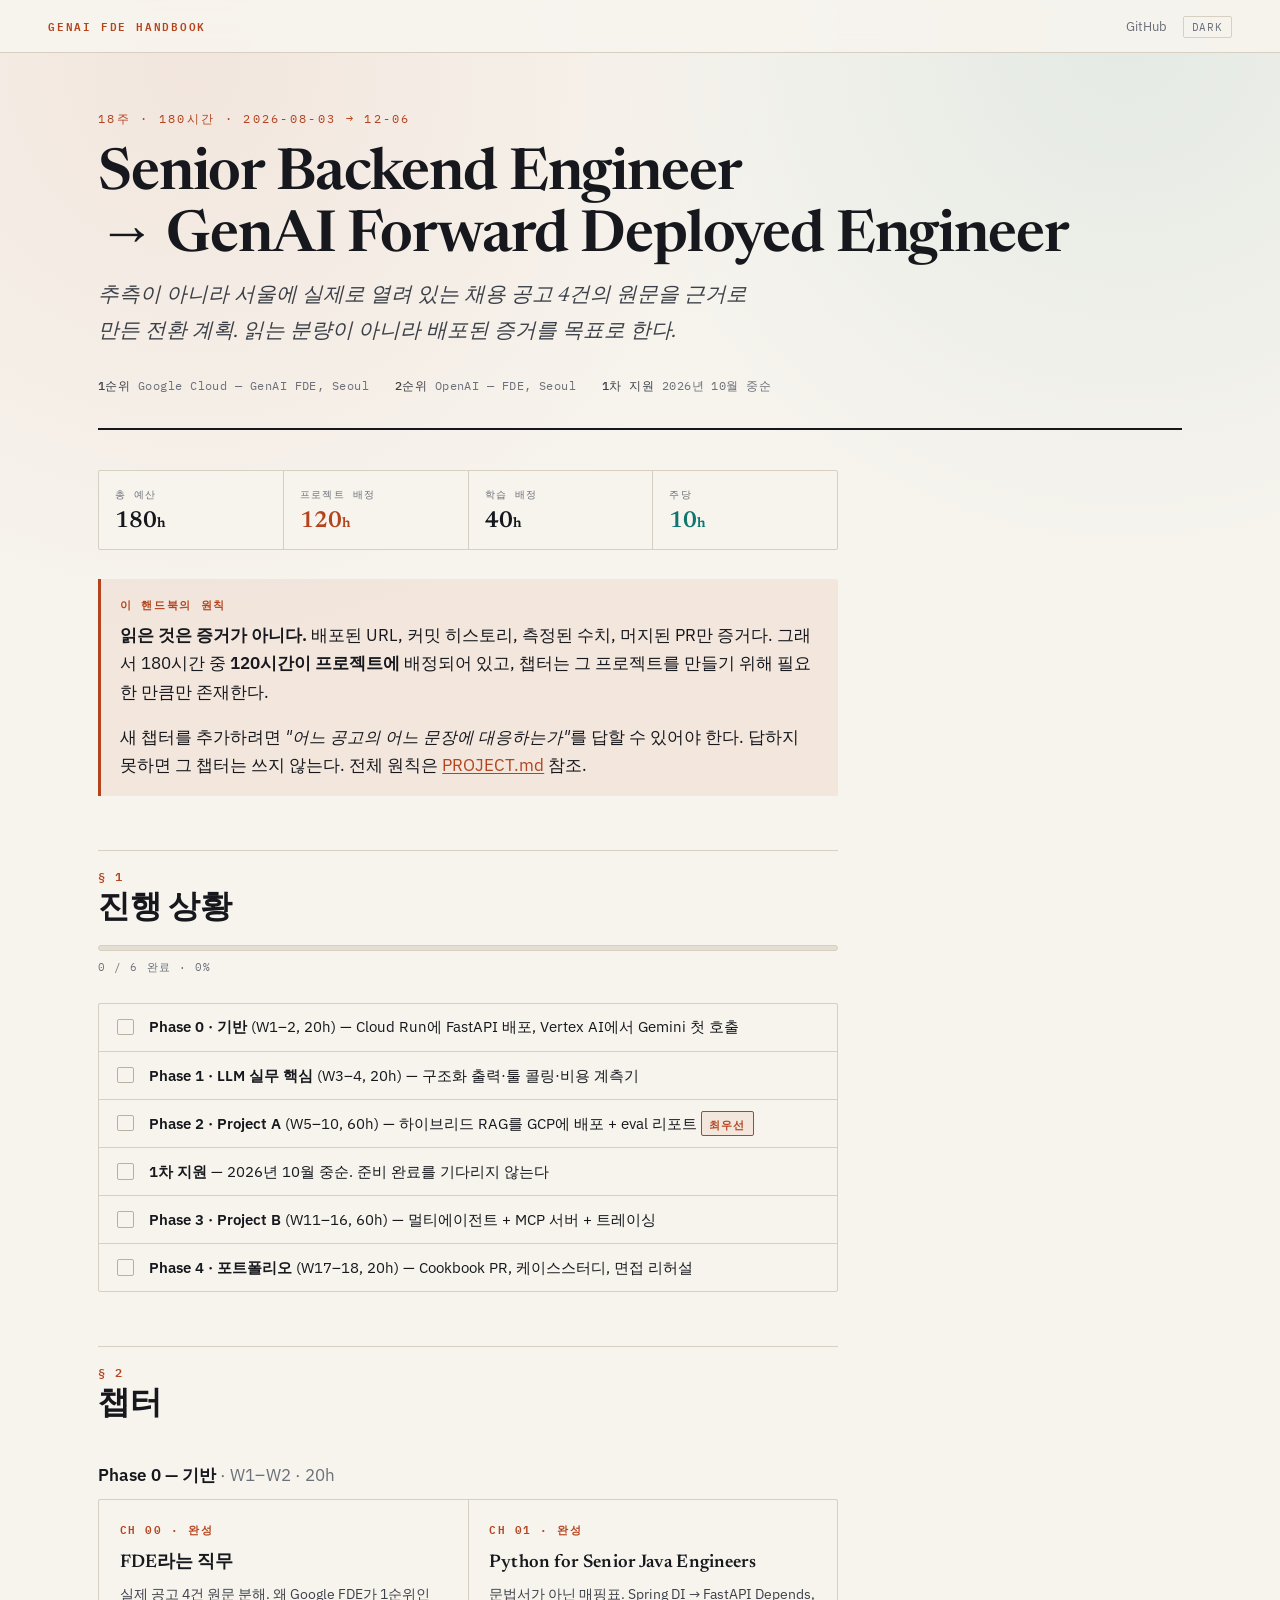
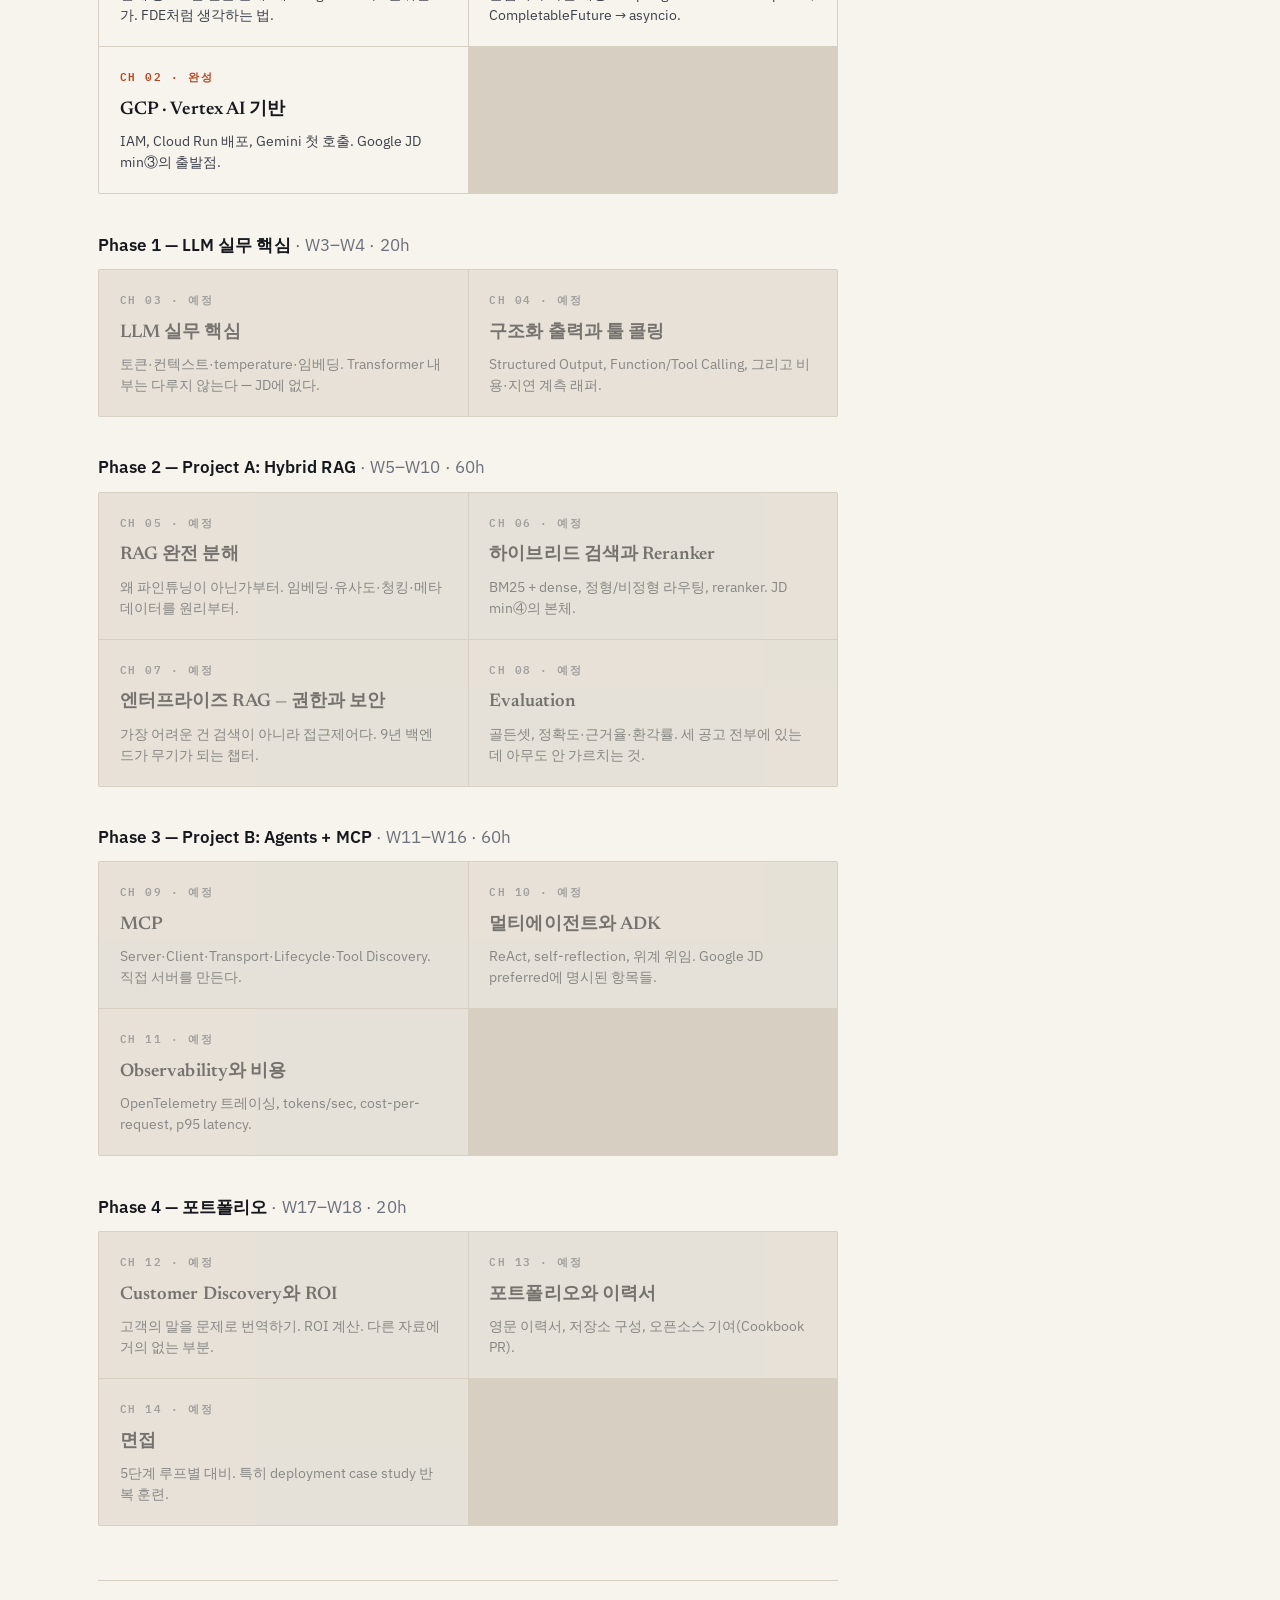
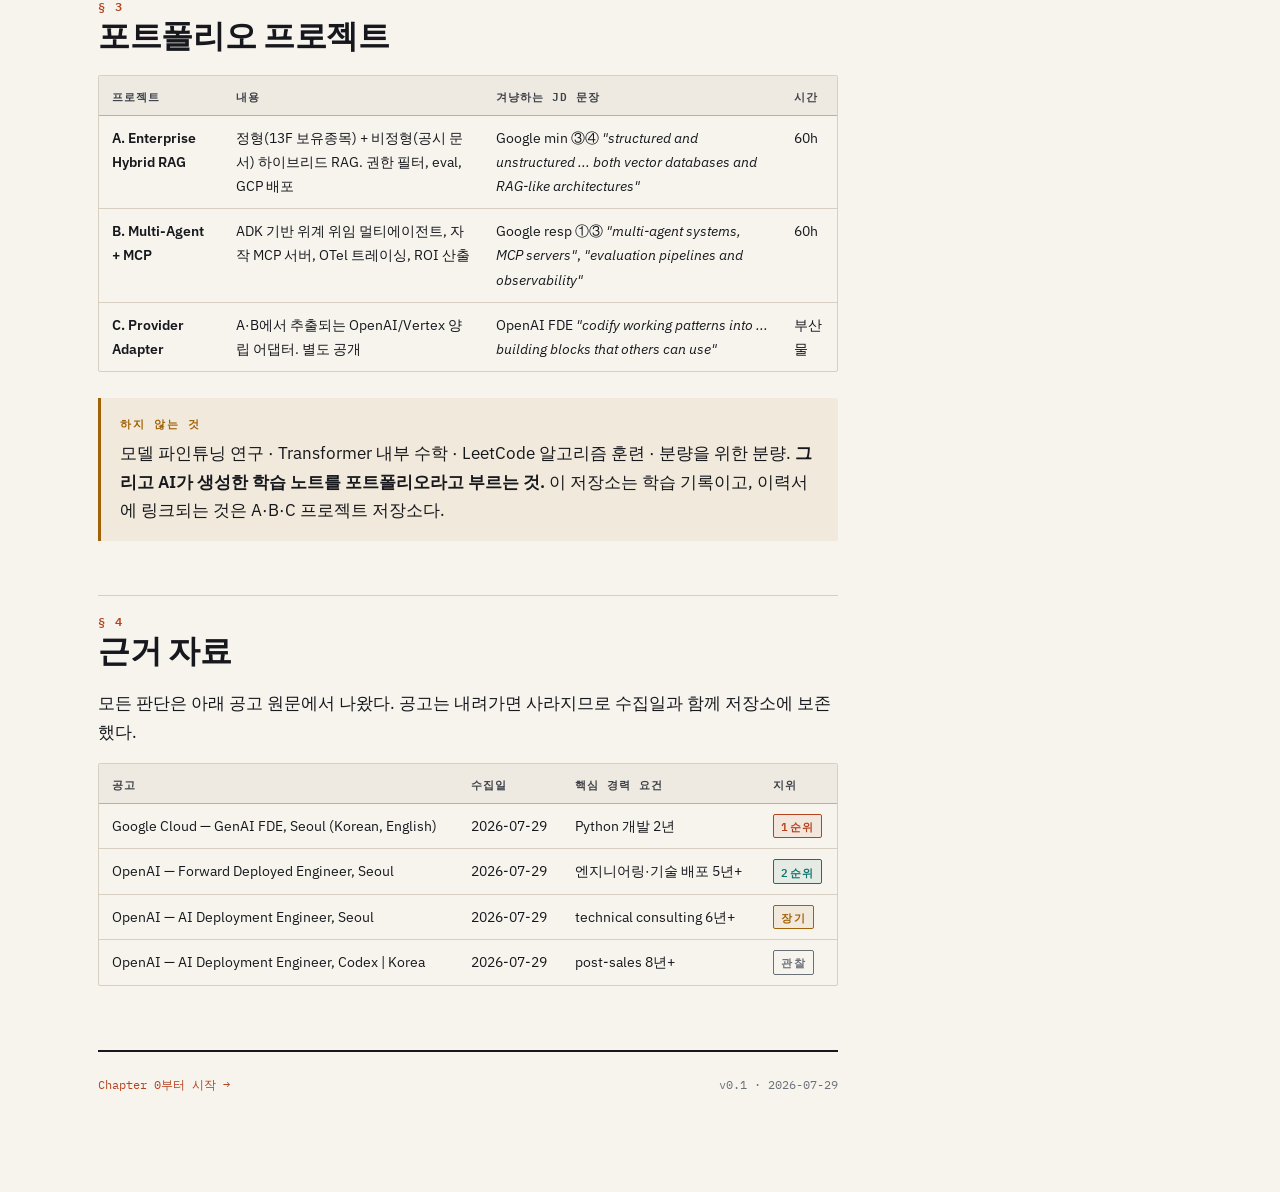
<file: docs/index.html>
<!doctype html>
<html lang="ko">
<head>
<meta charset="utf-8">
<meta name="viewport" content="width=device-width, initial-scale=1">
<title>GenAI FDE Handbook — Senior Backend Engineer → Forward Deployed Engineer</title>
<link rel="stylesheet" href="assets/handbook.css">
</head>
<body>

<header class="masthead">
  <span class="mark">GenAI FDE Handbook</span>
  <span class="sep"></span>
  <a href="https://github.com/yhkdsl/genai-fde-handbook">GitHub</a>
  <button id="themeToggle" type="button">DARK</button>
</header>

<div class="wrap">

<div class="chapter-head">
  <div class="kicker">18주 · 180시간 · 2026-08-03 → 12-06</div>
  <h1>Senior Backend Engineer<br>→ GenAI Forward Deployed Engineer</h1>
  <p class="sub">추측이 아니라 서울에 실제로 열려 있는 채용 공고 4건의 원문을 근거로 만든 전환 계획.
  읽는 분량이 아니라 배포된 증거를 목표로 한다.</p>
  <div class="chapter-meta">
    <span><b>1순위</b> Google Cloud — GenAI FDE, Seoul</span>
    <span><b>2순위</b> OpenAI — FDE, Seoul</span>
    <span><b>1차 지원</b> 2026년 10월 중순</span>
  </div>
</div>

<div class="prose">

<div class="stats">
  <div class="stat"><div class="k">총 예산</div><div class="v">180<span style="font-size:.6em">h</span></div></div>
  <div class="stat"><div class="k">프로젝트 배정</div><div class="v sig">120<span style="font-size:.6em">h</span></div></div>
  <div class="stat"><div class="k">학습 배정</div><div class="v">40<span style="font-size:.6em">h</span></div></div>
  <div class="stat"><div class="k">주당</div><div class="v ev">10<span style="font-size:.6em">h</span></div></div>
</div>

<div class="note signal">
  <span class="label">이 핸드북의 원칙</span>
  <p><strong>읽은 것은 증거가 아니다.</strong> 배포된 URL, 커밋 히스토리, 측정된 수치, 머지된 PR만 증거다.
  그래서 180시간 중 <strong>120시간이 프로젝트에</strong> 배정되어 있고, 챕터는 그 프로젝트를 만들기 위해 필요한 만큼만 존재한다.</p>
  <p>새 챕터를 추가하려면 <em>"어느 공고의 어느 문장에 대응하는가"</em>를 답할 수 있어야 한다.
  답하지 못하면 그 챕터는 쓰지 않는다. 전체 원칙은 <a href="https://github.com/yhkdsl/genai-fde-handbook/blob/main/PROJECT.md">PROJECT.md</a> 참조.</p>
</div>

<h2><span class="num">§ 1</span>진행 상황</h2>

<div class="progress" data-progress-for="phase-track">
  <div class="progress-bar"><div class="progress-fill"></div></div>
  <div class="progress-label">0 / 0 완료 · 0%</div>
</div>

<div id="phase-track">
<ul class="checklist">
  <li><label><input type="checkbox" data-id="p0"><span><strong>Phase 0 · 기반</strong> (W1–2, 20h) — Cloud Run에 FastAPI 배포, Vertex AI에서 Gemini 첫 호출</span></label></li>
  <li><label><input type="checkbox" data-id="p1"><span><strong>Phase 1 · LLM 실무 핵심</strong> (W3–4, 20h) — 구조화 출력·툴 콜링·비용 계측기</span></label></li>
  <li><label><input type="checkbox" data-id="p2"><span><strong>Phase 2 · Project A</strong> (W5–10, 60h) — 하이브리드 RAG를 GCP에 배포 + eval 리포트 <span class="pill p1">최우선</span></span></label></li>
  <li><label><input type="checkbox" data-id="apply"><span><strong>1차 지원</strong> — 2026년 10월 중순. 준비 완료를 기다리지 않는다</span></label></li>
  <li><label><input type="checkbox" data-id="p3"><span><strong>Phase 3 · Project B</strong> (W11–16, 60h) — 멀티에이전트 + MCP 서버 + 트레이싱</span></label></li>
  <li><label><input type="checkbox" data-id="p4"><span><strong>Phase 4 · 포트폴리오</strong> (W17–18, 20h) — Cookbook PR, 케이스스터디, 면접 리허설</span></label></li>
</ul>
</div>

<h2><span class="num">§ 2</span>챕터</h2>

<h3>Phase 0 — 기반 <span style="color:var(--ink-3);font-weight:400">· W1–W2 · 20h</span></h3>
<div class="cards">
  <a class="card" href="ch00-role-analysis.html">
    <div class="no">CH 00 · 완성</div>
    <h3>FDE라는 직무</h3>
    <p>실제 공고 4건 원문 분해. 왜 Google FDE가 1순위인가. FDE처럼 생각하는 법.</p>
  </a>
  <a class="card" href="ch01-python-for-java.html">
    <div class="no">CH 01 · 완성</div>
    <h3>Python for Senior Java Engineers</h3>
    <p>문법서가 아닌 매핑표. Spring DI → FastAPI Depends, CompletableFuture → asyncio.</p>
  </a>
  <a class="card" href="ch02-gcp-vertex.html">
    <div class="no">CH 02 · 완성</div>
    <h3>GCP · Vertex AI 기반</h3>
    <p>IAM, Cloud Run 배포, Gemini 첫 호출. Google JD min③의 출발점.</p>
  </a>
</div>

<h3>Phase 1 — LLM 실무 핵심 <span style="color:var(--ink-3);font-weight:400">· W3–W4 · 20h</span></h3>
<div class="cards">
  <div class="card pending">
    <div class="no">CH 03 · 예정</div>
    <h3>LLM 실무 핵심</h3>
    <p>토큰·컨텍스트·temperature·임베딩. Transformer 내부는 다루지 않는다 — JD에 없다.</p>
  </div>
  <div class="card pending">
    <div class="no">CH 04 · 예정</div>
    <h3>구조화 출력과 툴 콜링</h3>
    <p>Structured Output, Function/Tool Calling, 그리고 비용·지연 계측 래퍼.</p>
  </div>
</div>

<h3>Phase 2 — Project A: Hybrid RAG <span style="color:var(--ink-3);font-weight:400">· W5–W10 · 60h</span></h3>
<div class="cards">
  <div class="card pending">
    <div class="no">CH 05 · 예정</div>
    <h3>RAG 완전 분해</h3>
    <p>왜 파인튜닝이 아닌가부터. 임베딩·유사도·청킹·메타데이터를 원리부터.</p>
  </div>
  <div class="card pending">
    <div class="no">CH 06 · 예정</div>
    <h3>하이브리드 검색과 Reranker</h3>
    <p>BM25 + dense, 정형/비정형 라우팅, reranker. JD min④의 본체.</p>
  </div>
  <div class="card pending">
    <div class="no">CH 07 · 예정</div>
    <h3>엔터프라이즈 RAG — 권한과 보안</h3>
    <p>가장 어려운 건 검색이 아니라 접근제어다. 9년 백엔드가 무기가 되는 챕터.</p>
  </div>
  <div class="card pending">
    <div class="no">CH 08 · 예정</div>
    <h3>Evaluation</h3>
    <p>골든셋, 정확도·근거율·환각률. 세 공고 전부에 있는데 아무도 안 가르치는 것.</p>
  </div>
</div>

<h3>Phase 3 — Project B: Agents + MCP <span style="color:var(--ink-3);font-weight:400">· W11–W16 · 60h</span></h3>
<div class="cards">
  <div class="card pending">
    <div class="no">CH 09 · 예정</div>
    <h3>MCP</h3>
    <p>Server·Client·Transport·Lifecycle·Tool Discovery. 직접 서버를 만든다.</p>
  </div>
  <div class="card pending">
    <div class="no">CH 10 · 예정</div>
    <h3>멀티에이전트와 ADK</h3>
    <p>ReAct, self-reflection, 위계 위임. Google JD preferred에 명시된 항목들.</p>
  </div>
  <div class="card pending">
    <div class="no">CH 11 · 예정</div>
    <h3>Observability와 비용</h3>
    <p>OpenTelemetry 트레이싱, tokens/sec, cost-per-request, p95 latency.</p>
  </div>
</div>

<h3>Phase 4 — 포트폴리오 <span style="color:var(--ink-3);font-weight:400">· W17–W18 · 20h</span></h3>
<div class="cards">
  <div class="card pending">
    <div class="no">CH 12 · 예정</div>
    <h3>Customer Discovery와 ROI</h3>
    <p>고객의 말을 문제로 번역하기. ROI 계산. 다른 자료에 거의 없는 부분.</p>
  </div>
  <div class="card pending">
    <div class="no">CH 13 · 예정</div>
    <h3>포트폴리오와 이력서</h3>
    <p>영문 이력서, 저장소 구성, 오픈소스 기여(Cookbook PR).</p>
  </div>
  <div class="card pending">
    <div class="no">CH 14 · 예정</div>
    <h3>면접</h3>
    <p>5단계 루프별 대비. 특히 deployment case study 반복 훈련.</p>
  </div>
</div>

<h2><span class="num">§ 3</span>포트폴리오 프로젝트</h2>

<div class="table-scroll">
<table>
<thead><tr><th>프로젝트</th><th>내용</th><th>겨냥하는 JD 문장</th><th>시간</th></tr></thead>
<tbody>
<tr>
  <td><strong>A. Enterprise Hybrid RAG</strong></td>
  <td>정형(13F 보유종목) + 비정형(공시 문서) 하이브리드 RAG. 권한 필터, eval, GCP 배포</td>
  <td>Google min ③④ <em>"structured and unstructured ... both vector databases and RAG-like architectures"</em></td>
  <td>60h</td>
</tr>
<tr>
  <td><strong>B. Multi-Agent + MCP</strong></td>
  <td>ADK 기반 위계 위임 멀티에이전트, 자작 MCP 서버, OTel 트레이싱, ROI 산출</td>
  <td>Google resp ①③ <em>"multi-agent systems, MCP servers"</em>, <em>"evaluation pipelines and observability"</em></td>
  <td>60h</td>
</tr>
<tr>
  <td><strong>C. Provider Adapter</strong></td>
  <td>A·B에서 추출되는 OpenAI/Vertex 양립 어댑터. 별도 공개</td>
  <td>OpenAI FDE <em>"codify working patterns into ... building blocks that others can use"</em></td>
  <td>부산물</td>
</tr>
</tbody>
</table>
</div>

<div class="note warn">
  <span class="label">하지 않는 것</span>
  <p>모델 파인튜닝 연구 · Transformer 내부 수학 · LeetCode 알고리즘 훈련 ·
  분량을 위한 분량. <strong>그리고 AI가 생성한 학습 노트를 포트폴리오라고 부르는 것.</strong>
  이 저장소는 학습 기록이고, 이력서에 링크되는 것은 A·B·C 프로젝트 저장소다.</p>
</div>

<h2><span class="num">§ 4</span>근거 자료</h2>

<p>모든 판단은 아래 공고 원문에서 나왔다. 공고는 내려가면 사라지므로 수집일과 함께 저장소에 보존했다.</p>

<div class="table-scroll">
<table>
<thead><tr><th>공고</th><th>수집일</th><th>핵심 경력 요건</th><th>지위</th></tr></thead>
<tbody>
<tr><td>Google Cloud — GenAI FDE, Seoul (Korean, English)</td><td>2026-07-29</td><td>Python 개발 2년</td><td><span class="pill p1">1순위</span></td></tr>
<tr><td>OpenAI — Forward Deployed Engineer, Seoul</td><td>2026-07-29</td><td>엔지니어링·기술 배포 5년+</td><td><span class="pill p2">2순위</span></td></tr>
<tr><td>OpenAI — AI Deployment Engineer, Seoul</td><td>2026-07-29</td><td>technical consulting 6년+</td><td><span class="pill p3">장기</span></td></tr>
<tr><td>OpenAI — AI Deployment Engineer, Codex | Korea</td><td>2026-07-29</td><td>post-sales 8년+</td><td><span class="pill px">관찰</span></td></tr>
</tbody>
</table>
</div>

<div class="chapter-nav">
  <span><a href="ch00-role-analysis.html">Chapter 0부터 시작 →</a></span>
  <span style="color:var(--ink-3)">v0.1 · 2026-07-29</span>
</div>

</div><!-- /prose -->
</div><!-- /wrap -->

<script src="assets/handbook.js"></script>
</body>
</html>
</file>
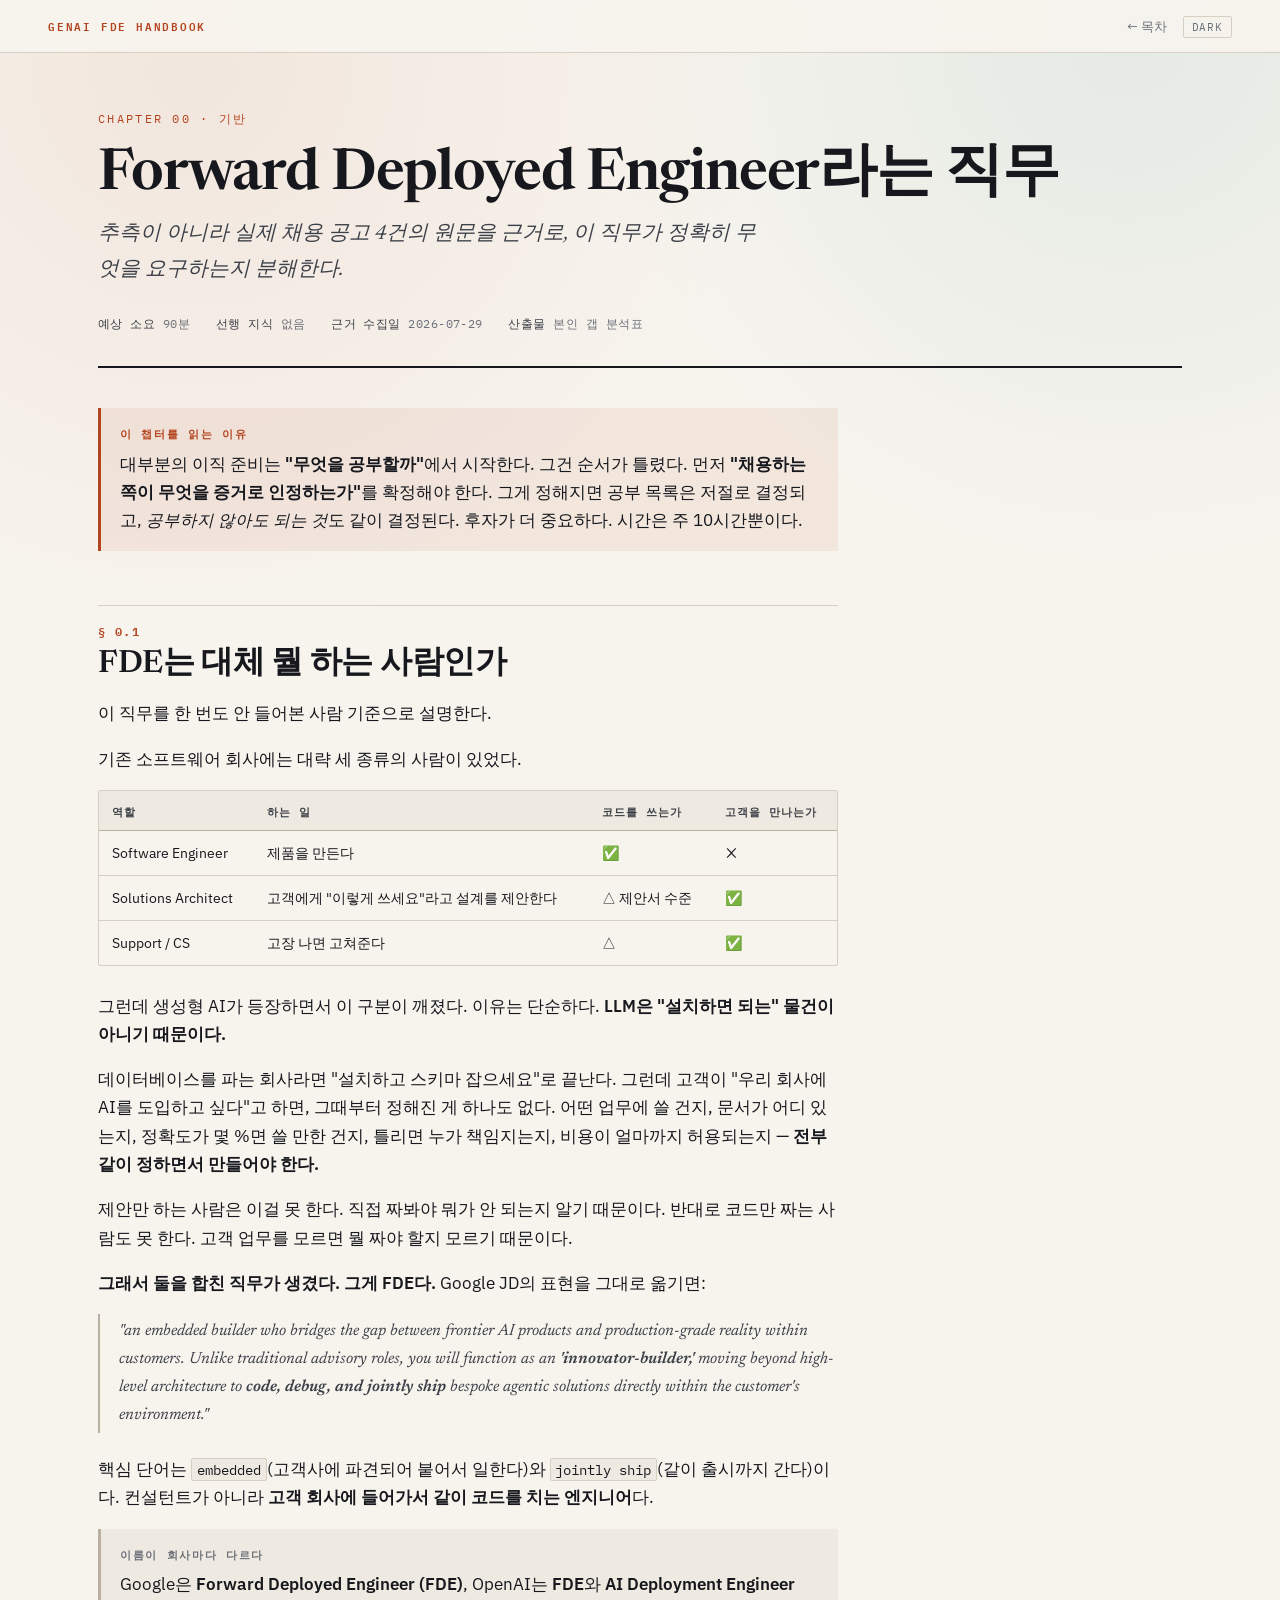
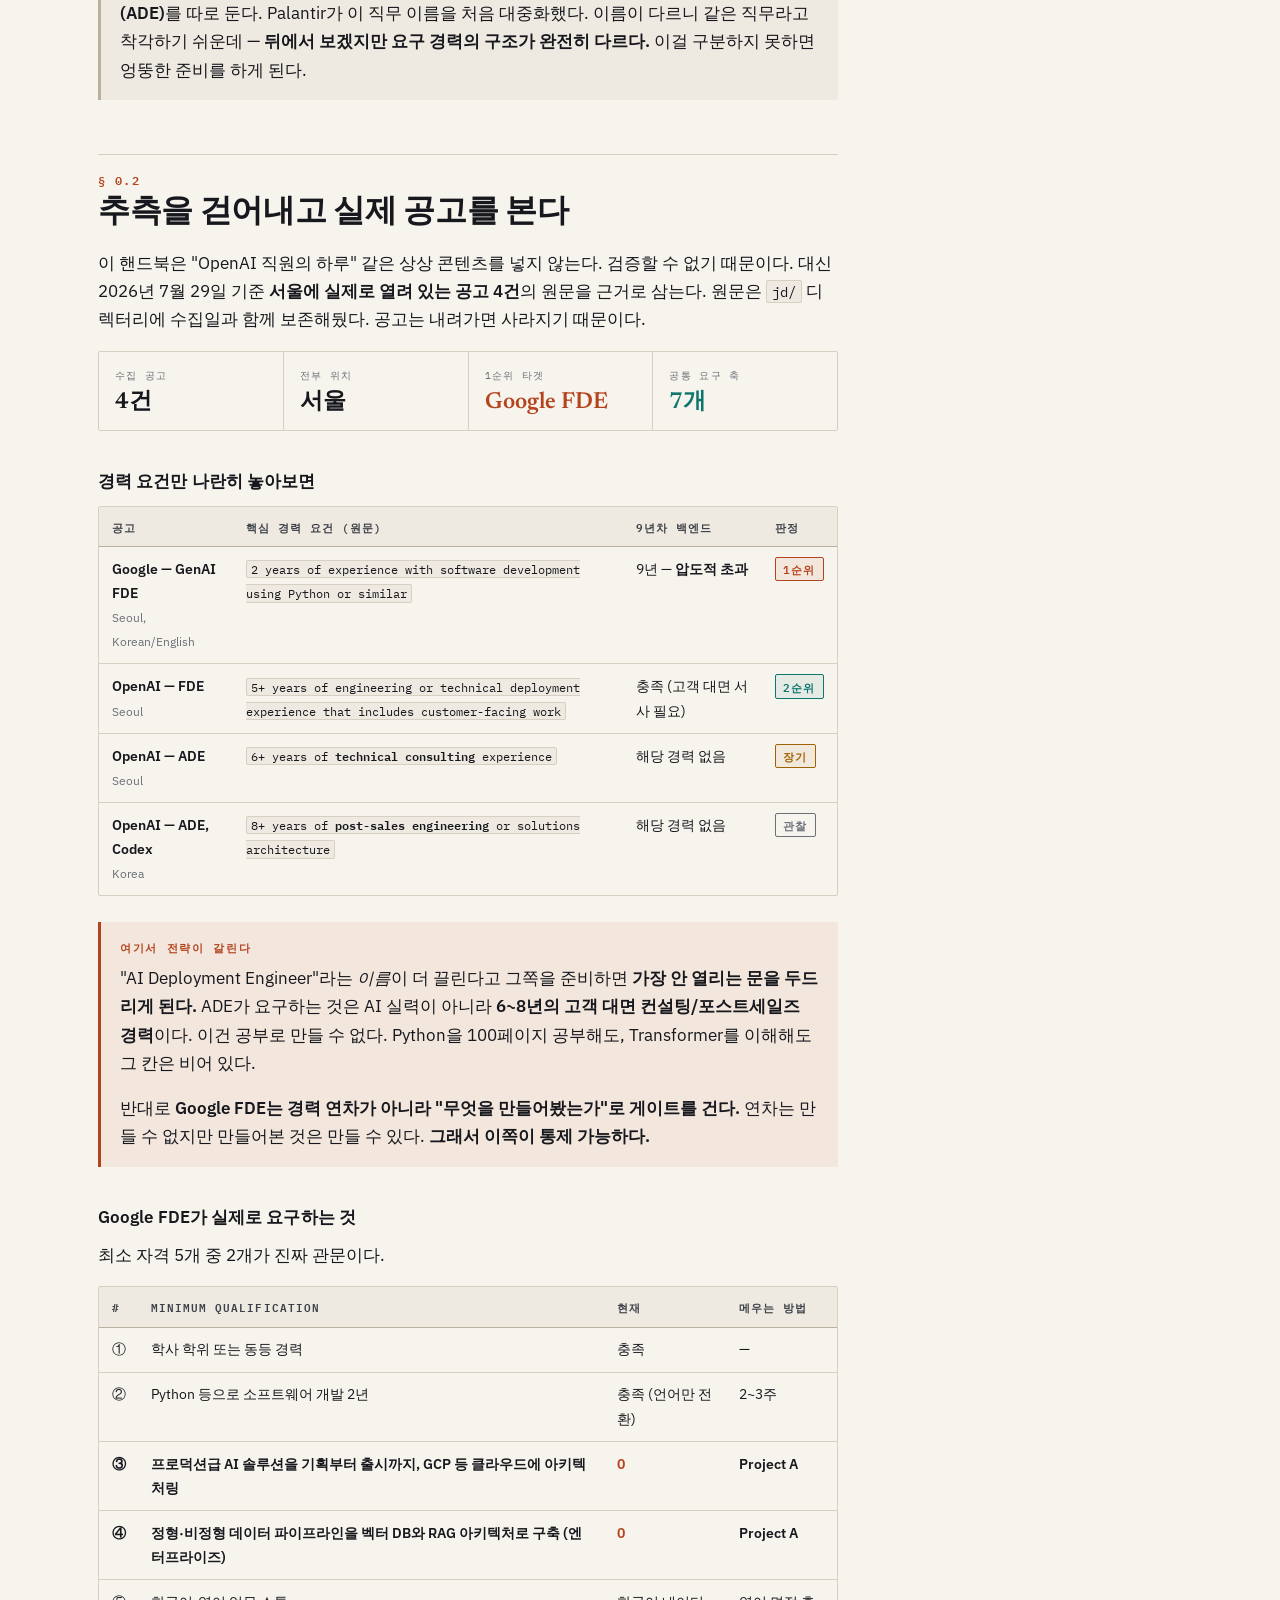
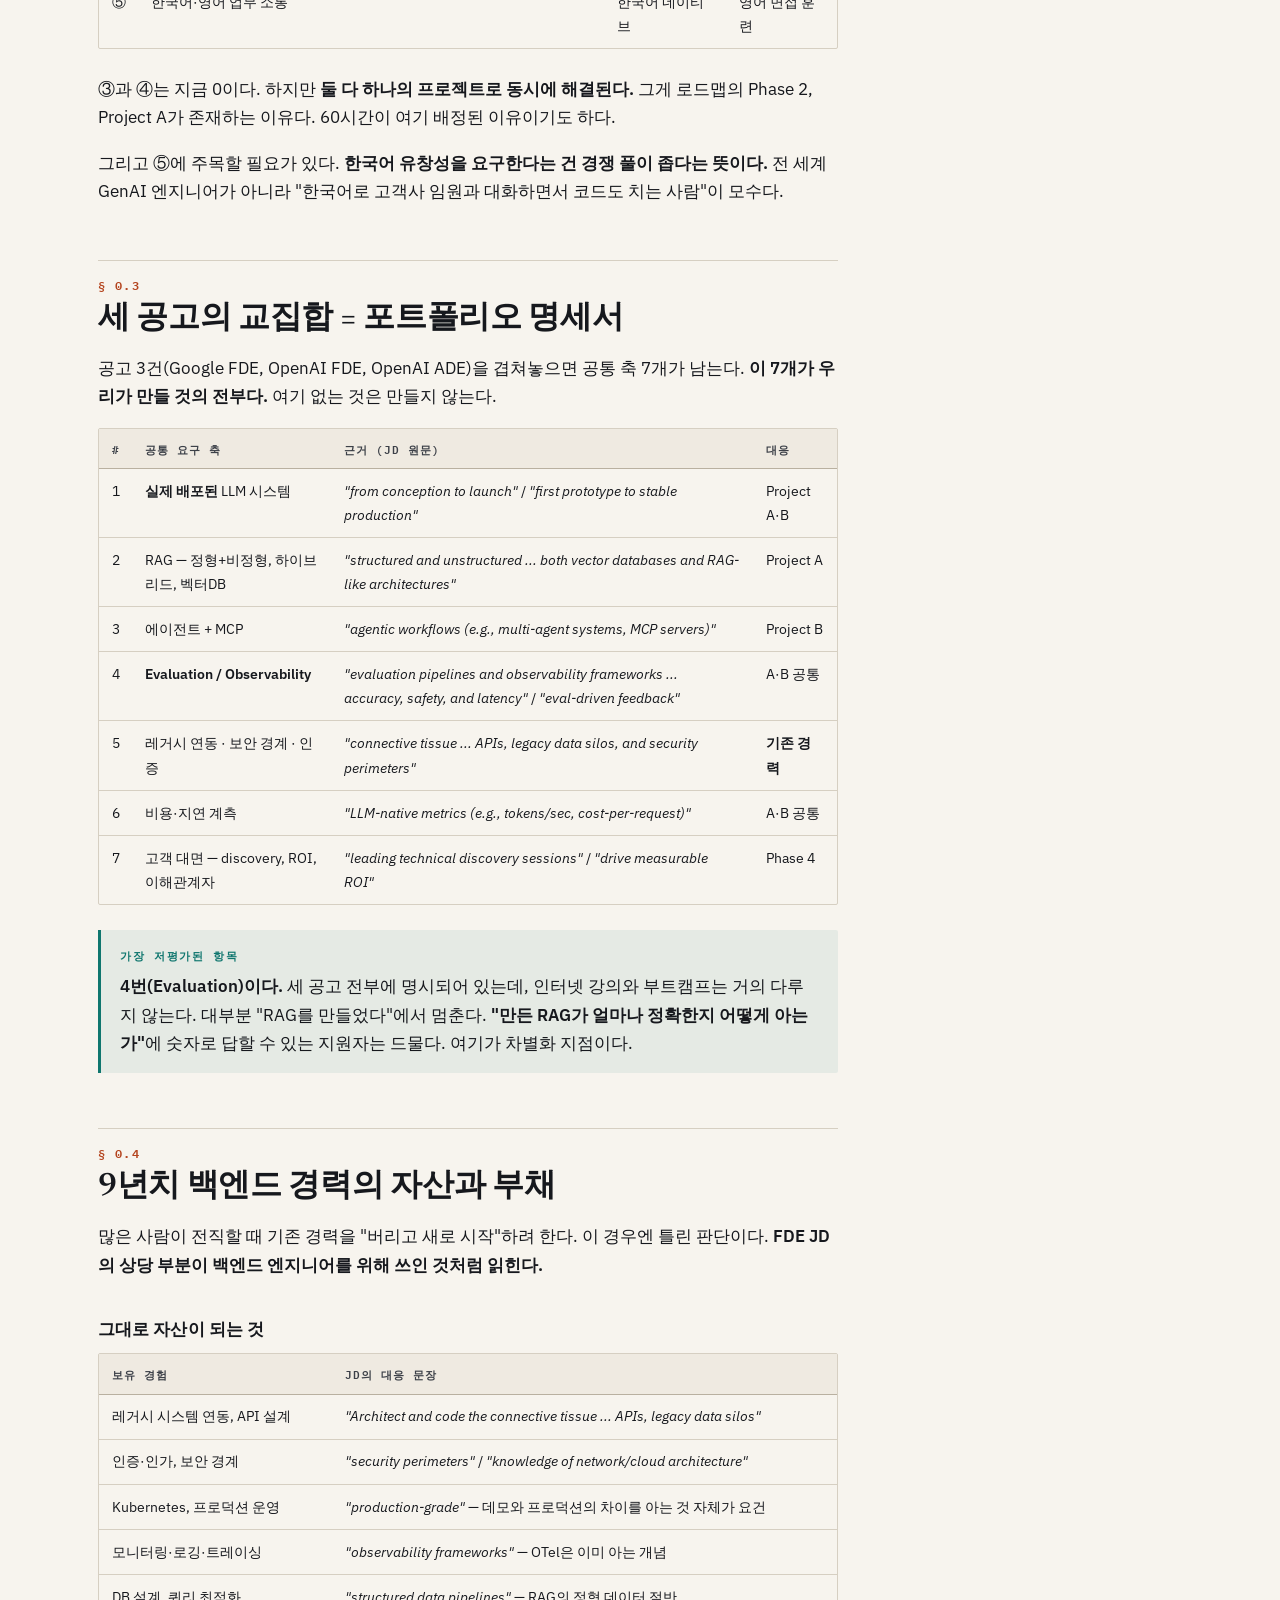
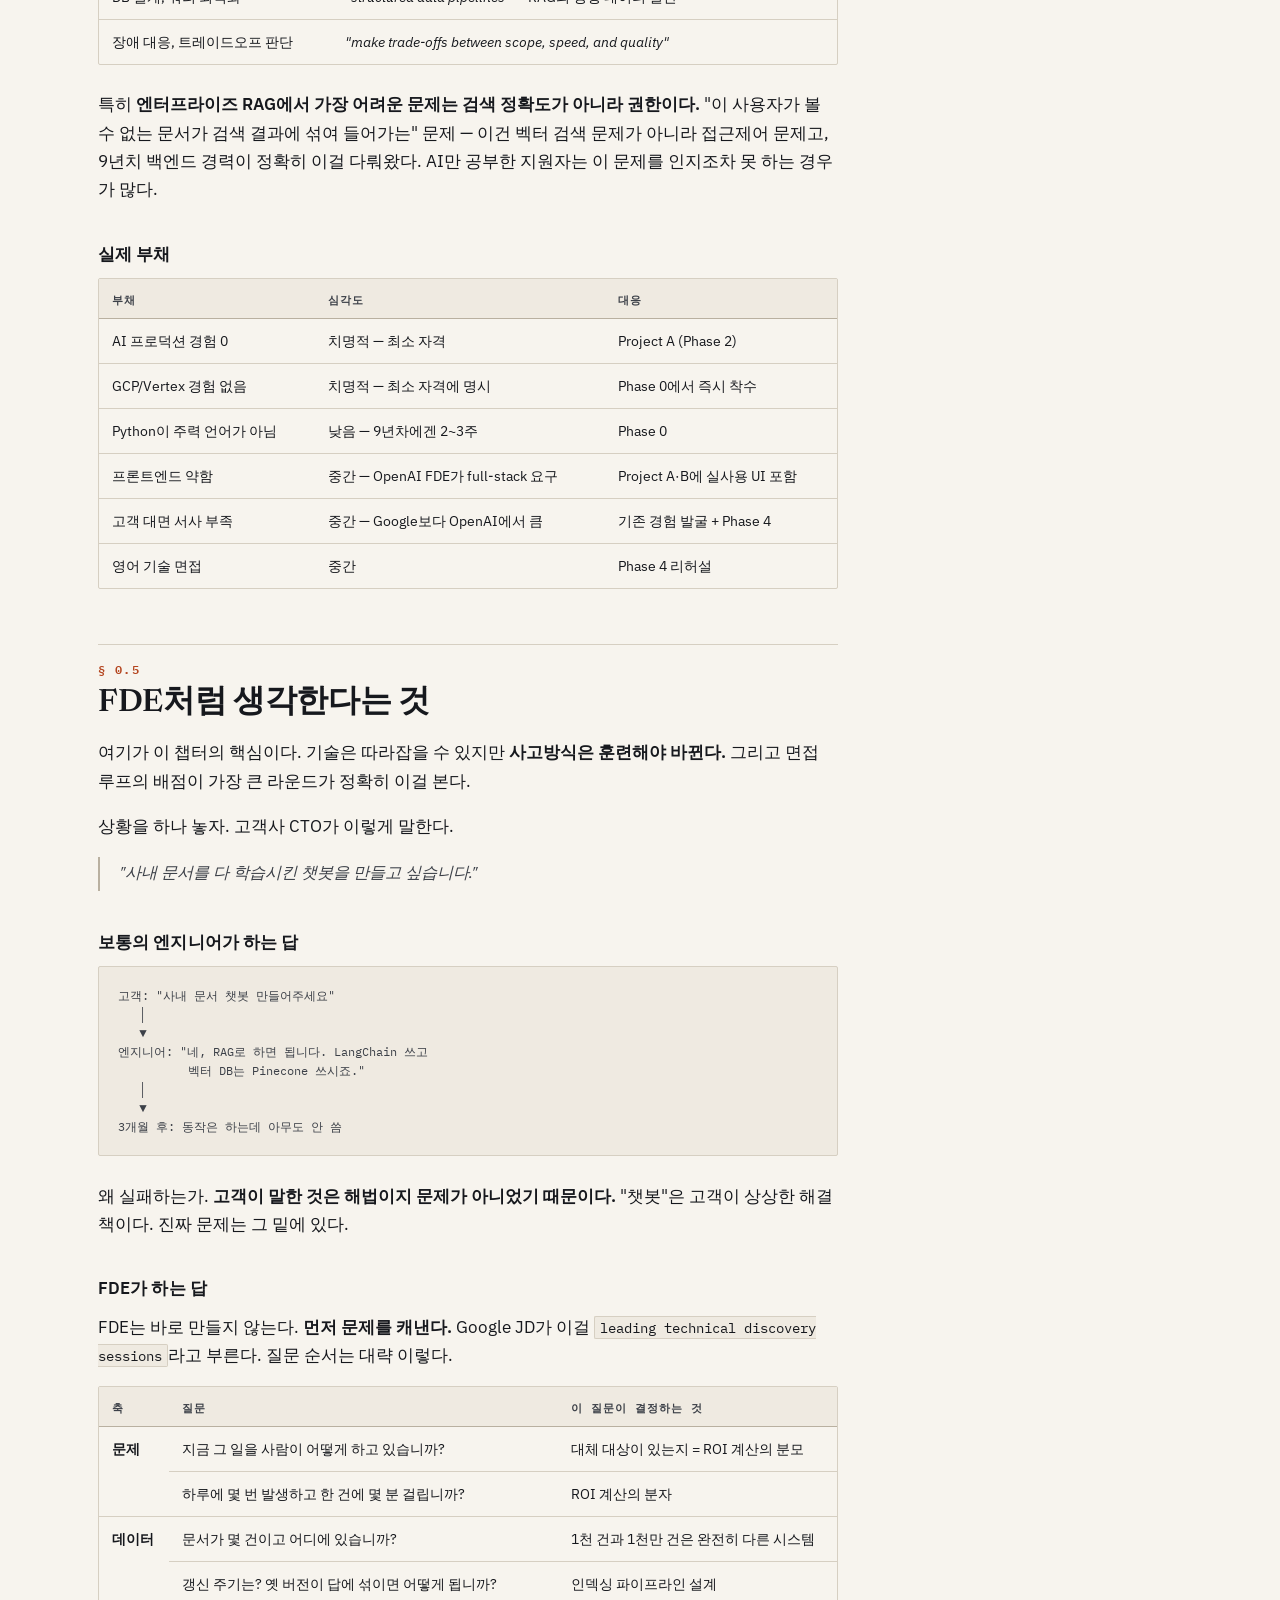
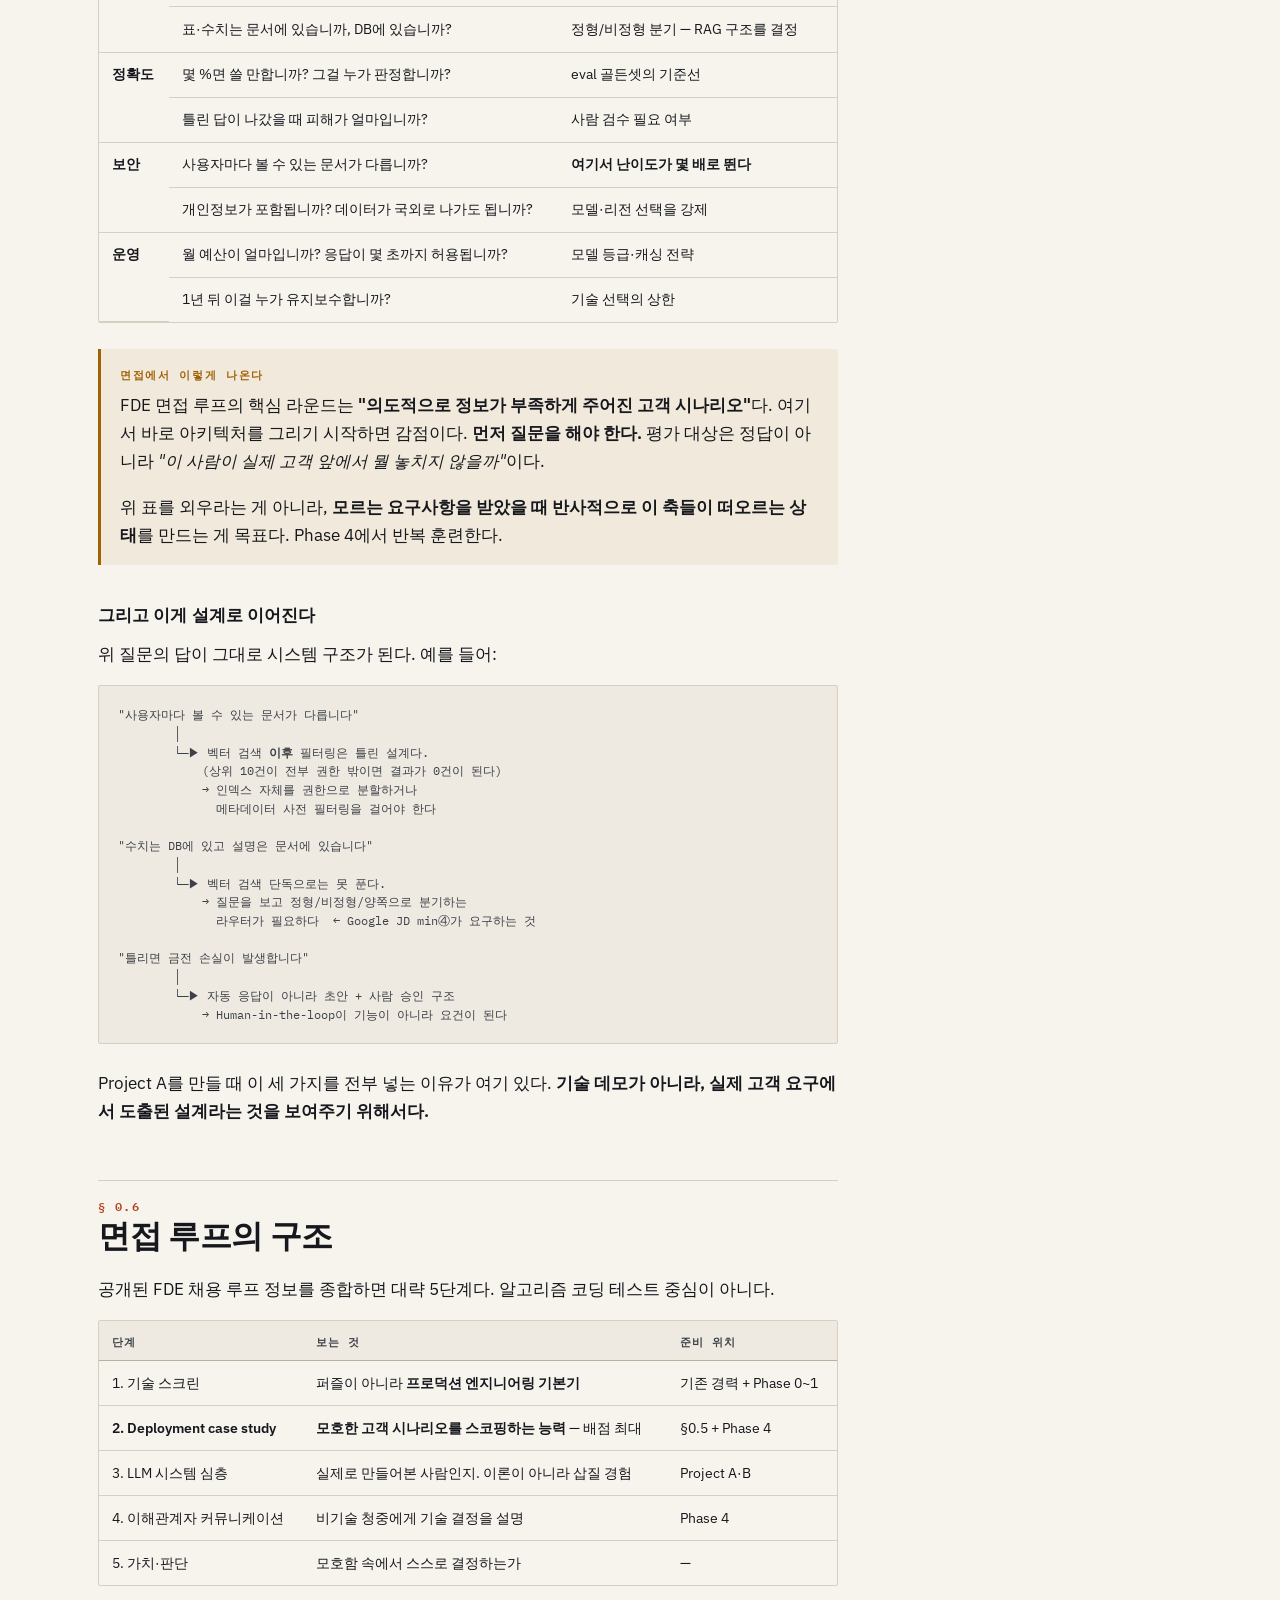
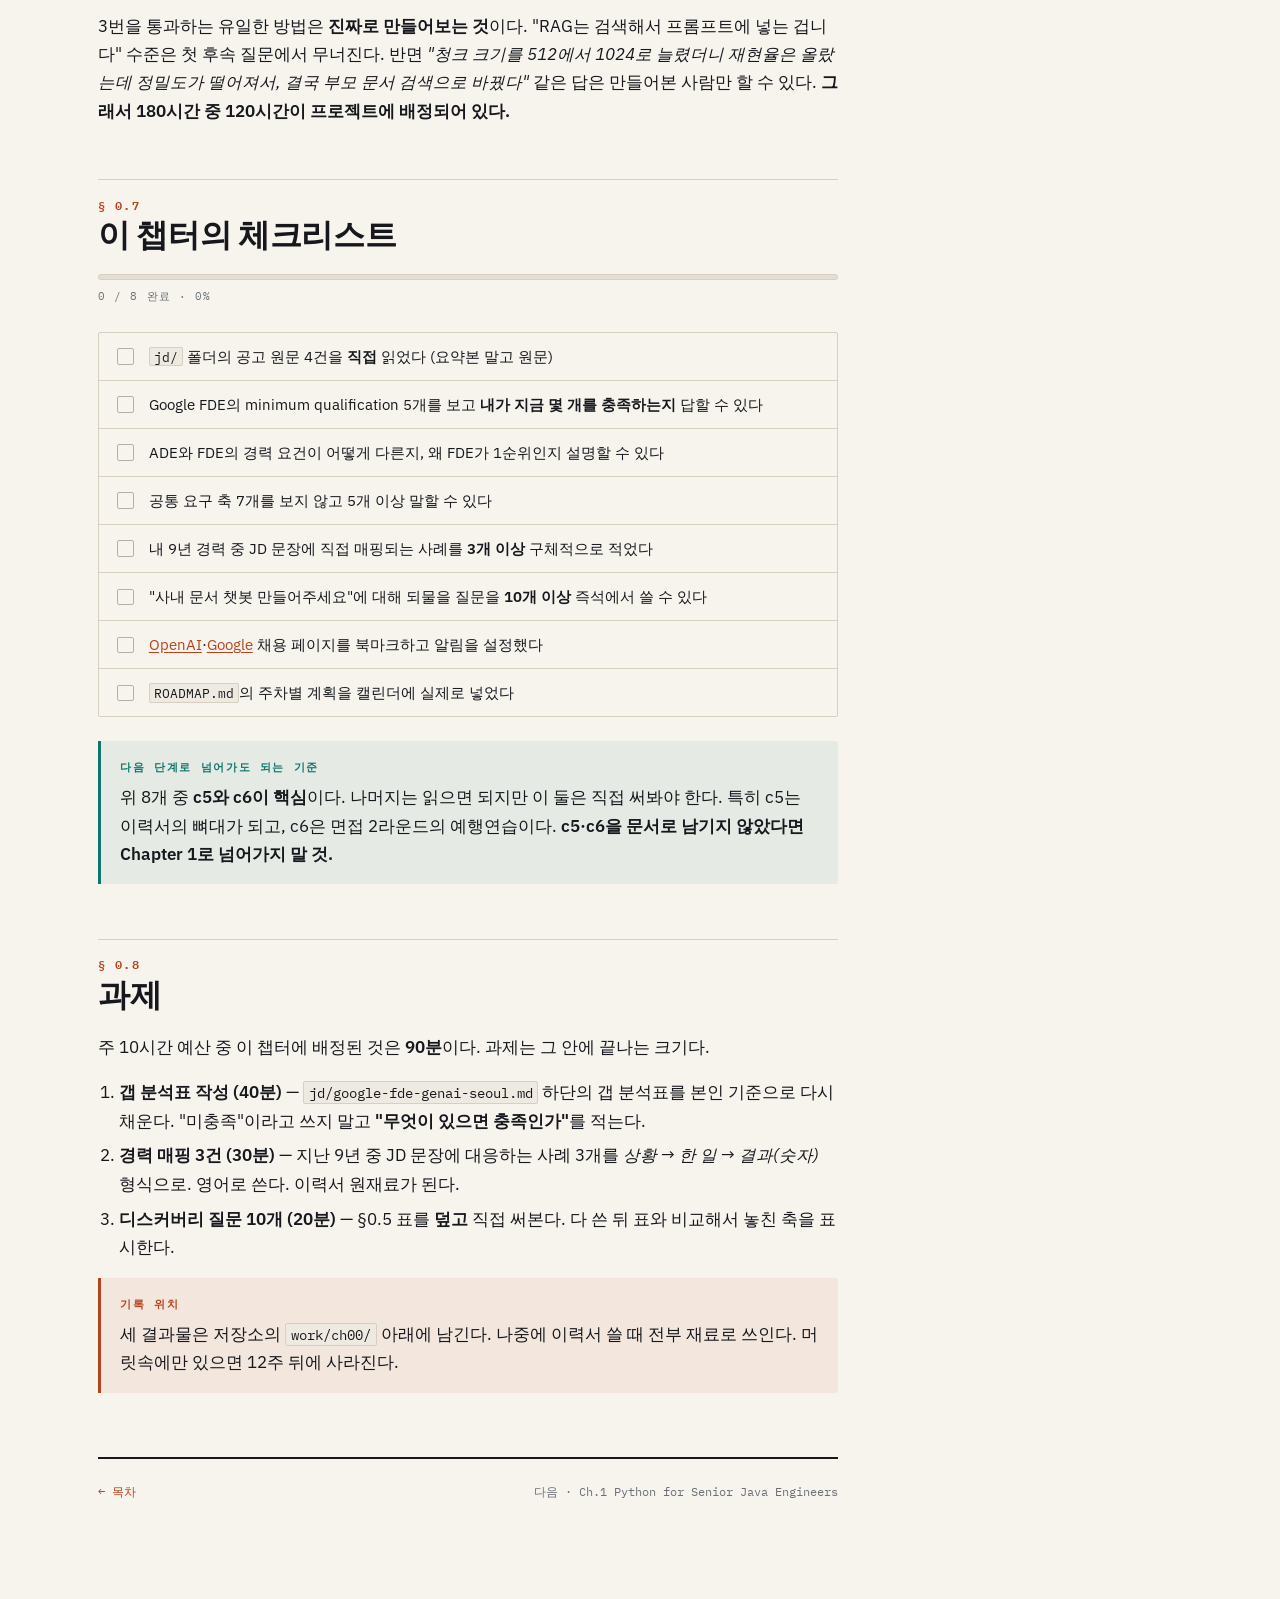
<file: docs/ch00-role-analysis.html>
<!doctype html>
<html lang="ko">
<head>
<meta charset="utf-8">
<meta name="viewport" content="width=device-width, initial-scale=1">
<title>Ch.0 — Forward Deployed Engineer라는 직무 | GenAI FDE Handbook</title>
<link rel="stylesheet" href="assets/handbook.css">
</head>
<body>

<header class="masthead">
  <span class="mark">GenAI FDE Handbook</span>
  <span class="sep"></span>
  <a href="index.html">← 목차</a>
  <button id="themeToggle" type="button">DARK</button>
</header>

<div class="wrap">

<div class="chapter-head">
  <div class="kicker">Chapter 00 · 기반</div>
  <h1>Forward Deployed Engineer라는 직무</h1>
  <p class="sub">추측이 아니라 실제 채용 공고 4건의 원문을 근거로, 이 직무가 정확히 무엇을 요구하는지 분해한다.</p>
  <div class="chapter-meta">
    <span><b>예상 소요</b> 90분</span>
    <span><b>선행 지식</b> 없음</span>
    <span><b>근거 수집일</b> 2026-07-29</span>
    <span><b>산출물</b> 본인 갭 분석표</span>
  </div>
</div>

<div class="prose">

<div class="note signal">
  <span class="label">이 챕터를 읽는 이유</span>
  <p>대부분의 이직 준비는 <strong>"무엇을 공부할까"</strong>에서 시작한다. 그건 순서가 틀렸다.
  먼저 <strong>"채용하는 쪽이 무엇을 증거로 인정하는가"</strong>를 확정해야 한다.
  그게 정해지면 공부 목록은 저절로 결정되고, <em>공부하지 않아도 되는 것</em>도 같이 결정된다.
  후자가 더 중요하다. 시간은 주 10시간뿐이다.</p>
</div>

<h2><span class="num">§ 0.1</span>FDE는 대체 뭘 하는 사람인가</h2>

<p>이 직무를 한 번도 안 들어본 사람 기준으로 설명한다.</p>

<p>기존 소프트웨어 회사에는 대략 세 종류의 사람이 있었다.</p>

<div class="table-scroll">
<table>
<thead><tr><th>역할</th><th>하는 일</th><th>코드를 쓰는가</th><th>고객을 만나는가</th></tr></thead>
<tbody>
<tr><td>Software Engineer</td><td>제품을 만든다</td><td>✅</td><td>❌</td></tr>
<tr><td>Solutions Architect</td><td>고객에게 "이렇게 쓰세요"라고 설계를 제안한다</td><td>△ 제안서 수준</td><td>✅</td></tr>
<tr><td>Support / CS</td><td>고장 나면 고쳐준다</td><td>△</td><td>✅</td></tr>
</tbody>
</table>
</div>

<p>그런데 생성형 AI가 등장하면서 이 구분이 깨졌다. 이유는 단순하다.
<strong>LLM은 "설치하면 되는" 물건이 아니기 때문이다.</strong></p>

<p>데이터베이스를 파는 회사라면 "설치하고 스키마 잡으세요"로 끝난다. 그런데 고객이
"우리 회사에 AI를 도입하고 싶다"고 하면, 그때부터 정해진 게 하나도 없다.
어떤 업무에 쓸 건지, 문서가 어디 있는지, 정확도가 몇 %면 쓸 만한 건지, 틀리면 누가 책임지는지,
비용이 얼마까지 허용되는지 — <strong>전부 같이 정하면서 만들어야 한다.</strong></p>

<p>제안만 하는 사람은 이걸 못 한다. 직접 짜봐야 뭐가 안 되는지 알기 때문이다.
반대로 코드만 짜는 사람도 못 한다. 고객 업무를 모르면 뭘 짜야 할지 모르기 때문이다.</p>

<p><strong>그래서 둘을 합친 직무가 생겼다. 그게 FDE다.</strong> Google JD의 표현을 그대로 옮기면:</p>

<blockquote>
"an embedded builder who bridges the gap between frontier AI products and production-grade reality within customers.
Unlike traditional advisory roles, you will function as an <strong>'innovator-builder,'</strong> moving beyond high-level
architecture to <strong>code, debug, and jointly ship</strong> bespoke agentic solutions directly within the customer's environment."
</blockquote>

<p>핵심 단어는 <code>embedded</code>(고객사에 파견되어 붙어서 일한다)와 <code>jointly ship</code>(같이 출시까지 간다)이다.
컨설턴트가 아니라 <strong>고객 회사에 들어가서 같이 코드를 치는 엔지니어</strong>다.</p>

<div class="note">
  <span class="label">이름이 회사마다 다르다</span>
  <p>Google은 <strong>Forward Deployed Engineer (FDE)</strong>, OpenAI는 <strong>FDE</strong>와
  <strong>AI Deployment Engineer (ADE)</strong>를 따로 둔다. Palantir가 이 직무 이름을 처음 대중화했다.
  이름이 다르니 같은 직무라고 착각하기 쉬운데 — <strong>뒤에서 보겠지만 요구 경력의 구조가 완전히 다르다.</strong>
  이걸 구분하지 못하면 엉뚱한 준비를 하게 된다.</p>
</div>

<h2><span class="num">§ 0.2</span>추측을 걷어내고 실제 공고를 본다</h2>

<p>이 핸드북은 "OpenAI 직원의 하루" 같은 상상 콘텐츠를 넣지 않는다. 검증할 수 없기 때문이다.
대신 2026년 7월 29일 기준 <strong>서울에 실제로 열려 있는 공고 4건</strong>의 원문을 근거로 삼는다.
원문은 <code>jd/</code> 디렉터리에 수집일과 함께 보존해뒀다. 공고는 내려가면 사라지기 때문이다.</p>

<div class="stats">
  <div class="stat"><div class="k">수집 공고</div><div class="v">4건</div></div>
  <div class="stat"><div class="k">전부 위치</div><div class="v">서울</div></div>
  <div class="stat"><div class="k">1순위 타겟</div><div class="v sig">Google FDE</div></div>
  <div class="stat"><div class="k">공통 요구 축</div><div class="v ev">7개</div></div>
</div>

<h3>경력 요건만 나란히 놓아보면</h3>

<div class="table-scroll">
<table>
<thead><tr><th>공고</th><th>핵심 경력 요건 (원문)</th><th>9년차 백엔드</th><th>판정</th></tr></thead>
<tbody>
<tr>
  <td><strong>Google — GenAI FDE</strong><br><span style="color:var(--ink-3);font-size:.85em">Seoul, Korean/English</span></td>
  <td><code>2 years of experience with software development using Python or similar</code></td>
  <td>9년 — <strong>압도적 초과</strong></td>
  <td><span class="pill p1">1순위</span></td>
</tr>
<tr>
  <td><strong>OpenAI — FDE</strong><br><span style="color:var(--ink-3);font-size:.85em">Seoul</span></td>
  <td><code>5+ years of engineering or technical deployment experience that includes customer-facing work</code></td>
  <td>충족 (고객 대면 서사 필요)</td>
  <td><span class="pill p2">2순위</span></td>
</tr>
<tr>
  <td><strong>OpenAI — ADE</strong><br><span style="color:var(--ink-3);font-size:.85em">Seoul</span></td>
  <td><code>6+ years of <strong>technical consulting</strong> experience</code></td>
  <td>해당 경력 없음</td>
  <td><span class="pill p3">장기</span></td>
</tr>
<tr>
  <td><strong>OpenAI — ADE, Codex</strong><br><span style="color:var(--ink-3);font-size:.85em">Korea</span></td>
  <td><code>8+ years of <strong>post-sales engineering</strong> or solutions architecture</code></td>
  <td>해당 경력 없음</td>
  <td><span class="pill px">관찰</span></td>
</tr>
</tbody>
</table>
</div>

<div class="note signal">
  <span class="label">여기서 전략이 갈린다</span>
  <p>"AI Deployment Engineer"라는 <em>이름</em>이 더 끌린다고 그쪽을 준비하면 <strong>가장 안 열리는 문을 두드리게 된다.</strong>
  ADE가 요구하는 것은 AI 실력이 아니라 <strong>6~8년의 고객 대면 컨설팅/포스트세일즈 경력</strong>이다.
  이건 공부로 만들 수 없다. Python을 100페이지 공부해도, Transformer를 이해해도 그 칸은 비어 있다.</p>
  <p>반대로 <strong>Google FDE는 경력 연차가 아니라 "무엇을 만들어봤는가"로 게이트를 건다.</strong>
  연차는 만들 수 없지만 만들어본 것은 만들 수 있다. <strong>그래서 이쪽이 통제 가능하다.</strong></p>
</div>

<h3>Google FDE가 실제로 요구하는 것</h3>

<p>최소 자격 5개 중 2개가 진짜 관문이다.</p>

<div class="table-scroll">
<table>
<thead><tr><th>#</th><th>Minimum qualification</th><th>현재</th><th>메우는 방법</th></tr></thead>
<tbody>
<tr><td>①</td><td>학사 학위 또는 동등 경력</td><td class="ok">충족</td><td>—</td></tr>
<tr><td>②</td><td>Python 등으로 소프트웨어 개발 2년</td><td>충족 (언어만 전환)</td><td>2~3주</td></tr>
<tr><td><strong>③</strong></td><td><strong>프로덕션급 AI 솔루션을 기획부터 출시까지, GCP 등 클라우드에 아키텍처링</strong></td><td style="color:var(--signal)"><strong>0</strong></td><td><strong>Project A</strong></td></tr>
<tr><td><strong>④</strong></td><td><strong>정형·비정형 데이터 파이프라인을 벡터 DB와 RAG 아키텍처로 구축 (엔터프라이즈)</strong></td><td style="color:var(--signal)"><strong>0</strong></td><td><strong>Project A</strong></td></tr>
<tr><td>⑤</td><td>한국어·영어 업무 소통</td><td>한국어 네이티브</td><td>영어 면접 훈련</td></tr>
</tbody>
</table>
</div>

<p>③과 ④는 지금 0이다. 하지만 <strong>둘 다 하나의 프로젝트로 동시에 해결된다.</strong>
그게 로드맵의 Phase 2, Project A가 존재하는 이유다. 60시간이 여기 배정된 이유이기도 하다.</p>

<p>그리고 ⑤에 주목할 필요가 있다. <strong>한국어 유창성을 요구한다는 건 경쟁 풀이 좁다는 뜻이다.</strong>
전 세계 GenAI 엔지니어가 아니라 "한국어로 고객사 임원과 대화하면서 코드도 치는 사람"이 모수다.</p>

<h2><span class="num">§ 0.3</span>세 공고의 교집합 = 포트폴리오 명세서</h2>

<p>공고 3건(Google FDE, OpenAI FDE, OpenAI ADE)을 겹쳐놓으면 공통 축 7개가 남는다.
<strong>이 7개가 우리가 만들 것의 전부다.</strong> 여기 없는 것은 만들지 않는다.</p>

<div class="table-scroll">
<table>
<thead><tr><th>#</th><th>공통 요구 축</th><th>근거 (JD 원문)</th><th>대응</th></tr></thead>
<tbody>
<tr><td>1</td><td><strong>실제 배포된</strong> LLM 시스템</td><td><em>"from conception to launch"</em> / <em>"first prototype to stable production"</em></td><td>Project A·B</td></tr>
<tr><td>2</td><td>RAG — 정형+비정형, 하이브리드, 벡터DB</td><td><em>"structured and unstructured ... both vector databases and RAG-like architectures"</em></td><td>Project A</td></tr>
<tr><td>3</td><td>에이전트 + MCP</td><td><em>"agentic workflows (e.g., multi-agent systems, MCP servers)"</em></td><td>Project B</td></tr>
<tr><td>4</td><td><strong>Evaluation / Observability</strong></td><td><em>"evaluation pipelines and observability frameworks ... accuracy, safety, and latency"</em> / <em>"eval-driven feedback"</em></td><td>A·B 공통</td></tr>
<tr><td>5</td><td>레거시 연동 · 보안 경계 · 인증</td><td><em>"connective tissue ... APIs, legacy data silos, and security perimeters"</em></td><td><strong>기존 경력</strong></td></tr>
<tr><td>6</td><td>비용·지연 계측</td><td><em>"LLM-native metrics (e.g., tokens/sec, cost-per-request)"</em></td><td>A·B 공통</td></tr>
<tr><td>7</td><td>고객 대면 — discovery, ROI, 이해관계자</td><td><em>"leading technical discovery sessions"</em> / <em>"drive measurable ROI"</em></td><td>Phase 4</td></tr>
</tbody>
</table>
</div>

<div class="note evidence">
  <span class="label">가장 저평가된 항목</span>
  <p><strong>4번(Evaluation)이다.</strong> 세 공고 전부에 명시되어 있는데, 인터넷 강의와 부트캠프는 거의 다루지 않는다.
  대부분 "RAG를 만들었다"에서 멈춘다. <strong>"만든 RAG가 얼마나 정확한지 어떻게 아는가"</strong>에 숫자로 답할 수 있는
  지원자는 드물다. 여기가 차별화 지점이다.</p>
</div>

<h2><span class="num">§ 0.4</span>9년치 백엔드 경력의 자산과 부채</h2>

<p>많은 사람이 전직할 때 기존 경력을 "버리고 새로 시작"하려 한다. 이 경우엔 틀린 판단이다.
<strong>FDE JD의 상당 부분이 백엔드 엔지니어를 위해 쓰인 것처럼 읽힌다.</strong></p>

<h3>그대로 자산이 되는 것</h3>

<div class="table-scroll">
<table>
<thead><tr><th>보유 경험</th><th>JD의 대응 문장</th></tr></thead>
<tbody>
<tr><td>레거시 시스템 연동, API 설계</td><td><em>"Architect and code the connective tissue ... APIs, legacy data silos"</em></td></tr>
<tr><td>인증·인가, 보안 경계</td><td><em>"security perimeters"</em> / <em>"knowledge of network/cloud architecture"</em></td></tr>
<tr><td>Kubernetes, 프로덕션 운영</td><td><em>"production-grade"</em> — 데모와 프로덕션의 차이를 아는 것 자체가 요건</td></tr>
<tr><td>모니터링·로깅·트레이싱</td><td><em>"observability frameworks"</em> — OTel은 이미 아는 개념</td></tr>
<tr><td>DB 설계, 쿼리 최적화</td><td><em>"structured data pipelines"</em> — RAG의 정형 데이터 절반</td></tr>
<tr><td>장애 대응, 트레이드오프 판단</td><td><em>"make trade-offs between scope, speed, and quality"</em></td></tr>
</tbody>
</table>
</div>

<p>특히 <strong>엔터프라이즈 RAG에서 가장 어려운 문제는 검색 정확도가 아니라 권한이다.</strong>
"이 사용자가 볼 수 없는 문서가 검색 결과에 섞여 들어가는" 문제 — 이건 벡터 검색 문제가 아니라
접근제어 문제고, 9년치 백엔드 경력이 정확히 이걸 다뤄왔다.
AI만 공부한 지원자는 이 문제를 인지조차 못 하는 경우가 많다.</p>

<h3>실제 부채</h3>

<div class="table-scroll">
<table>
<thead><tr><th>부채</th><th>심각도</th><th>대응</th></tr></thead>
<tbody>
<tr><td>AI 프로덕션 경험 0</td><td>치명적 — 최소 자격</td><td>Project A (Phase 2)</td></tr>
<tr><td>GCP/Vertex 경험 없음</td><td>치명적 — 최소 자격에 명시</td><td>Phase 0에서 즉시 착수</td></tr>
<tr><td>Python이 주력 언어가 아님</td><td>낮음 — 9년차에겐 2~3주</td><td>Phase 0</td></tr>
<tr><td>프론트엔드 약함</td><td>중간 — OpenAI FDE가 full-stack 요구</td><td>Project A·B에 실사용 UI 포함</td></tr>
<tr><td>고객 대면 서사 부족</td><td>중간 — Google보다 OpenAI에서 큼</td><td>기존 경험 발굴 + Phase 4</td></tr>
<tr><td>영어 기술 면접</td><td>중간</td><td>Phase 4 리허설</td></tr>
</tbody>
</table>
</div>

<h2><span class="num">§ 0.5</span>FDE처럼 생각한다는 것</h2>

<p>여기가 이 챕터의 핵심이다. 기술은 따라잡을 수 있지만 <strong>사고방식은 훈련해야 바뀐다.</strong>
그리고 면접 루프의 배점이 가장 큰 라운드가 정확히 이걸 본다.</p>

<p>상황을 하나 놓자. 고객사 CTO가 이렇게 말한다.</p>

<blockquote>"사내 문서를 다 학습시킨 챗봇을 만들고 싶습니다."</blockquote>

<h3>보통의 엔지니어가 하는 답</h3>

<div class="diagram">고객: "사내 문서 챗봇 만들어주세요"
   │
   ▼
엔지니어: "네, RAG로 하면 됩니다. LangChain 쓰고
          벡터 DB는 Pinecone 쓰시죠."
   │
   ▼
3개월 후: 동작은 하는데 아무도 안 씀</div>

<p>왜 실패하는가. <strong>고객이 말한 것은 해법이지 문제가 아니었기 때문이다.</strong>
"챗봇"은 고객이 상상한 해결책이다. 진짜 문제는 그 밑에 있다.</p>

<h3>FDE가 하는 답</h3>

<p>FDE는 바로 만들지 않는다. <strong>먼저 문제를 캐낸다.</strong> Google JD가 이걸
<code>leading technical discovery sessions</code>라고 부른다. 질문 순서는 대략 이렇다.</p>

<div class="table-scroll">
<table>
<thead><tr><th>축</th><th>질문</th><th>이 질문이 결정하는 것</th></tr></thead>
<tbody>
<tr><td rowspan="2"><strong>문제</strong></td><td>지금 그 일을 사람이 어떻게 하고 있습니까?</td><td>대체 대상이 있는지 = ROI 계산의 분모</td></tr>
<tr><td>하루에 몇 번 발생하고 한 건에 몇 분 걸립니까?</td><td>ROI 계산의 분자</td></tr>
<tr><td rowspan="3"><strong>데이터</strong></td><td>문서가 몇 건이고 어디에 있습니까?</td><td>1천 건과 1천만 건은 완전히 다른 시스템</td></tr>
<tr><td>갱신 주기는? 옛 버전이 답에 섞이면 어떻게 됩니까?</td><td>인덱싱 파이프라인 설계</td></tr>
<tr><td>표·수치는 문서에 있습니까, DB에 있습니까?</td><td>정형/비정형 분기 — RAG 구조를 결정</td></tr>
<tr><td rowspan="2"><strong>정확도</strong></td><td>몇 %면 쓸 만합니까? 그걸 누가 판정합니까?</td><td>eval 골든셋의 기준선</td></tr>
<tr><td>틀린 답이 나갔을 때 피해가 얼마입니까?</td><td>사람 검수 필요 여부</td></tr>
<tr><td rowspan="2"><strong>보안</strong></td><td>사용자마다 볼 수 있는 문서가 다릅니까?</td><td><strong>여기서 난이도가 몇 배로 뛴다</strong></td></tr>
<tr><td>개인정보가 포함됩니까? 데이터가 국외로 나가도 됩니까?</td><td>모델·리전 선택을 강제</td></tr>
<tr><td rowspan="2"><strong>운영</strong></td><td>월 예산이 얼마입니까? 응답이 몇 초까지 허용됩니까?</td><td>모델 등급·캐싱 전략</td></tr>
<tr><td>1년 뒤 이걸 누가 유지보수합니까?</td><td>기술 선택의 상한</td></tr>
</tbody>
</table>
</div>

<div class="note warn">
  <span class="label">면접에서 이렇게 나온다</span>
  <p>FDE 면접 루프의 핵심 라운드는 <strong>"의도적으로 정보가 부족하게 주어진 고객 시나리오"</strong>다.
  여기서 바로 아키텍처를 그리기 시작하면 감점이다. <strong>먼저 질문을 해야 한다.</strong>
  평가 대상은 정답이 아니라 <em>"이 사람이 실제 고객 앞에서 뭘 놓치지 않을까"</em>이다.</p>
  <p>위 표를 외우라는 게 아니라, <strong>모르는 요구사항을 받았을 때 반사적으로 이 축들이 떠오르는 상태</strong>를
  만드는 게 목표다. Phase 4에서 반복 훈련한다.</p>
</div>

<h3>그리고 이게 설계로 이어진다</h3>

<p>위 질문의 답이 그대로 시스템 구조가 된다. 예를 들어:</p>

<div class="diagram">"사용자마다 볼 수 있는 문서가 다릅니다"
        │
        └─▶ 벡터 검색 <b>이후</b> 필터링은 틀린 설계다.
            (상위 10건이 전부 권한 밖이면 결과가 0건이 된다)
            → 인덱스 자체를 권한으로 분할하거나
              메타데이터 사전 필터링을 걸어야 한다

"수치는 DB에 있고 설명은 문서에 있습니다"
        │
        └─▶ 벡터 검색 단독으로는 못 푼다.
            → 질문을 보고 정형/비정형/양쪽으로 분기하는
              라우터가 필요하다  ← Google JD min④가 요구하는 것

"틀리면 금전 손실이 발생합니다"
        │
        └─▶ 자동 응답이 아니라 초안 + 사람 승인 구조
            → Human-in-the-loop이 기능이 아니라 요건이 된다</div>

<p>Project A를 만들 때 이 세 가지를 전부 넣는 이유가 여기 있다.
<strong>기술 데모가 아니라, 실제 고객 요구에서 도출된 설계라는 것을 보여주기 위해서다.</strong></p>

<h2><span class="num">§ 0.6</span>면접 루프의 구조</h2>

<p>공개된 FDE 채용 루프 정보를 종합하면 대략 5단계다. 알고리즘 코딩 테스트 중심이 아니다.</p>

<div class="table-scroll">
<table>
<thead><tr><th>단계</th><th>보는 것</th><th>준비 위치</th></tr></thead>
<tbody>
<tr><td>1. 기술 스크린</td><td>퍼즐이 아니라 <strong>프로덕션 엔지니어링 기본기</strong></td><td>기존 경력 + Phase 0~1</td></tr>
<tr><td><strong>2. Deployment case study</strong></td><td><strong>모호한 고객 시나리오를 스코핑하는 능력</strong> — 배점 최대</td><td>§0.5 + Phase 4</td></tr>
<tr><td>3. LLM 시스템 심층</td><td>실제로 만들어본 사람인지. 이론이 아니라 삽질 경험</td><td>Project A·B</td></tr>
<tr><td>4. 이해관계자 커뮤니케이션</td><td>비기술 청중에게 기술 결정을 설명</td><td>Phase 4</td></tr>
<tr><td>5. 가치·판단</td><td>모호함 속에서 스스로 결정하는가</td><td>—</td></tr>
</tbody>
</table>
</div>

<p>3번을 통과하는 유일한 방법은 <strong>진짜로 만들어보는 것</strong>이다.
"RAG는 검색해서 프롬프트에 넣는 겁니다" 수준은 첫 후속 질문에서 무너진다.
반면 <em>"청크 크기를 512에서 1024로 늘렸더니 재현율은 올랐는데 정밀도가 떨어져서, 결국 부모 문서 검색으로 바꿨다"</em>
같은 답은 만들어본 사람만 할 수 있다. <strong>그래서 180시간 중 120시간이 프로젝트에 배정되어 있다.</strong></p>

<h2><span class="num">§ 0.7</span>이 챕터의 체크리스트</h2>

<div class="progress" data-progress-for="ch0-check">
  <div class="progress-bar"><div class="progress-fill"></div></div>
  <div class="progress-label">0 / 0 완료 · 0%</div>
</div>

<div id="ch0-check">
<ul class="checklist">
  <li><label><input type="checkbox" data-id="c1"><span><code>jd/</code> 폴더의 공고 원문 4건을 <strong>직접</strong> 읽었다 (요약본 말고 원문)</span></label></li>
  <li><label><input type="checkbox" data-id="c2"><span>Google FDE의 minimum qualification 5개를 보고 <strong>내가 지금 몇 개를 충족하는지</strong> 답할 수 있다</span></label></li>
  <li><label><input type="checkbox" data-id="c3"><span>ADE와 FDE의 경력 요건이 어떻게 다른지, 왜 FDE가 1순위인지 설명할 수 있다</span></label></li>
  <li><label><input type="checkbox" data-id="c4"><span>공통 요구 축 7개를 보지 않고 5개 이상 말할 수 있다</span></label></li>
  <li><label><input type="checkbox" data-id="c5"><span>내 9년 경력 중 JD 문장에 직접 매핑되는 사례를 <strong>3개 이상</strong> 구체적으로 적었다</span></label></li>
  <li><label><input type="checkbox" data-id="c6"><span>"사내 문서 챗봇 만들어주세요"에 대해 되물을 질문을 <strong>10개 이상</strong> 즉석에서 쓸 수 있다</span></label></li>
  <li><label><input type="checkbox" data-id="c7"><span><a href="https://openai.com/careers/search/">OpenAI</a>·<a href="https://www.google.com/about/careers/applications/">Google</a> 채용 페이지를 북마크하고 알림을 설정했다</span></label></li>
  <li><label><input type="checkbox" data-id="c8"><span><code>ROADMAP.md</code>의 주차별 계획을 캘린더에 실제로 넣었다</span></label></li>
</ul>
</div>

<div class="note evidence">
  <span class="label">다음 단계로 넘어가도 되는 기준</span>
  <p>위 8개 중 <strong>c5와 c6이 핵심</strong>이다. 나머지는 읽으면 되지만 이 둘은 직접 써봐야 한다.
  특히 c5는 이력서의 뼈대가 되고, c6은 면접 2라운드의 예행연습이다.
  <strong>c5·c6을 문서로 남기지 않았다면 Chapter 1로 넘어가지 말 것.</strong></p>
</div>

<h2><span class="num">§ 0.8</span>과제</h2>

<p>주 10시간 예산 중 이 챕터에 배정된 것은 <strong>90분</strong>이다. 과제는 그 안에 끝나는 크기다.</p>

<ol>
  <li><strong>갭 분석표 작성 (40분)</strong> — <code>jd/google-fde-genai-seoul.md</code> 하단의 갭 분석표를
      본인 기준으로 다시 채운다. "미충족"이라고 쓰지 말고 <strong>"무엇이 있으면 충족인가"</strong>를 적는다.</li>
  <li><strong>경력 매핑 3건 (30분)</strong> — 지난 9년 중 JD 문장에 대응하는 사례 3개를
      <em>상황 → 한 일 → 결과(숫자)</em> 형식으로. 영어로 쓴다. 이력서 원재료가 된다.</li>
  <li><strong>디스커버리 질문 10개 (20분)</strong> — §0.5 표를 <strong>덮고</strong> 직접 써본다.
      다 쓴 뒤 표와 비교해서 놓친 축을 표시한다.</li>
</ol>

<div class="note signal">
  <span class="label">기록 위치</span>
  <p>세 결과물은 저장소의 <code>work/ch00/</code> 아래에 남긴다. 나중에 이력서 쓸 때 전부 재료로 쓰인다.
  머릿속에만 있으면 12주 뒤에 사라진다.</p>
</div>

<div class="chapter-nav">
  <span><a href="index.html">← 목차</a></span>
  <span style="color:var(--ink-3)">다음 · Ch.1 Python for Senior Java Engineers</span>
</div>

</div><!-- /prose -->
</div><!-- /wrap -->

<script src="assets/handbook.js"></script>
</body>
</html>
</file>
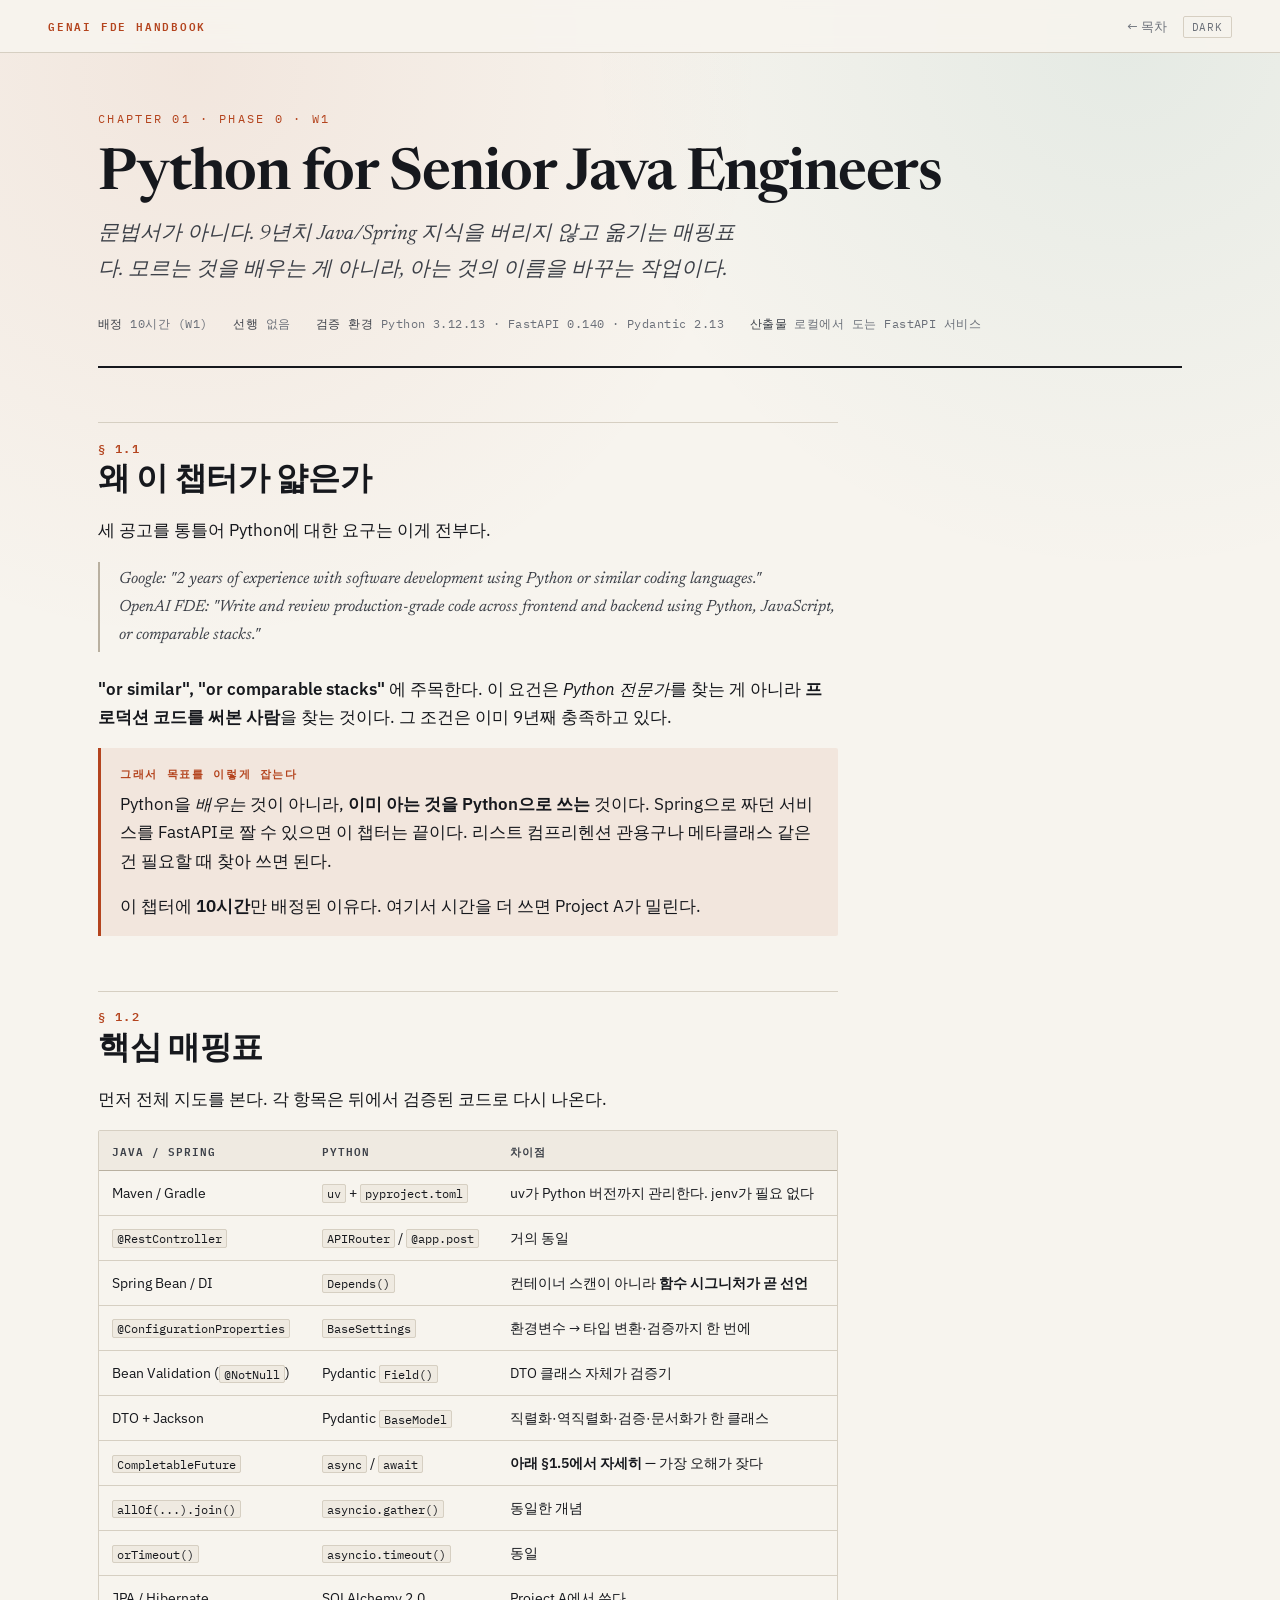
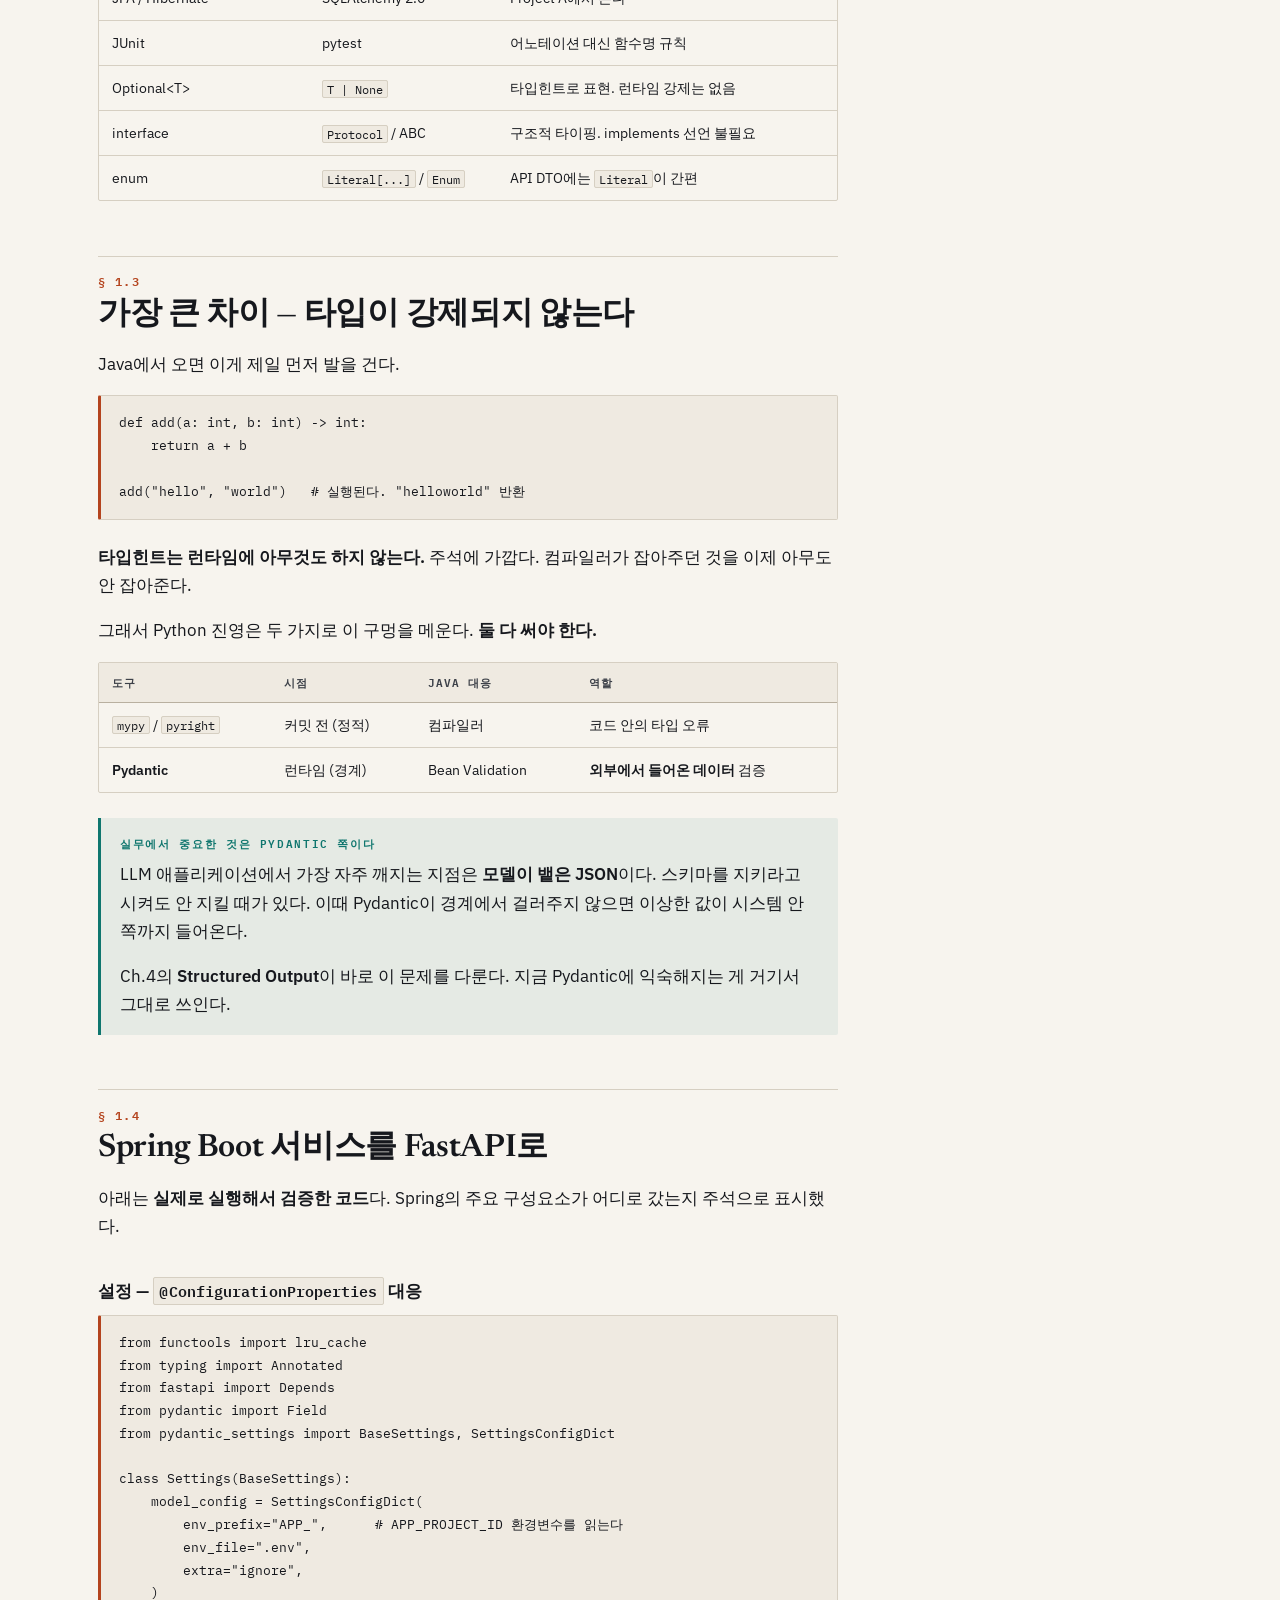
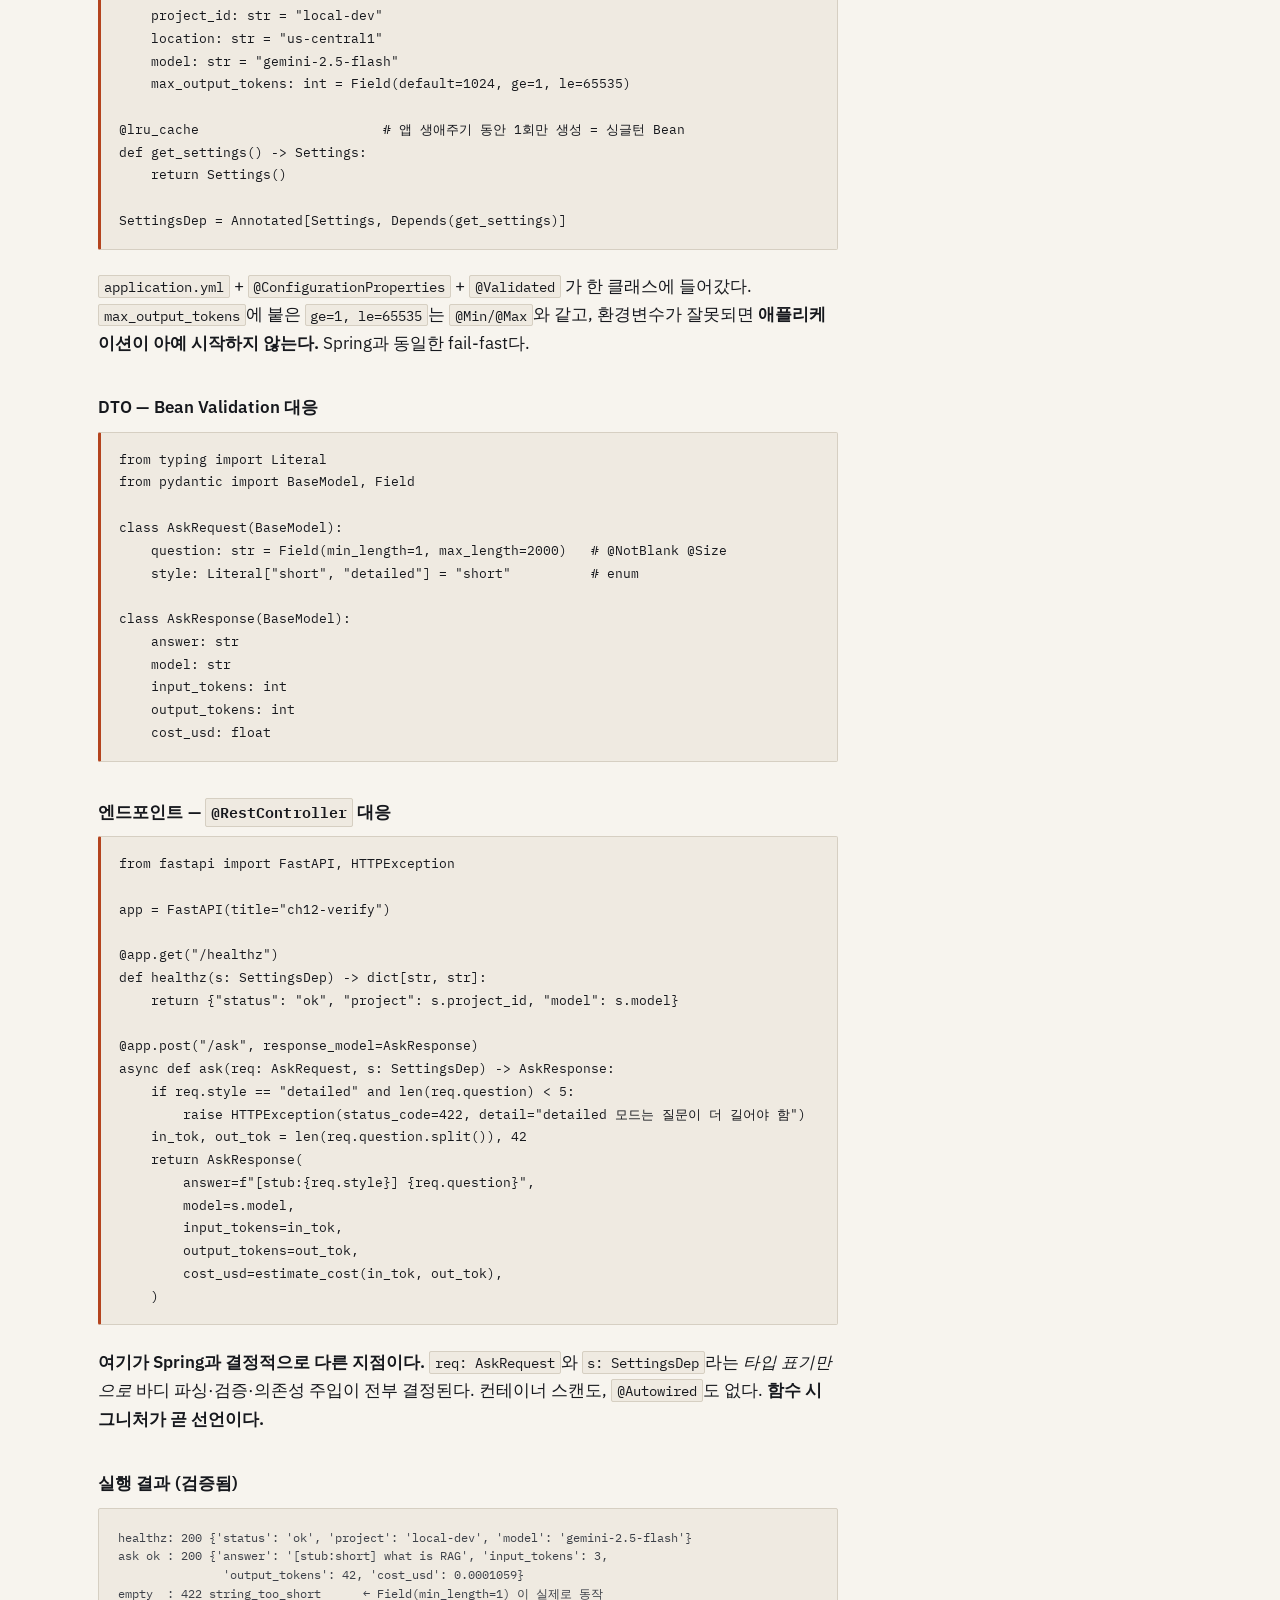
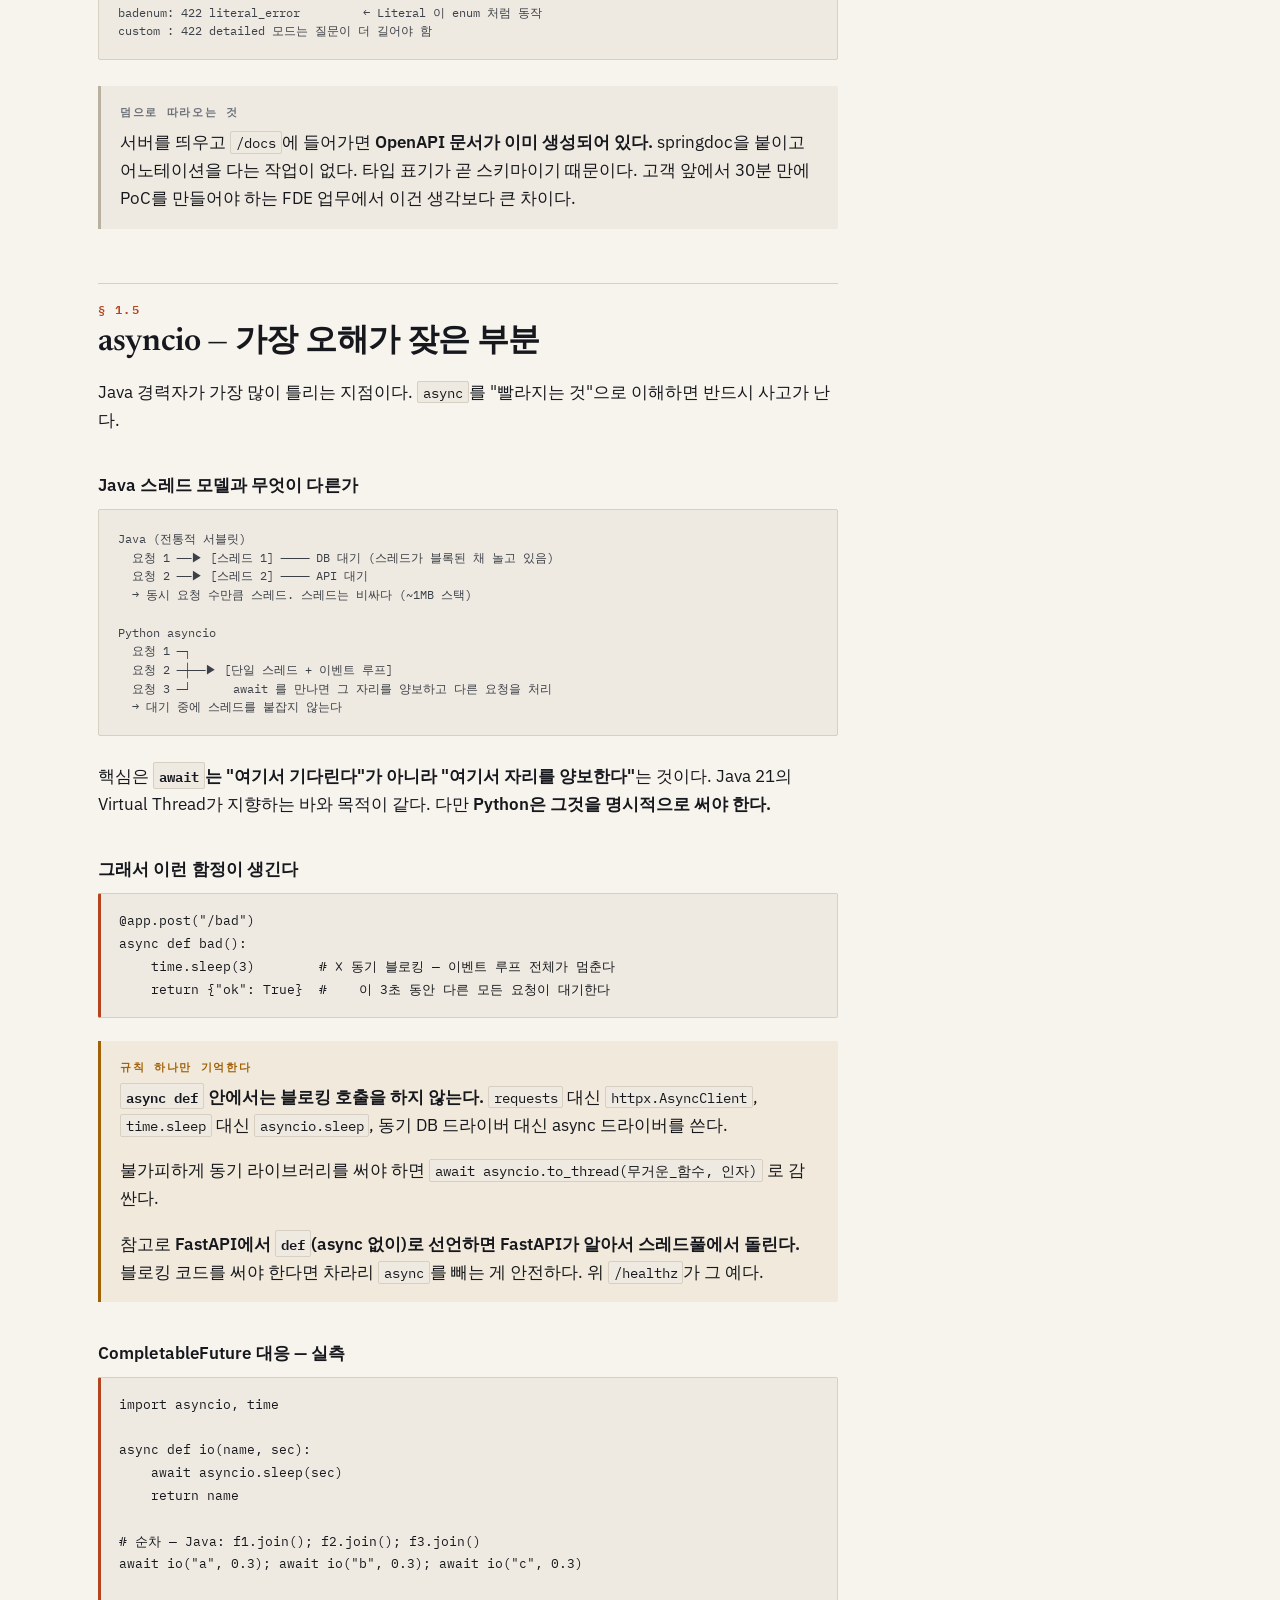
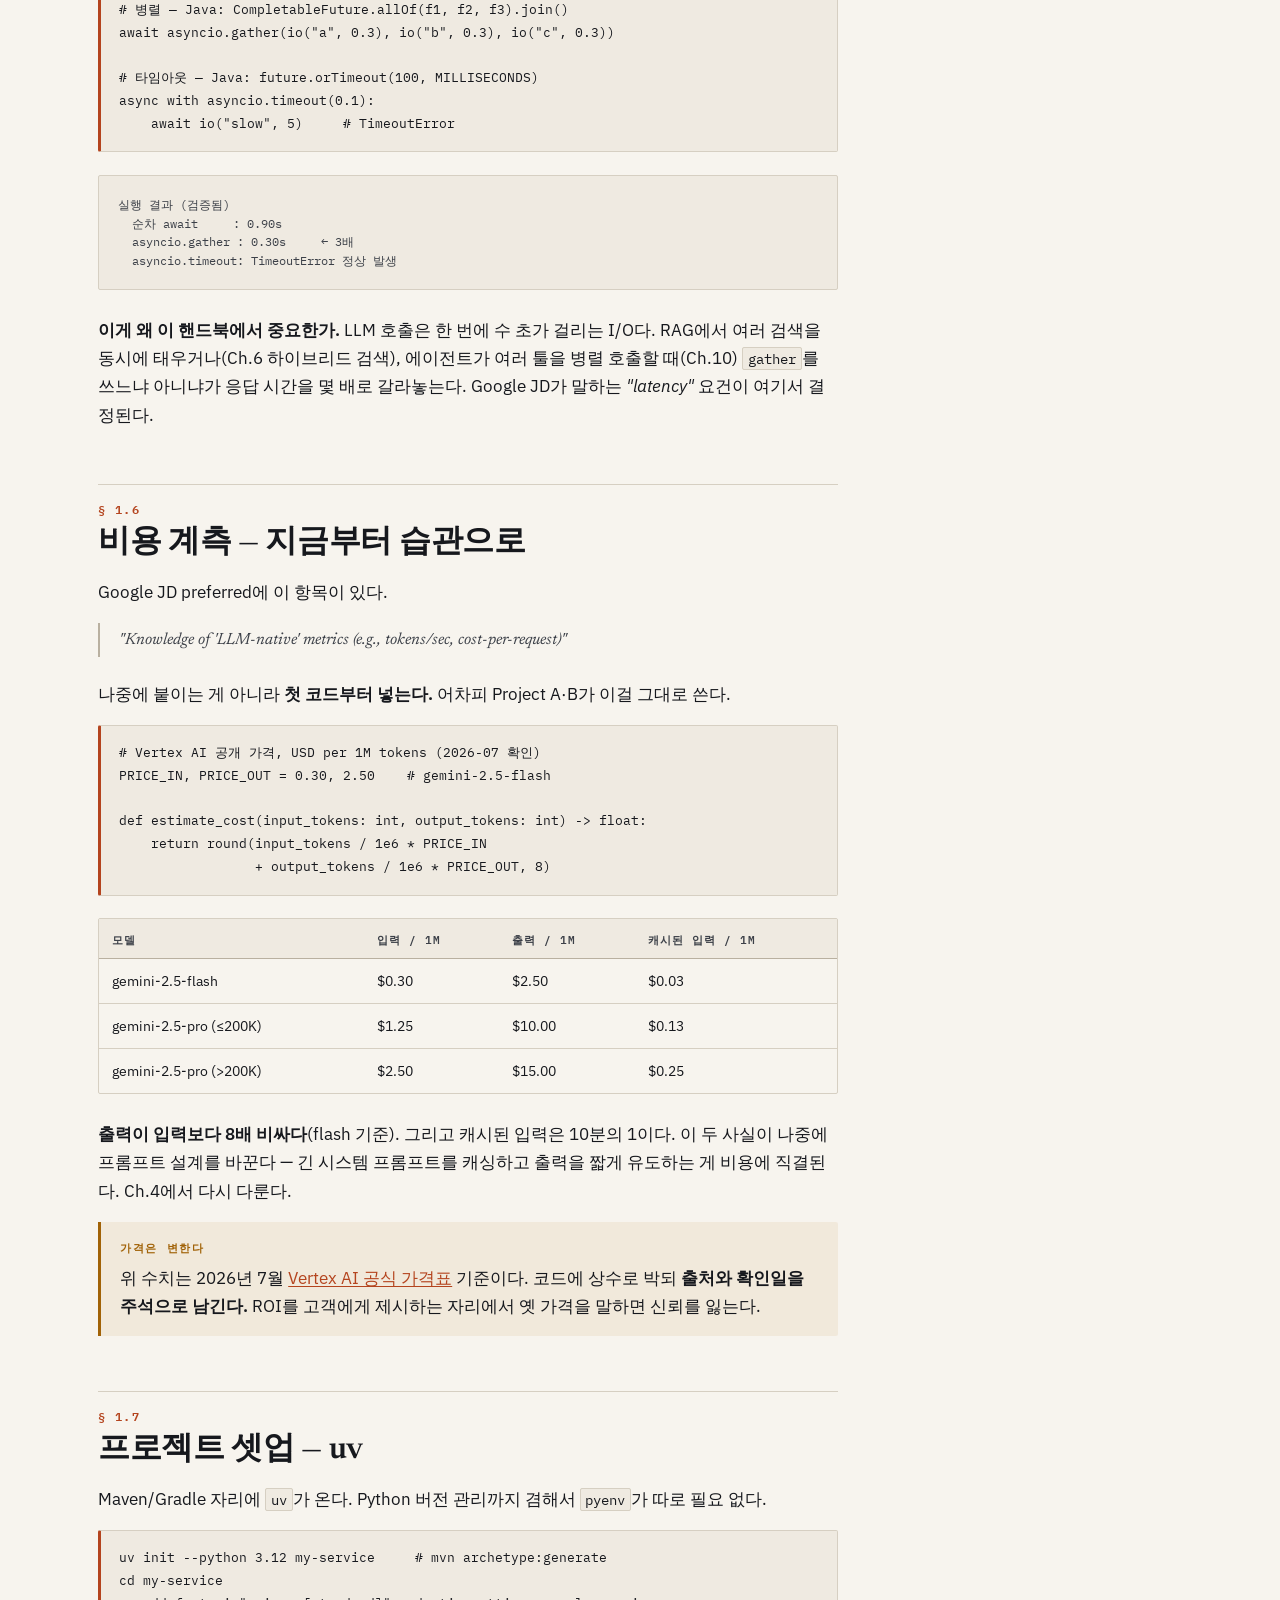
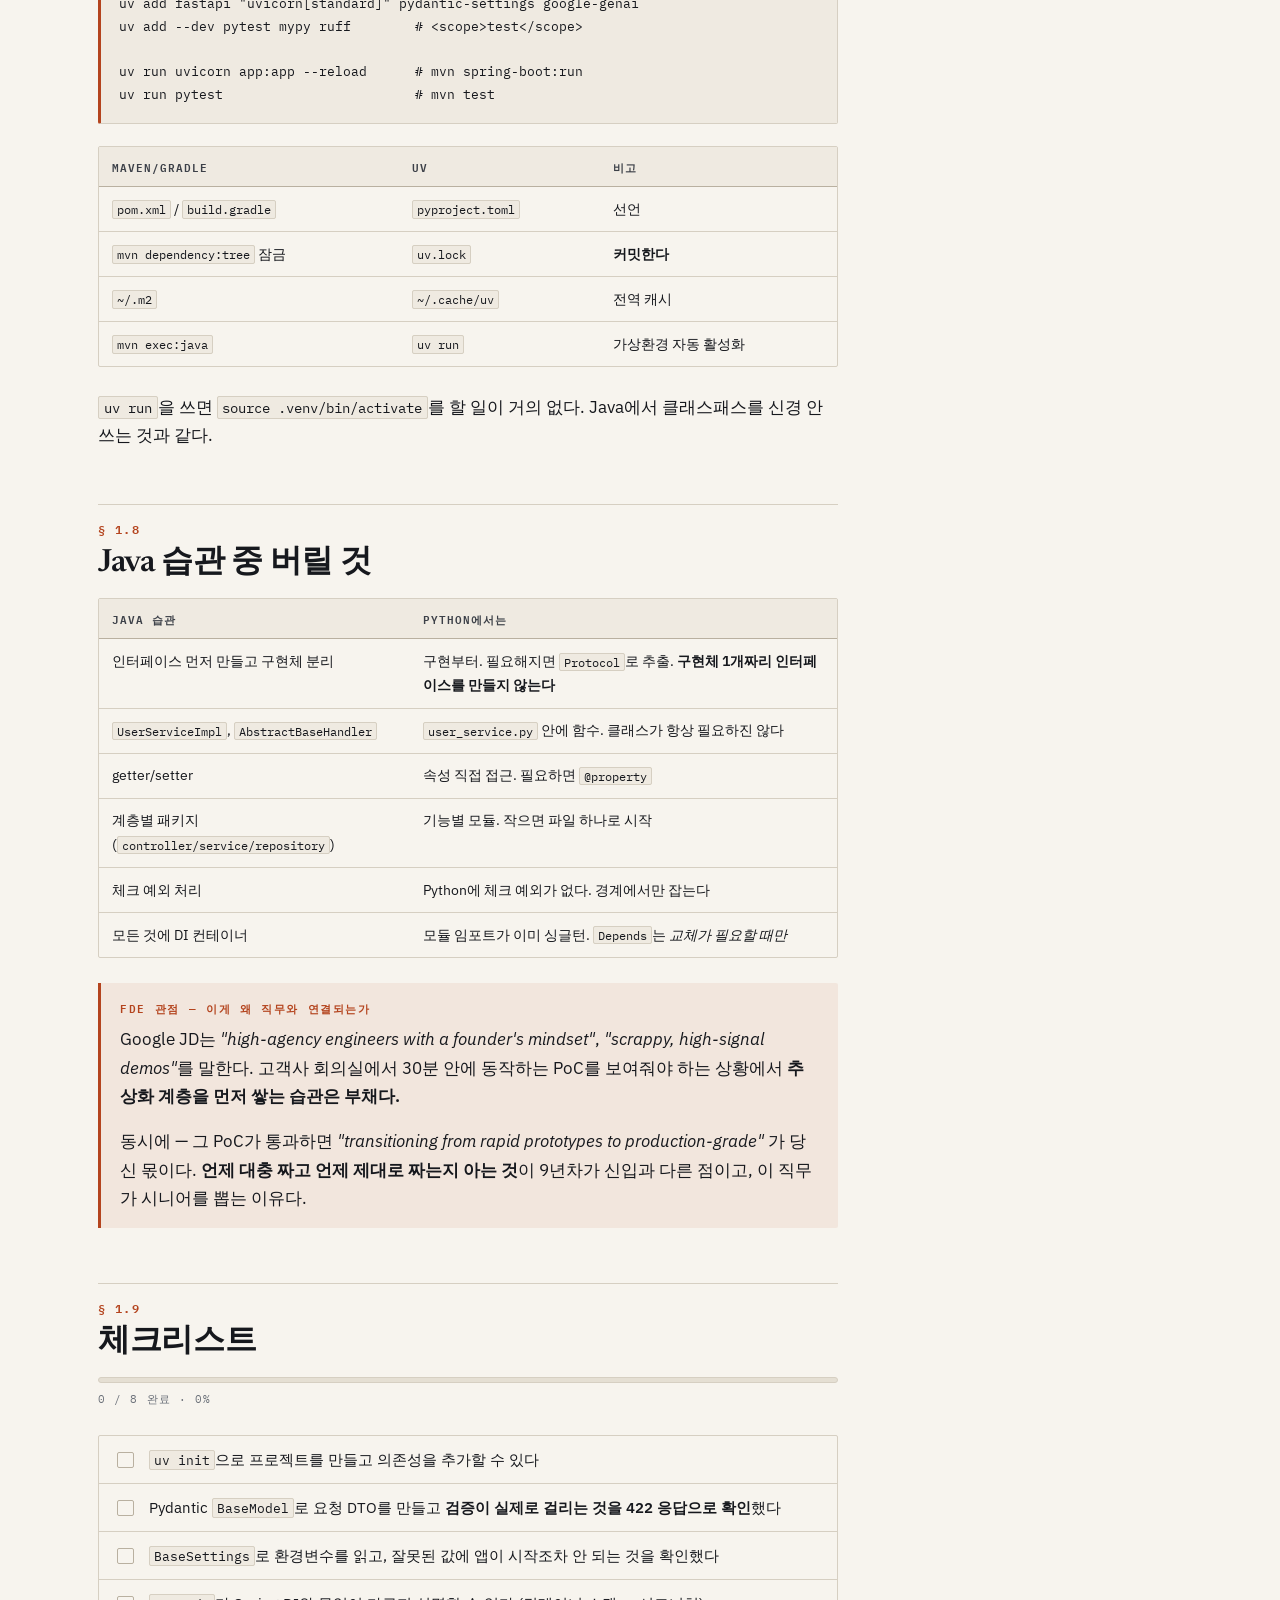
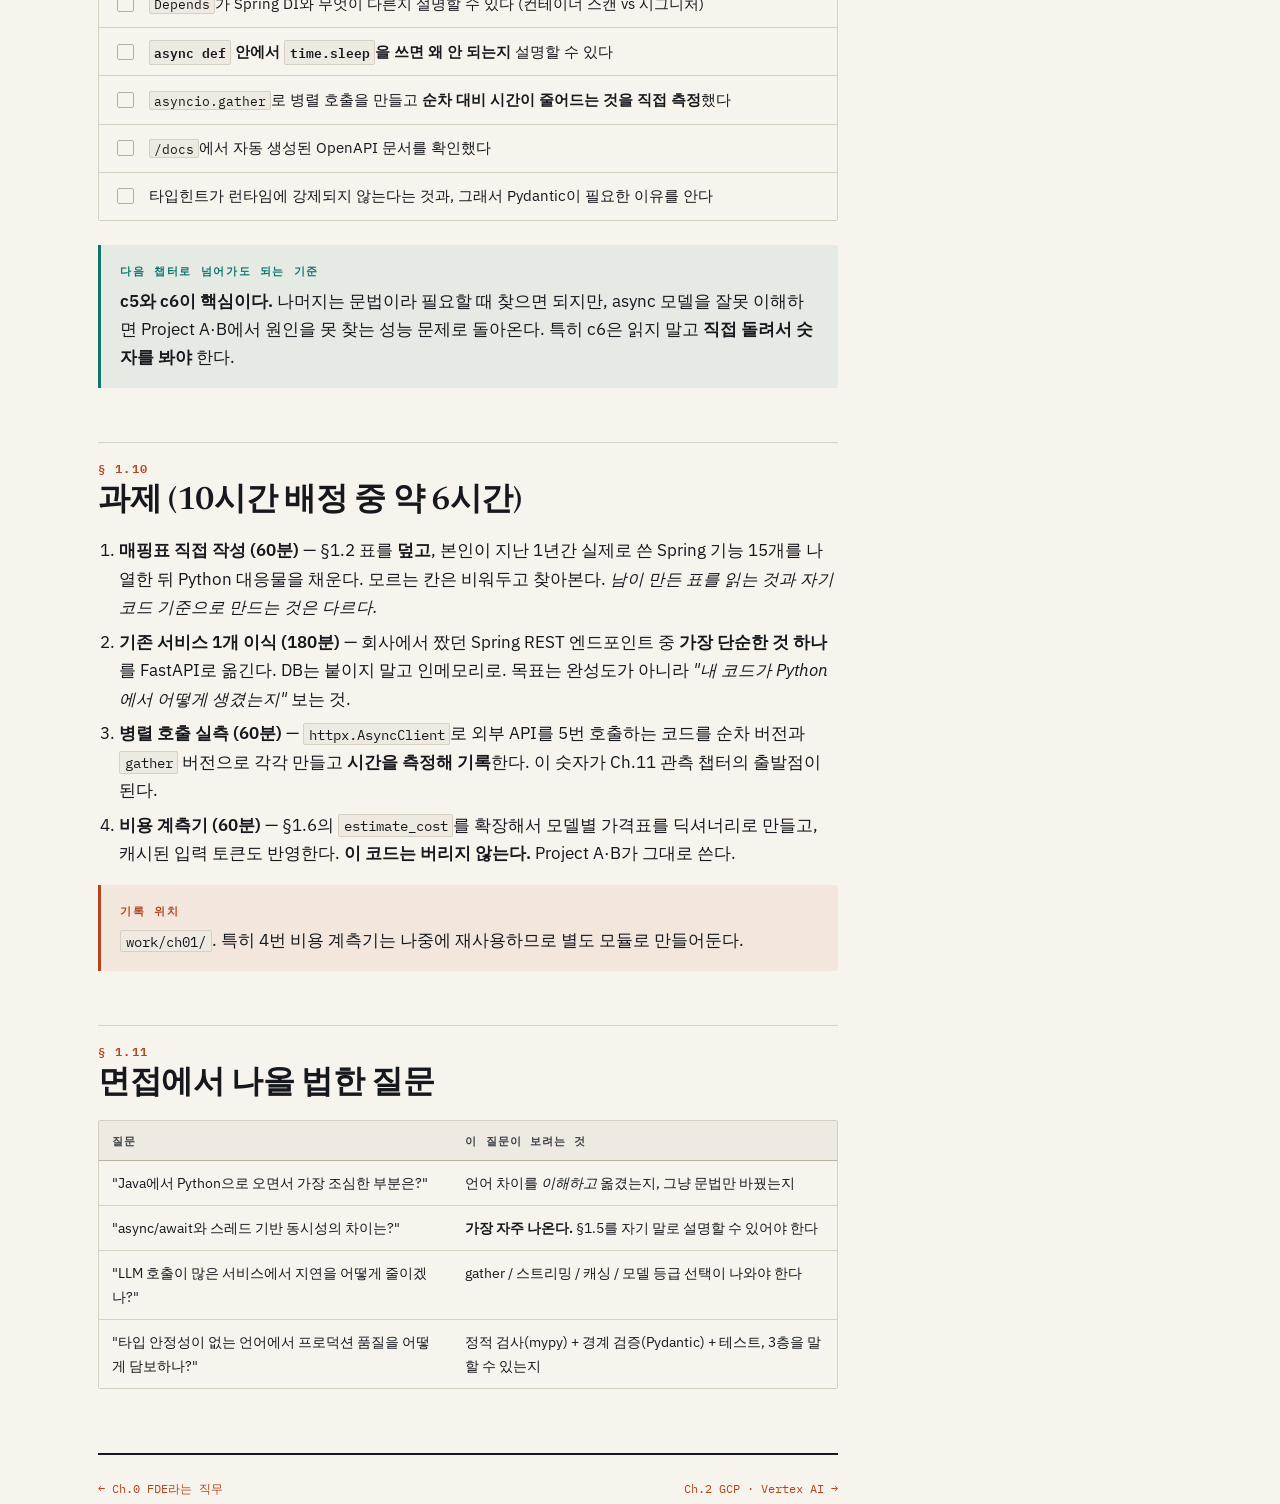
<file: docs/ch01-python-for-java.html>
<!doctype html>
<html lang="ko">
<head>
<meta charset="utf-8">
<meta name="viewport" content="width=device-width, initial-scale=1">
<title>Ch.1 — Python for Senior Java Engineers | GenAI FDE Handbook</title>
<link rel="stylesheet" href="assets/handbook.css">
</head>
<body>

<header class="masthead">
  <span class="mark">GenAI FDE Handbook</span>
  <span class="sep"></span>
  <a href="index.html">← 목차</a>
  <button id="themeToggle" type="button">DARK</button>
</header>

<div class="wrap">

<div class="chapter-head">
  <div class="kicker">Chapter 01 · Phase 0 · W1</div>
  <h1>Python for Senior Java Engineers</h1>
  <p class="sub">문법서가 아니다. 9년치 Java/Spring 지식을 버리지 않고 옮기는 매핑표다.
  모르는 것을 배우는 게 아니라, 아는 것의 이름을 바꾸는 작업이다.</p>
  <div class="chapter-meta">
    <span><b>배정</b> 10시간 (W1)</span>
    <span><b>선행</b> 없음</span>
    <span><b>검증 환경</b> Python 3.12.13 · FastAPI 0.140 · Pydantic 2.13</span>
    <span><b>산출물</b> 로컬에서 도는 FastAPI 서비스</span>
  </div>
</div>

<div class="prose">

<h2><span class="num">§ 1.1</span>왜 이 챕터가 얇은가</h2>

<p>세 공고를 통틀어 Python에 대한 요구는 이게 전부다.</p>

<blockquote>
Google: <em>"2 years of experience with software development using Python or similar coding languages."</em><br>
OpenAI FDE: <em>"Write and review production-grade code across frontend and backend using Python, JavaScript, or comparable stacks."</em>
</blockquote>

<p><strong>"or similar", "or comparable stacks"</strong> 에 주목한다. 이 요건은 <em>Python 전문가</em>를 찾는 게 아니라
<strong>프로덕션 코드를 써본 사람</strong>을 찾는 것이다. 그 조건은 이미 9년째 충족하고 있다.</p>

<div class="note signal">
  <span class="label">그래서 목표를 이렇게 잡는다</span>
  <p>Python을 <em>배우는</em> 것이 아니라, <strong>이미 아는 것을 Python으로 쓰는</strong> 것이다.
  Spring으로 짜던 서비스를 FastAPI로 짤 수 있으면 이 챕터는 끝이다.
  리스트 컴프리헨션 관용구나 메타클래스 같은 건 필요할 때 찾아 쓰면 된다.</p>
  <p>이 챕터에 <strong>10시간</strong>만 배정된 이유다. 여기서 시간을 더 쓰면 Project A가 밀린다.</p>
</div>

<h2><span class="num">§ 1.2</span>핵심 매핑표</h2>

<p>먼저 전체 지도를 본다. 각 항목은 뒤에서 검증된 코드로 다시 나온다.</p>

<div class="table-scroll">
<table>
<thead><tr><th>Java / Spring</th><th>Python</th><th>차이점</th></tr></thead>
<tbody>
<tr><td>Maven / Gradle</td><td><code>uv</code> + <code>pyproject.toml</code></td><td>uv가 Python 버전까지 관리한다. jenv가 필요 없다</td></tr>
<tr><td><code>@RestController</code></td><td><code>APIRouter</code> / <code>@app.post</code></td><td>거의 동일</td></tr>
<tr><td>Spring Bean / DI</td><td><code>Depends()</code></td><td>컨테이너 스캔이 아니라 <strong>함수 시그니처가 곧 선언</strong></td></tr>
<tr><td><code>@ConfigurationProperties</code></td><td><code>BaseSettings</code></td><td>환경변수 → 타입 변환·검증까지 한 번에</td></tr>
<tr><td>Bean Validation (<code>@NotNull</code>)</td><td>Pydantic <code>Field()</code></td><td>DTO 클래스 자체가 검증기</td></tr>
<tr><td>DTO + Jackson</td><td>Pydantic <code>BaseModel</code></td><td>직렬화·역직렬화·검증·문서화가 한 클래스</td></tr>
<tr><td><code>CompletableFuture</code></td><td><code>async</code> / <code>await</code></td><td><strong>아래 §1.5에서 자세히</strong> — 가장 오해가 잦다</td></tr>
<tr><td><code>allOf(...).join()</code></td><td><code>asyncio.gather()</code></td><td>동일한 개념</td></tr>
<tr><td><code>orTimeout()</code></td><td><code>asyncio.timeout()</code></td><td>동일</td></tr>
<tr><td>JPA / Hibernate</td><td>SQLAlchemy 2.0</td><td>Project A에서 쓴다</td></tr>
<tr><td>JUnit</td><td>pytest</td><td>어노테이션 대신 함수명 규칙</td></tr>
<tr><td>Optional&lt;T&gt;</td><td><code>T | None</code></td><td>타입힌트로 표현. 런타임 강제는 없음</td></tr>
<tr><td>interface</td><td><code>Protocol</code> / ABC</td><td>구조적 타이핑. implements 선언 불필요</td></tr>
<tr><td>enum</td><td><code>Literal[...]</code> / <code>Enum</code></td><td>API DTO에는 <code>Literal</code>이 간편</td></tr>
</tbody>
</table>
</div>

<h2><span class="num">§ 1.3</span>가장 큰 차이 — 타입이 강제되지 않는다</h2>

<p>Java에서 오면 이게 제일 먼저 발을 건다.</p>

<pre><code>def add(a: int, b: int) -> int:
    return a + b

add("hello", "world")   # 실행된다. "helloworld" 반환</code></pre>

<p><strong>타입힌트는 런타임에 아무것도 하지 않는다.</strong> 주석에 가깝다.
컴파일러가 잡아주던 것을 이제 아무도 안 잡아준다.</p>

<p>그래서 Python 진영은 두 가지로 이 구멍을 메운다. <strong>둘 다 써야 한다.</strong></p>

<div class="table-scroll">
<table>
<thead><tr><th>도구</th><th>시점</th><th>Java 대응</th><th>역할</th></tr></thead>
<tbody>
<tr><td><code>mypy</code> / <code>pyright</code></td><td>커밋 전 (정적)</td><td>컴파일러</td><td>코드 안의 타입 오류</td></tr>
<tr><td><strong>Pydantic</strong></td><td>런타임 (경계)</td><td>Bean Validation</td><td><strong>외부에서 들어온 데이터</strong> 검증</td></tr>
</tbody>
</table>
</div>

<div class="note evidence">
  <span class="label">실무에서 중요한 것은 Pydantic 쪽이다</span>
  <p>LLM 애플리케이션에서 가장 자주 깨지는 지점은 <strong>모델이 뱉은 JSON</strong>이다.
  스키마를 지키라고 시켜도 안 지킬 때가 있다. 이때 Pydantic이 경계에서 걸러주지 않으면
  이상한 값이 시스템 안쪽까지 들어온다.</p>
  <p>Ch.4의 <strong>Structured Output</strong>이 바로 이 문제를 다룬다. 지금 Pydantic에 익숙해지는 게
  거기서 그대로 쓰인다.</p>
</div>

<h2><span class="num">§ 1.4</span>Spring Boot 서비스를 FastAPI로</h2>

<p>아래는 <strong>실제로 실행해서 검증한 코드</strong>다. Spring의 주요 구성요소가 어디로 갔는지 주석으로 표시했다.</p>

<h3>설정 — <code>@ConfigurationProperties</code> 대응</h3>

<pre><code>from functools import lru_cache
from typing import Annotated
from fastapi import Depends
from pydantic import Field
from pydantic_settings import BaseSettings, SettingsConfigDict

class Settings(BaseSettings):
    model_config = SettingsConfigDict(
        env_prefix="APP_",      # APP_PROJECT_ID 환경변수를 읽는다
        env_file=".env",
        extra="ignore",
    )
    project_id: str = "local-dev"
    location: str = "us-central1"
    model: str = "gemini-2.5-flash"
    max_output_tokens: int = Field(default=1024, ge=1, le=65535)

@lru_cache                       # 앱 생애주기 동안 1회만 생성 = 싱글턴 Bean
def get_settings() -> Settings:
    return Settings()

SettingsDep = Annotated[Settings, Depends(get_settings)]</code></pre>

<p><code>application.yml</code> + <code>@ConfigurationProperties</code> + <code>@Validated</code> 가 한 클래스에 들어갔다.
<code>max_output_tokens</code>에 붙은 <code>ge=1, le=65535</code>는 <code>@Min/@Max</code>와 같고,
환경변수가 잘못되면 <strong>애플리케이션이 아예 시작하지 않는다.</strong> Spring과 동일한 fail-fast다.</p>

<h3>DTO — Bean Validation 대응</h3>

<pre><code>from typing import Literal
from pydantic import BaseModel, Field

class AskRequest(BaseModel):
    question: str = Field(min_length=1, max_length=2000)   # @NotBlank @Size
    style: Literal["short", "detailed"] = "short"          # enum

class AskResponse(BaseModel):
    answer: str
    model: str
    input_tokens: int
    output_tokens: int
    cost_usd: float</code></pre>

<h3>엔드포인트 — <code>@RestController</code> 대응</h3>

<pre><code>from fastapi import FastAPI, HTTPException

app = FastAPI(title="ch12-verify")

@app.get("/healthz")
def healthz(s: SettingsDep) -> dict[str, str]:
    return {"status": "ok", "project": s.project_id, "model": s.model}

@app.post("/ask", response_model=AskResponse)
async def ask(req: AskRequest, s: SettingsDep) -> AskResponse:
    if req.style == "detailed" and len(req.question) &lt; 5:
        raise HTTPException(status_code=422, detail="detailed 모드는 질문이 더 길어야 함")
    in_tok, out_tok = len(req.question.split()), 42
    return AskResponse(
        answer=f"[stub:{req.style}] {req.question}",
        model=s.model,
        input_tokens=in_tok,
        output_tokens=out_tok,
        cost_usd=estimate_cost(in_tok, out_tok),
    )</code></pre>

<p><strong>여기가 Spring과 결정적으로 다른 지점이다.</strong>
<code>req: AskRequest</code>와 <code>s: SettingsDep</code>라는 <em>타입 표기만으로</em>
바디 파싱·검증·의존성 주입이 전부 결정된다. 컨테이너 스캔도, <code>@Autowired</code>도 없다.
<strong>함수 시그니처가 곧 선언이다.</strong></p>

<h3>실행 결과 (검증됨)</h3>

<div class="diagram">healthz: 200 {'status': 'ok', 'project': 'local-dev', 'model': 'gemini-2.5-flash'}
ask ok : 200 {'answer': '[stub:short] what is RAG', 'input_tokens': 3,
               'output_tokens': 42, 'cost_usd': 0.0001059}
empty  : 422 string_too_short      ← Field(min_length=1) 이 실제로 동작
badenum: 422 literal_error         ← Literal 이 enum 처럼 동작
custom : 422 detailed 모드는 질문이 더 길어야 함</div>

<div class="note">
  <span class="label">덤으로 따라오는 것</span>
  <p>서버를 띄우고 <code>/docs</code>에 들어가면 <strong>OpenAPI 문서가 이미 생성되어 있다.</strong>
  springdoc을 붙이고 어노테이션을 다는 작업이 없다. 타입 표기가 곧 스키마이기 때문이다.
  고객 앞에서 30분 만에 PoC를 만들어야 하는 FDE 업무에서 이건 생각보다 큰 차이다.</p>
</div>

<h2><span class="num">§ 1.5</span>asyncio — 가장 오해가 잦은 부분</h2>

<p>Java 경력자가 가장 많이 틀리는 지점이다. <code>async</code>를 "빨라지는 것"으로 이해하면 반드시 사고가 난다.</p>

<h3>Java 스레드 모델과 무엇이 다른가</h3>

<div class="diagram">Java (전통적 서블릿)
  요청 1 ──▶ [스레드 1] ──── DB 대기 (스레드가 블록된 채 놀고 있음)
  요청 2 ──▶ [스레드 2] ──── API 대기
  → 동시 요청 수만큼 스레드. 스레드는 비싸다 (~1MB 스택)

Python asyncio
  요청 1 ─┐
  요청 2 ─┼──▶ [단일 스레드 + 이벤트 루프]
  요청 3 ─┘      await 를 만나면 그 자리를 양보하고 다른 요청을 처리
  → 대기 중에 스레드를 붙잡지 않는다</div>

<p>핵심은 <strong><code>await</code>는 "여기서 기다린다"가 아니라 "여기서 자리를 양보한다"</strong>는 것이다.
Java 21의 Virtual Thread가 지향하는 바와 목적이 같다. 다만 <strong>Python은 그것을 명시적으로 써야 한다.</strong></p>

<h3>그래서 이런 함정이 생긴다</h3>

<pre><code>@app.post("/bad")
async def bad():
    time.sleep(3)        # ❌ 동기 블로킹 — 이벤트 루프 전체가 멈춘다
    return {"ok": True}  #    이 3초 동안 다른 모든 요청이 대기한다</code></pre>

<div class="note warn">
  <span class="label">규칙 하나만 기억한다</span>
  <p><strong><code>async def</code> 안에서는 블로킹 호출을 하지 않는다.</strong>
  <code>requests</code> 대신 <code>httpx.AsyncClient</code>, <code>time.sleep</code> 대신 <code>asyncio.sleep</code>,
  동기 DB 드라이버 대신 async 드라이버를 쓴다.</p>
  <p>불가피하게 동기 라이브러리를 써야 하면 <code>await asyncio.to_thread(무거운_함수, 인자)</code> 로 감싼다.</p>
  <p>참고로 <strong>FastAPI에서 <code>def</code>(async 없이)로 선언하면 FastAPI가 알아서 스레드풀에서 돌린다.</strong>
  블로킹 코드를 써야 한다면 차라리 <code>async</code>를 빼는 게 안전하다. 위 <code>/healthz</code>가 그 예다.</p>
</div>

<h3>CompletableFuture 대응 — 실측</h3>

<pre><code>import asyncio, time

async def io(name, sec):
    await asyncio.sleep(sec)
    return name

# 순차 — Java: f1.join(); f2.join(); f3.join()
await io("a", 0.3); await io("b", 0.3); await io("c", 0.3)

# 병렬 — Java: CompletableFuture.allOf(f1, f2, f3).join()
await asyncio.gather(io("a", 0.3), io("b", 0.3), io("c", 0.3))

# 타임아웃 — Java: future.orTimeout(100, MILLISECONDS)
async with asyncio.timeout(0.1):
    await io("slow", 5)     # TimeoutError</code></pre>

<div class="diagram">실행 결과 (검증됨)
  순차 await     : 0.90s
  asyncio.gather : 0.30s     ← 3배
  asyncio.timeout: TimeoutError 정상 발생</div>

<p><strong>이게 왜 이 핸드북에서 중요한가.</strong> LLM 호출은 한 번에 수 초가 걸리는 I/O다.
RAG에서 여러 검색을 동시에 태우거나(Ch.6 하이브리드 검색), 에이전트가 여러 툴을 병렬 호출할 때(Ch.10)
<code>gather</code>를 쓰느냐 아니냐가 응답 시간을 몇 배로 갈라놓는다.
Google JD가 말하는 <em>"latency"</em> 요건이 여기서 결정된다.</p>

<h2><span class="num">§ 1.6</span>비용 계측 — 지금부터 습관으로</h2>

<p>Google JD preferred에 이 항목이 있다.</p>

<blockquote><em>"Knowledge of 'LLM-native' metrics (e.g., tokens/sec, cost-per-request)"</em></blockquote>

<p>나중에 붙이는 게 아니라 <strong>첫 코드부터 넣는다.</strong> 어차피 Project A·B가 이걸 그대로 쓴다.</p>

<pre><code># Vertex AI 공개 가격, USD per 1M tokens (2026-07 확인)
PRICE_IN, PRICE_OUT = 0.30, 2.50    # gemini-2.5-flash

def estimate_cost(input_tokens: int, output_tokens: int) -> float:
    return round(input_tokens / 1e6 * PRICE_IN
                 + output_tokens / 1e6 * PRICE_OUT, 8)</code></pre>

<div class="table-scroll">
<table>
<thead><tr><th>모델</th><th>입력 / 1M</th><th>출력 / 1M</th><th>캐시된 입력 / 1M</th></tr></thead>
<tbody>
<tr><td>gemini-2.5-flash</td><td>$0.30</td><td>$2.50</td><td>$0.03</td></tr>
<tr><td>gemini-2.5-pro (≤200K)</td><td>$1.25</td><td>$10.00</td><td>$0.13</td></tr>
<tr><td>gemini-2.5-pro (&gt;200K)</td><td>$2.50</td><td>$15.00</td><td>$0.25</td></tr>
</tbody>
</table>
</div>

<p><strong>출력이 입력보다 8배 비싸다</strong>(flash 기준). 그리고 캐시된 입력은 10분의 1이다.
이 두 사실이 나중에 프롬프트 설계를 바꾼다 — 긴 시스템 프롬프트를 캐싱하고 출력을 짧게 유도하는 게
비용에 직결된다. Ch.4에서 다시 다룬다.</p>

<div class="note warn">
  <span class="label">가격은 변한다</span>
  <p>위 수치는 2026년 7월 <a href="https://cloud.google.com/vertex-ai/generative-ai/pricing">Vertex AI 공식 가격표</a>
  기준이다. 코드에 상수로 박되 <strong>출처와 확인일을 주석으로 남긴다.</strong>
  ROI를 고객에게 제시하는 자리에서 옛 가격을 말하면 신뢰를 잃는다.</p>
</div>

<h2><span class="num">§ 1.7</span>프로젝트 셋업 — uv</h2>

<p>Maven/Gradle 자리에 <code>uv</code>가 온다. Python 버전 관리까지 겸해서 <code>pyenv</code>가 따로 필요 없다.</p>

<pre><code>uv init --python 3.12 my-service     # mvn archetype:generate
cd my-service
uv add fastapi "uvicorn[standard]" pydantic-settings google-genai
uv add --dev pytest mypy ruff        # &lt;scope&gt;test&lt;/scope&gt;

uv run uvicorn app:app --reload      # mvn spring-boot:run
uv run pytest                        # mvn test</code></pre>

<div class="table-scroll">
<table>
<thead><tr><th>Maven/Gradle</th><th>uv</th><th>비고</th></tr></thead>
<tbody>
<tr><td><code>pom.xml</code> / <code>build.gradle</code></td><td><code>pyproject.toml</code></td><td>선언</td></tr>
<tr><td><code>mvn dependency:tree</code> 잠금</td><td><code>uv.lock</code></td><td><strong>커밋한다</strong></td></tr>
<tr><td><code>~/.m2</code></td><td><code>~/.cache/uv</code></td><td>전역 캐시</td></tr>
<tr><td><code>mvn exec:java</code></td><td><code>uv run</code></td><td>가상환경 자동 활성화</td></tr>
</tbody>
</table>
</div>

<p><code>uv run</code>을 쓰면 <code>source .venv/bin/activate</code>를 할 일이 거의 없다.
Java에서 클래스패스를 신경 안 쓰는 것과 같다.</p>

<h2><span class="num">§ 1.8</span>Java 습관 중 버릴 것</h2>

<div class="table-scroll">
<table>
<thead><tr><th>Java 습관</th><th>Python에서는</th></tr></thead>
<tbody>
<tr><td>인터페이스 먼저 만들고 구현체 분리</td><td>구현부터. 필요해지면 <code>Protocol</code>로 추출. <strong>구현체 1개짜리 인터페이스를 만들지 않는다</strong></td></tr>
<tr><td><code>UserServiceImpl</code>, <code>AbstractBaseHandler</code></td><td><code>user_service.py</code> 안에 함수. 클래스가 항상 필요하진 않다</td></tr>
<tr><td>getter/setter</td><td>속성 직접 접근. 필요하면 <code>@property</code></td></tr>
<tr><td>계층별 패키지 (<code>controller/service/repository</code>)</td><td>기능별 모듈. 작으면 파일 하나로 시작</td></tr>
<tr><td>체크 예외 처리</td><td>Python에 체크 예외가 없다. 경계에서만 잡는다</td></tr>
<tr><td>모든 것에 DI 컨테이너</td><td>모듈 임포트가 이미 싱글턴. <code>Depends</code>는 <em>교체가 필요할 때만</em></td></tr>
</tbody>
</table>
</div>

<div class="note signal">
  <span class="label">FDE 관점 — 이게 왜 직무와 연결되는가</span>
  <p>Google JD는 <em>"high-agency engineers with a founder's mindset"</em>, <em>"scrappy, high-signal demos"</em>를 말한다.
  고객사 회의실에서 30분 안에 동작하는 PoC를 보여줘야 하는 상황에서
  <strong>추상화 계층을 먼저 쌓는 습관은 부채다.</strong></p>
  <p>동시에 — 그 PoC가 통과하면 <em>"transitioning from rapid prototypes to production-grade"</em> 가
  당신 몫이다. <strong>언제 대충 짜고 언제 제대로 짜는지 아는 것</strong>이 9년차가 신입과 다른 점이고,
  이 직무가 시니어를 뽑는 이유다.</p>
</div>

<h2><span class="num">§ 1.9</span>체크리스트</h2>

<div class="progress" data-progress-for="ch1-check">
  <div class="progress-bar"><div class="progress-fill"></div></div>
  <div class="progress-label">0 / 0 완료 · 0%</div>
</div>

<div id="ch1-check">
<ul class="checklist">
  <li><label><input type="checkbox" data-id="c1"><span><code>uv init</code>으로 프로젝트를 만들고 의존성을 추가할 수 있다</span></label></li>
  <li><label><input type="checkbox" data-id="c2"><span>Pydantic <code>BaseModel</code>로 요청 DTO를 만들고 <strong>검증이 실제로 걸리는 것을 422 응답으로 확인</strong>했다</span></label></li>
  <li><label><input type="checkbox" data-id="c3"><span><code>BaseSettings</code>로 환경변수를 읽고, 잘못된 값에 앱이 시작조차 안 되는 것을 확인했다</span></label></li>
  <li><label><input type="checkbox" data-id="c4"><span><code>Depends</code>가 Spring DI와 무엇이 다른지 설명할 수 있다 (컨테이너 스캔 vs 시그니처)</span></label></li>
  <li><label><input type="checkbox" data-id="c5"><span><strong><code>async def</code> 안에서 <code>time.sleep</code>을 쓰면 왜 안 되는지</strong> 설명할 수 있다</span></label></li>
  <li><label><input type="checkbox" data-id="c6"><span><code>asyncio.gather</code>로 병렬 호출을 만들고 <strong>순차 대비 시간이 줄어드는 것을 직접 측정</strong>했다</span></label></li>
  <li><label><input type="checkbox" data-id="c7"><span><code>/docs</code>에서 자동 생성된 OpenAPI 문서를 확인했다</span></label></li>
  <li><label><input type="checkbox" data-id="c8"><span>타입힌트가 런타임에 강제되지 않는다는 것과, 그래서 Pydantic이 필요한 이유를 안다</span></label></li>
</ul>
</div>

<div class="note evidence">
  <span class="label">다음 챕터로 넘어가도 되는 기준</span>
  <p><strong>c5와 c6이 핵심이다.</strong> 나머지는 문법이라 필요할 때 찾으면 되지만,
  async 모델을 잘못 이해하면 Project A·B에서 원인을 못 찾는 성능 문제로 돌아온다.
  특히 c6은 읽지 말고 <strong>직접 돌려서 숫자를 봐야</strong> 한다.</p>
</div>

<h2><span class="num">§ 1.10</span>과제 (10시간 배정 중 약 6시간)</h2>

<ol>
  <li><strong>매핑표 직접 작성 (60분)</strong> — §1.2 표를 <strong>덮고</strong>, 본인이 지난 1년간 실제로 쓴
      Spring 기능 15개를 나열한 뒤 Python 대응물을 채운다. 모르는 칸은 비워두고 찾아본다.
      <em>남이 만든 표를 읽는 것과 자기 코드 기준으로 만드는 것은 다르다.</em></li>

  <li><strong>기존 서비스 1개 이식 (180분)</strong> — 회사에서 짰던 Spring REST 엔드포인트 중
      <strong>가장 단순한 것 하나</strong>를 FastAPI로 옮긴다. DB는 붙이지 말고 인메모리로.
      목표는 완성도가 아니라 <em>"내 코드가 Python에서 어떻게 생겼는지"</em> 보는 것.</li>

  <li><strong>병렬 호출 실측 (60분)</strong> — <code>httpx.AsyncClient</code>로 외부 API를 5번 호출하는 코드를
      순차 버전과 <code>gather</code> 버전으로 각각 만들고 <strong>시간을 측정해 기록</strong>한다.
      이 숫자가 Ch.11 관측 챕터의 출발점이 된다.</li>

  <li><strong>비용 계측기 (60분)</strong> — §1.6의 <code>estimate_cost</code>를 확장해서
      모델별 가격표를 딕셔너리로 만들고, 캐시된 입력 토큰도 반영한다.
      <strong>이 코드는 버리지 않는다.</strong> Project A·B가 그대로 쓴다.</li>
</ol>

<div class="note signal">
  <span class="label">기록 위치</span>
  <p><code>work/ch01/</code>. 특히 4번 비용 계측기는 나중에 재사용하므로 별도 모듈로 만들어둔다.</p>
</div>

<h2><span class="num">§ 1.11</span>면접에서 나올 법한 질문</h2>

<div class="table-scroll">
<table>
<thead><tr><th>질문</th><th>이 질문이 보려는 것</th></tr></thead>
<tbody>
<tr><td>"Java에서 Python으로 오면서 가장 조심한 부분은?"</td><td>언어 차이를 <em>이해하고</em> 옮겼는지, 그냥 문법만 바꿨는지</td></tr>
<tr><td>"async/await와 스레드 기반 동시성의 차이는?"</td><td><strong>가장 자주 나온다.</strong> §1.5를 자기 말로 설명할 수 있어야 한다</td></tr>
<tr><td>"LLM 호출이 많은 서비스에서 지연을 어떻게 줄이겠나?"</td><td>gather / 스트리밍 / 캐싱 / 모델 등급 선택이 나와야 한다</td></tr>
<tr><td>"타입 안정성이 없는 언어에서 프로덕션 품질을 어떻게 담보하나?"</td><td>정적 검사(mypy) + 경계 검증(Pydantic) + 테스트, 3층을 말할 수 있는지</td></tr>
</tbody>
</table>
</div>

<div class="chapter-nav">
  <span><a href="ch00-role-analysis.html">← Ch.0 FDE라는 직무</a></span>
  <span><a href="ch02-gcp-vertex.html">Ch.2 GCP · Vertex AI →</a></span>
</div>

</div><!-- /prose -->
</div><!-- /wrap -->

<script src="assets/handbook.js"></script>
</body>
</html>
</file>
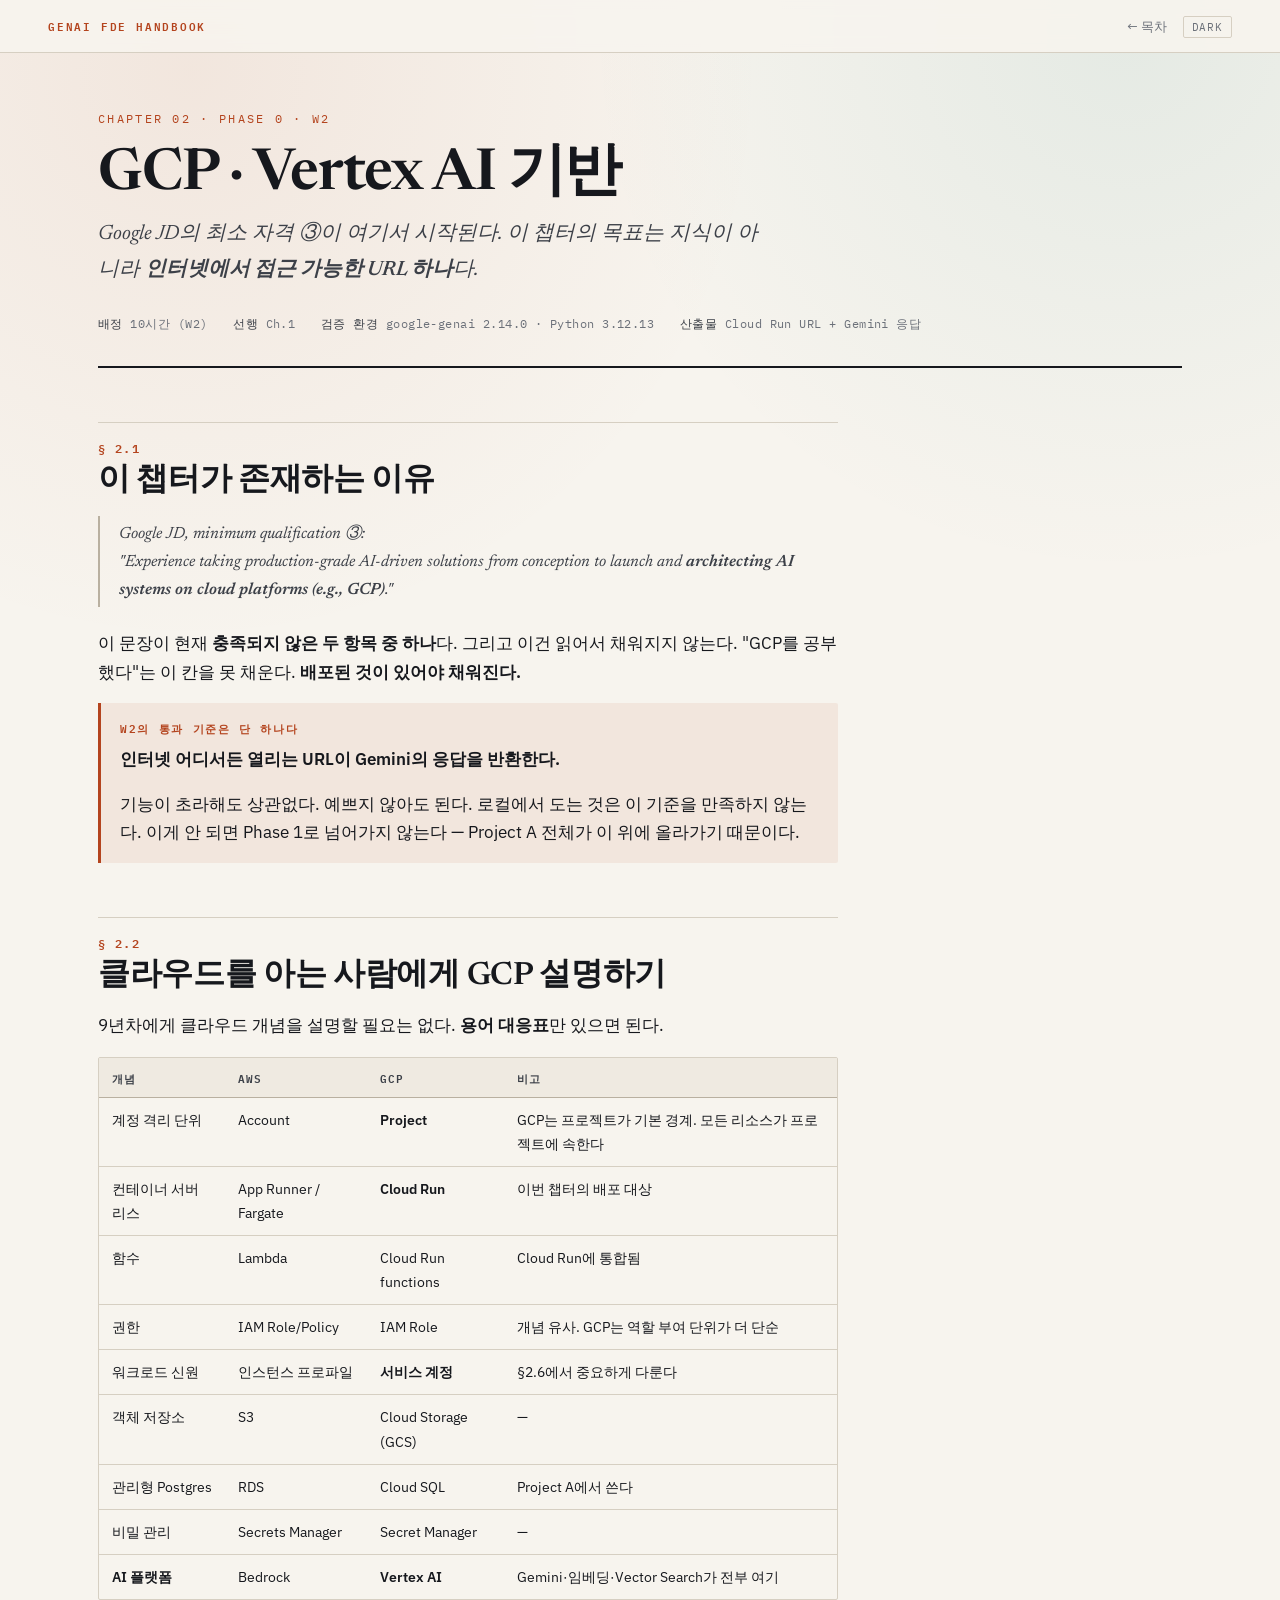
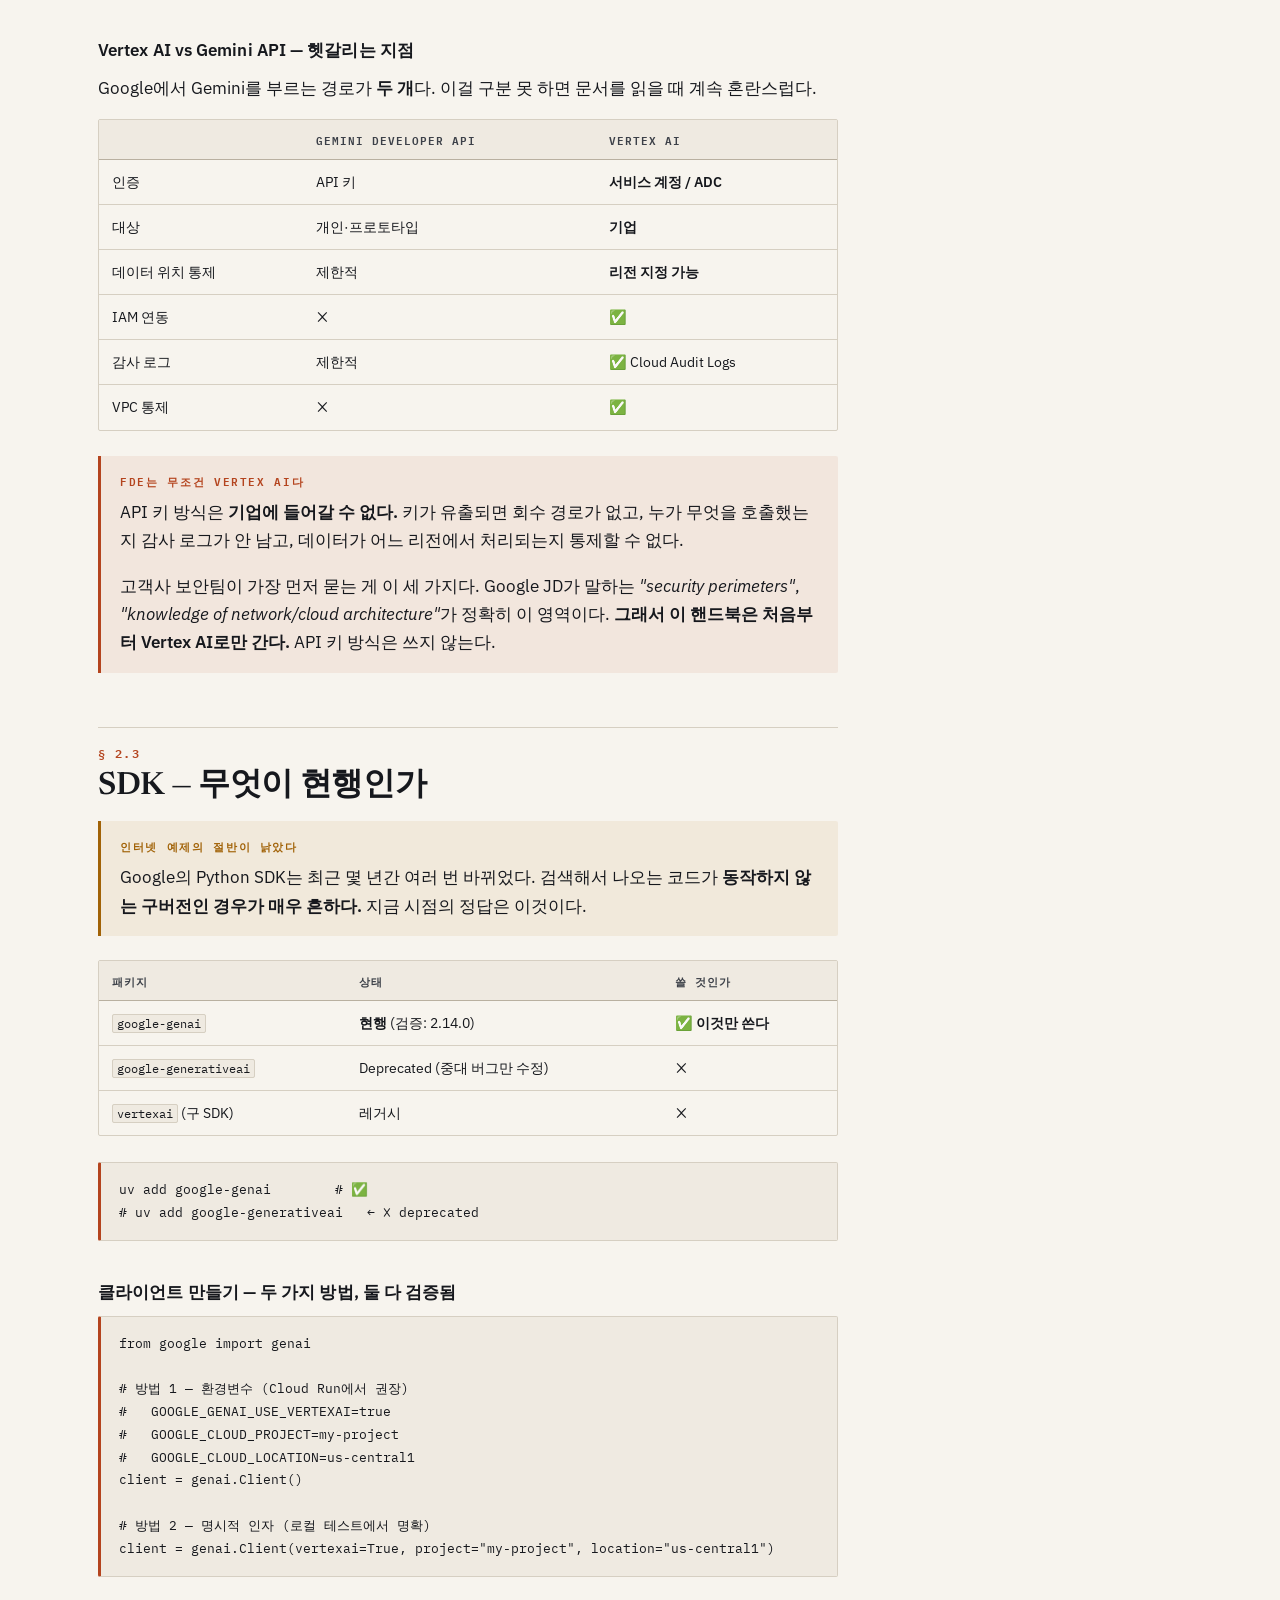
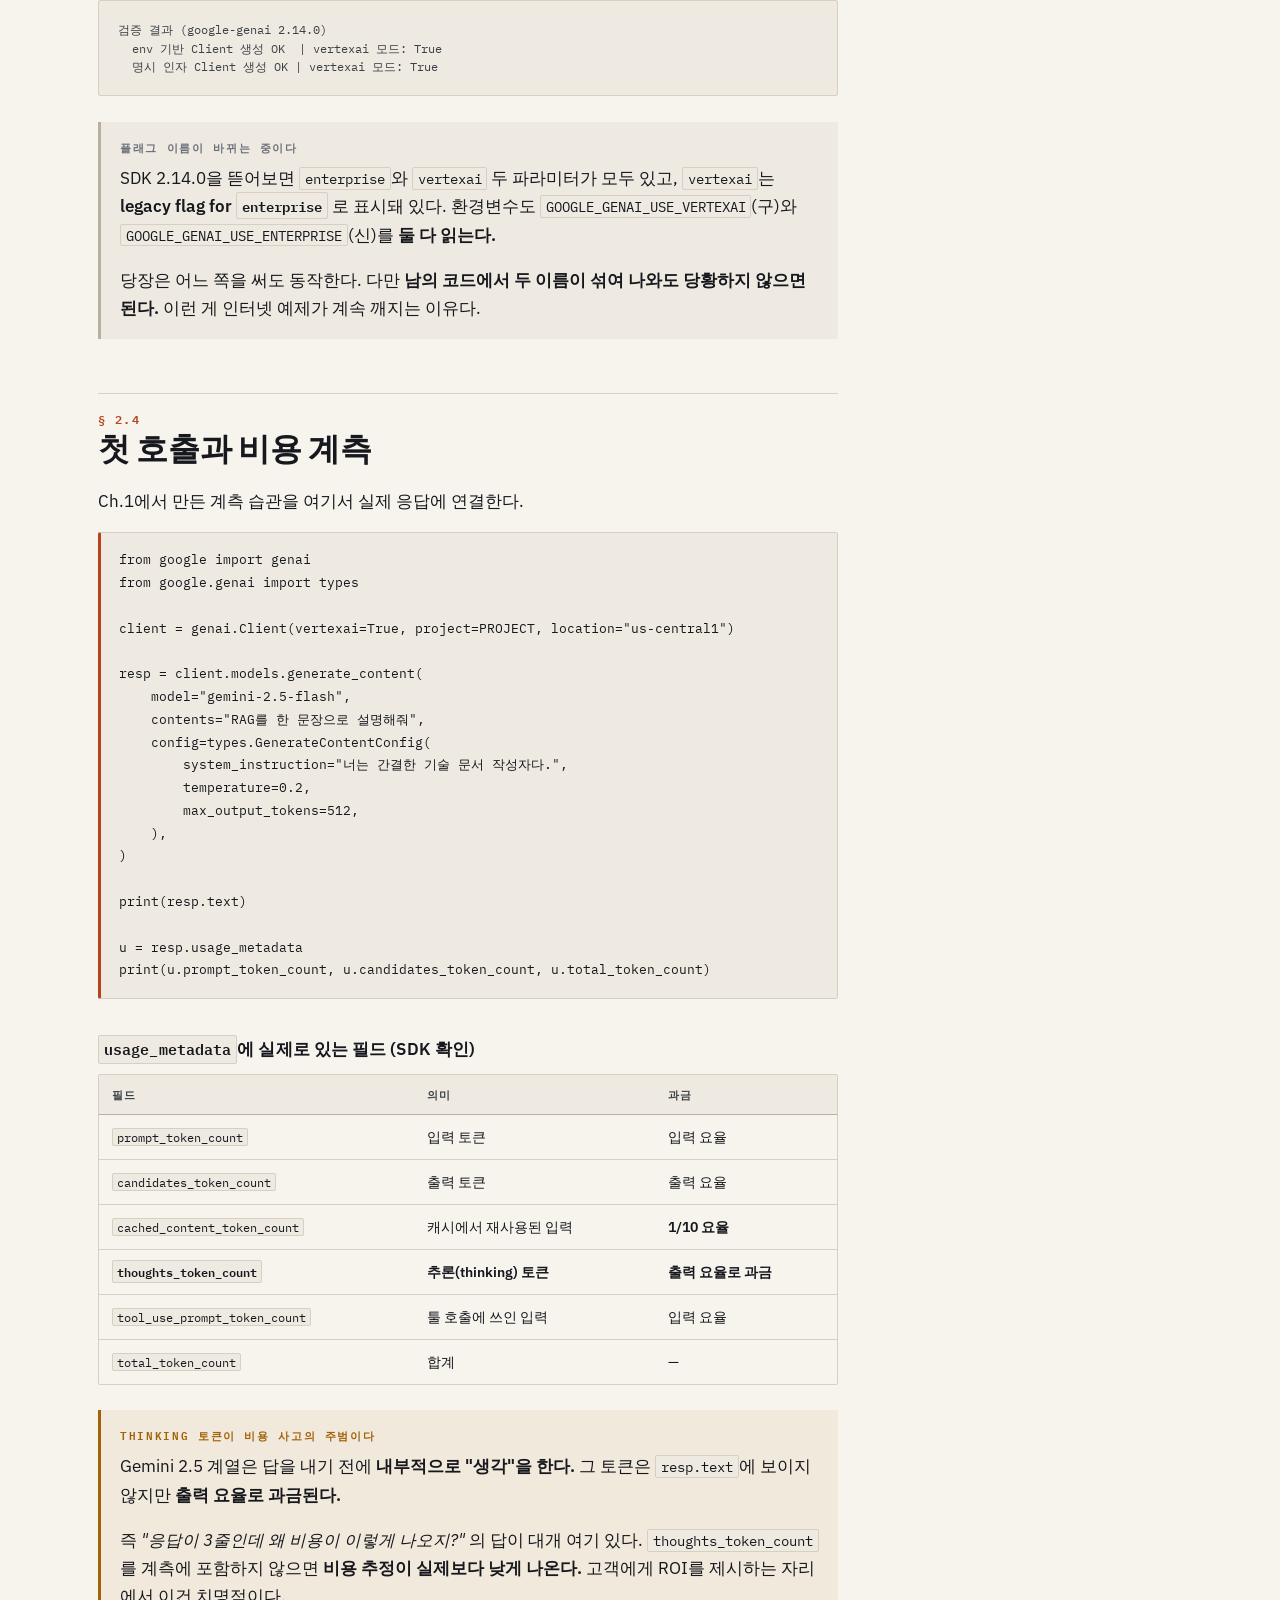
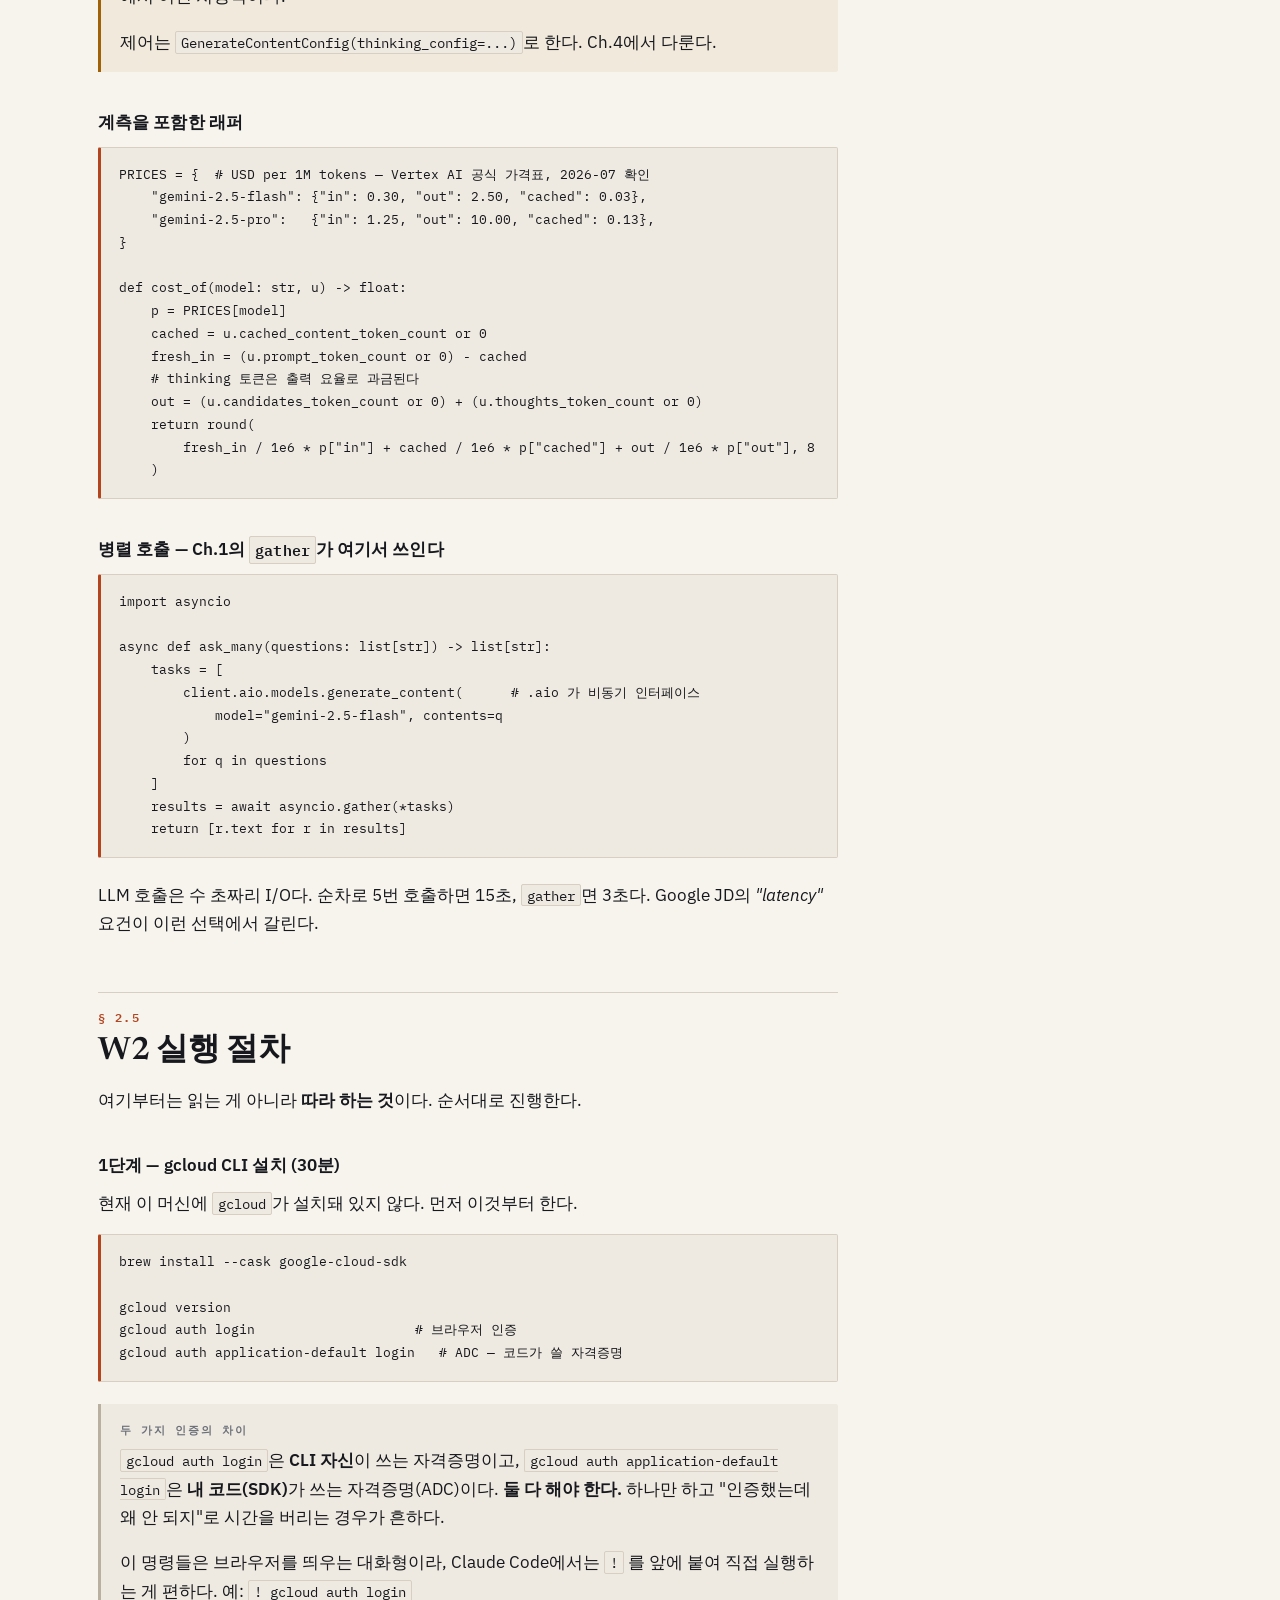
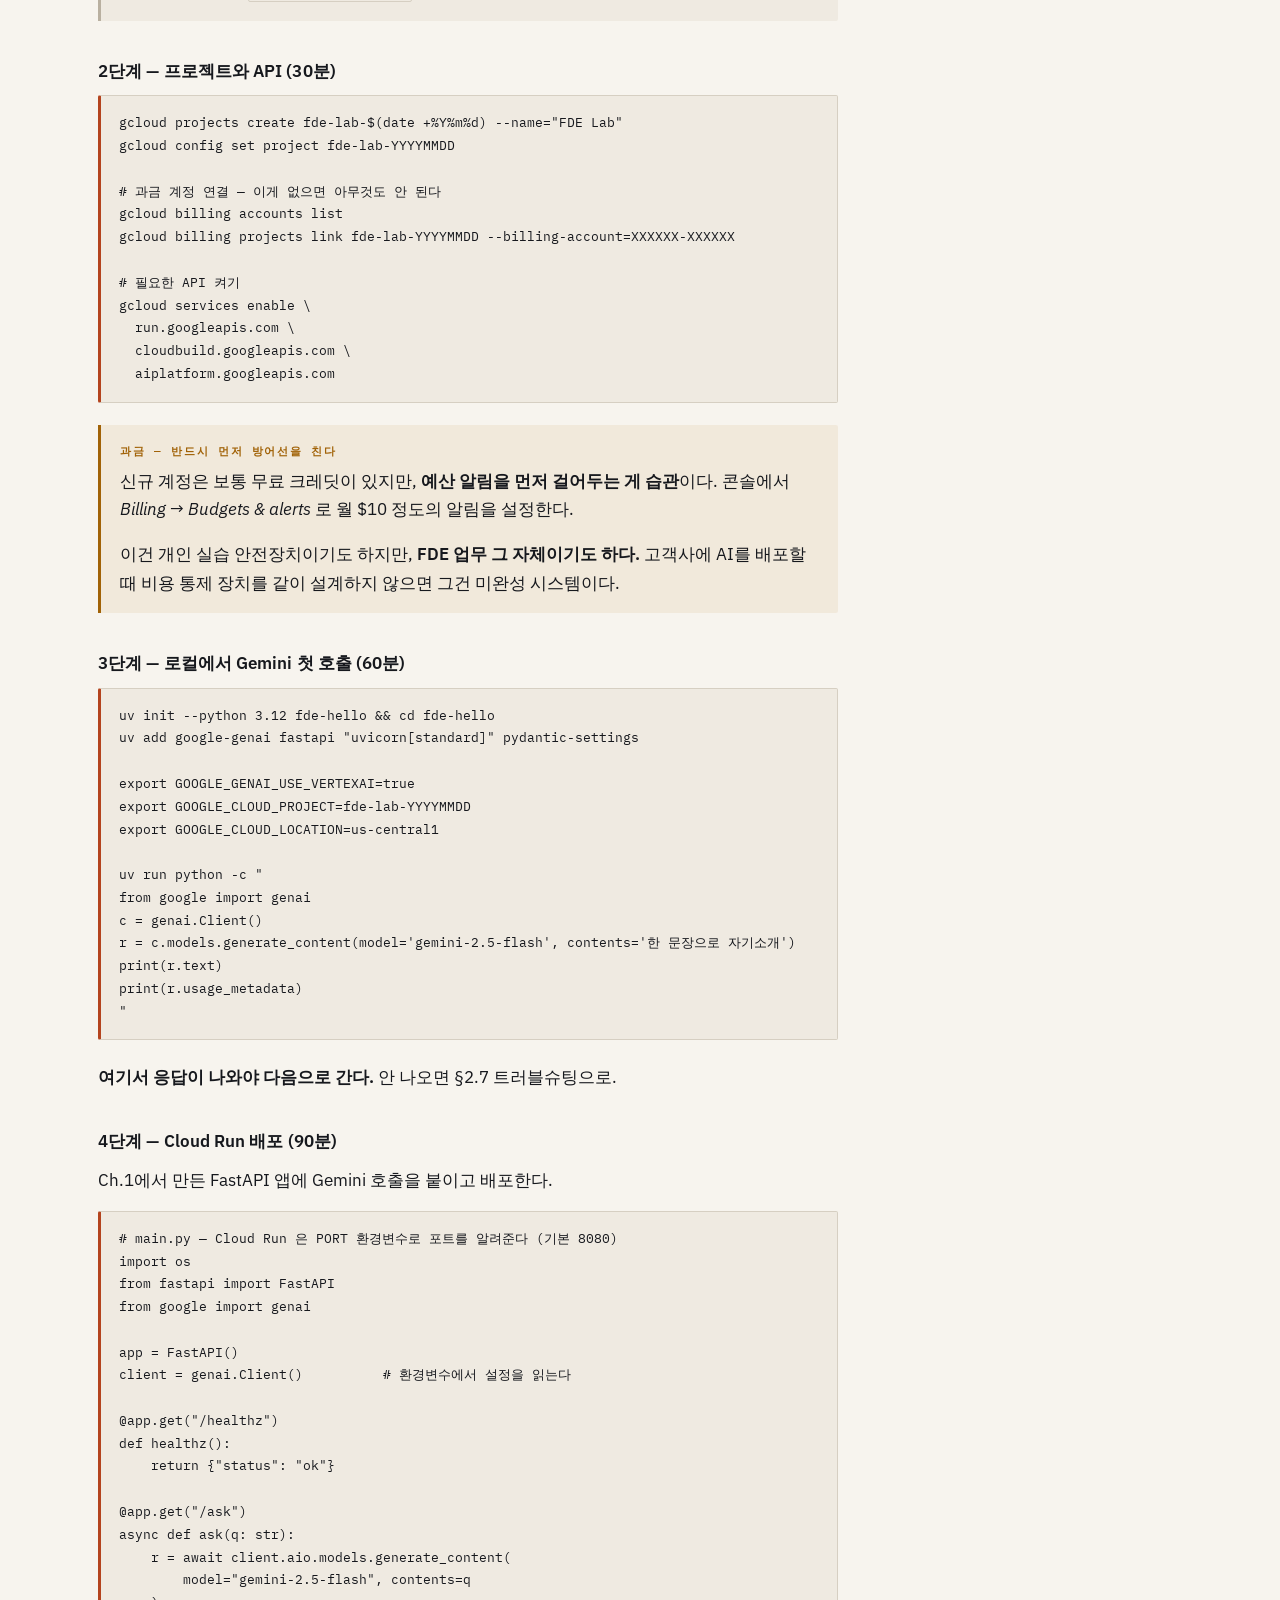
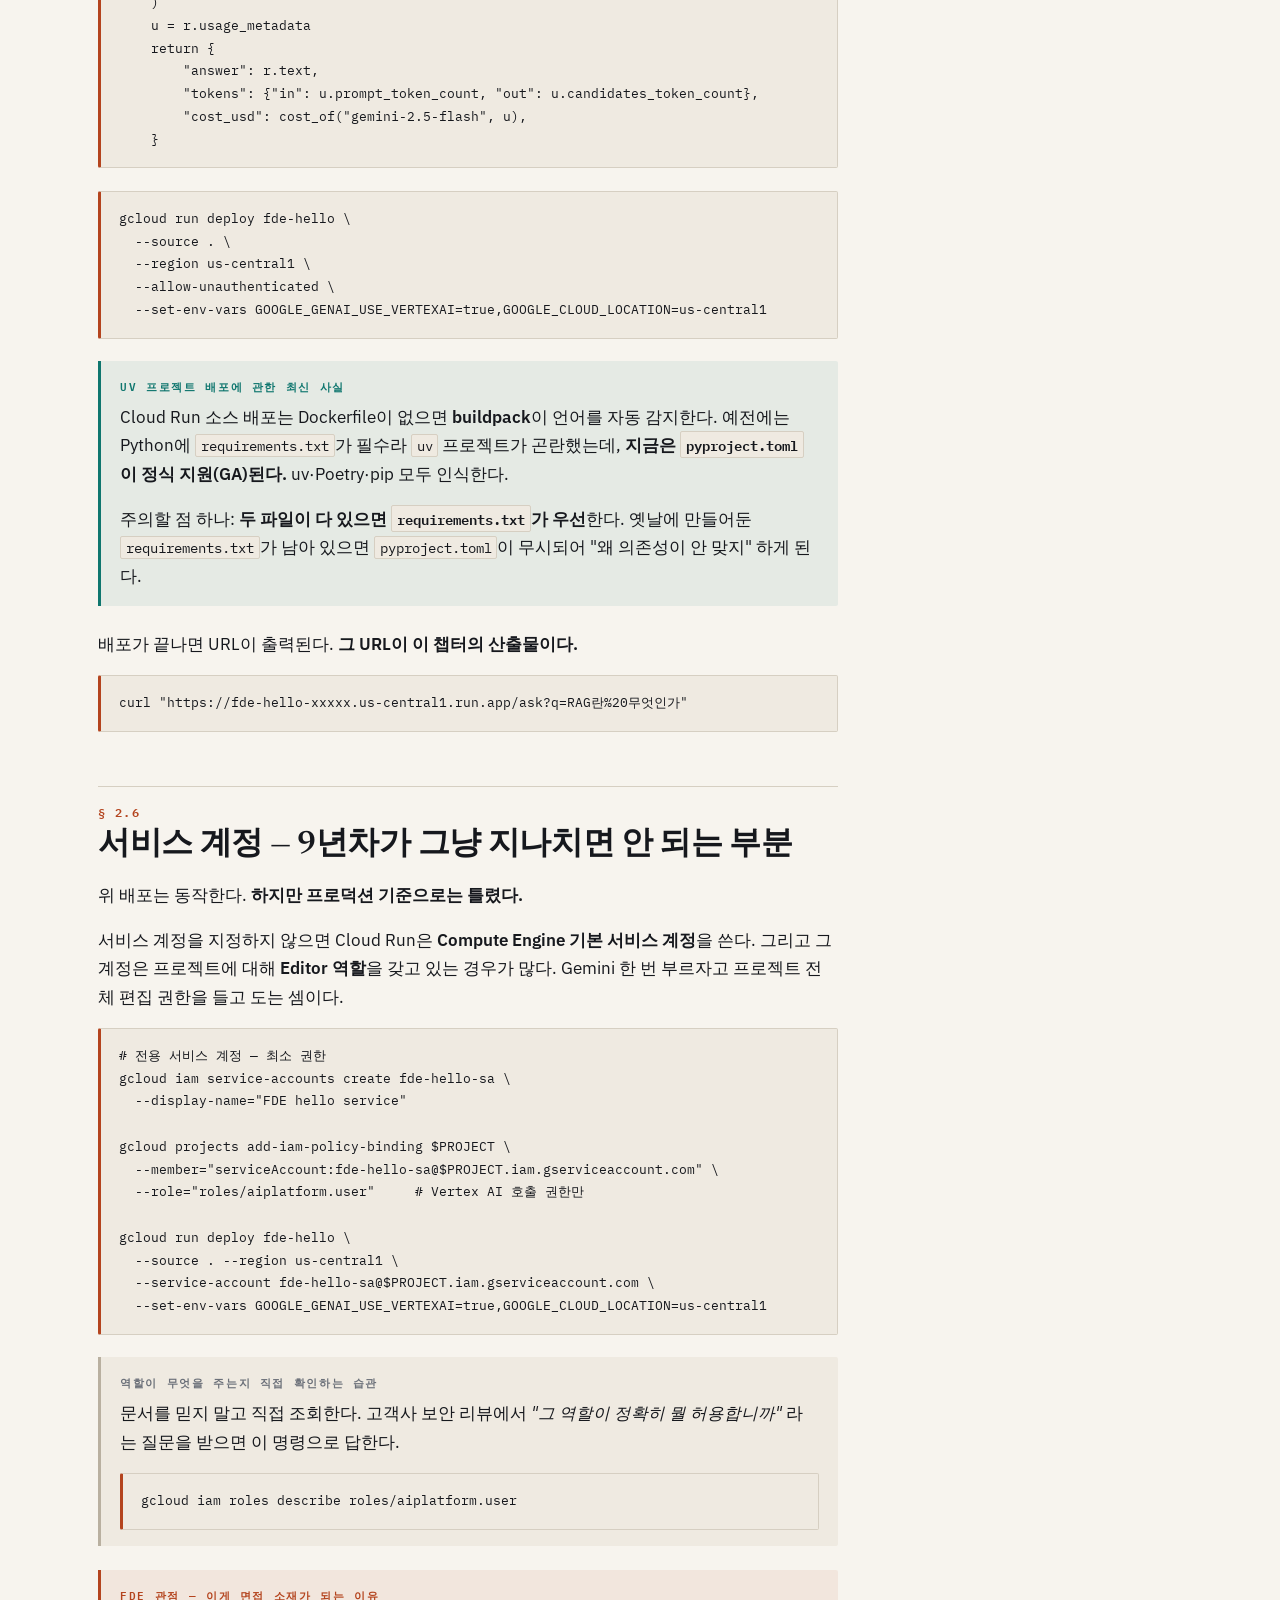
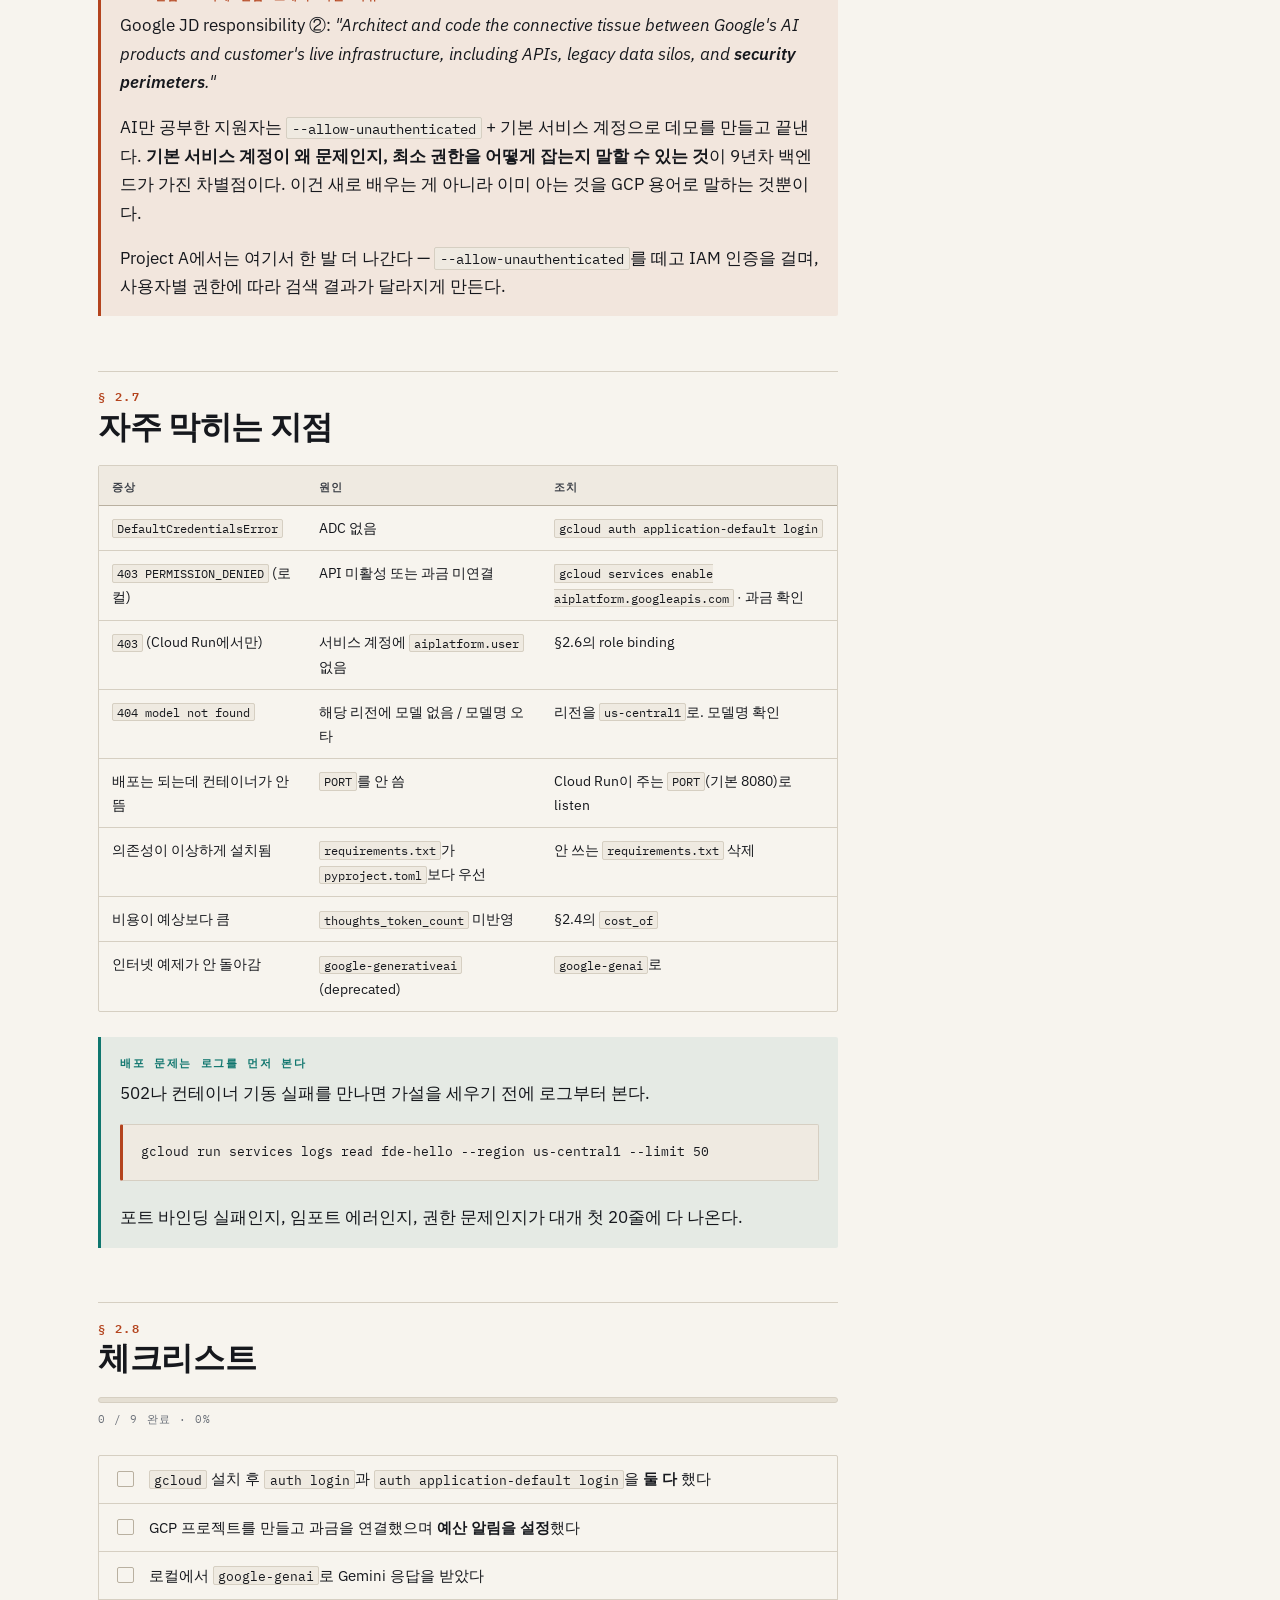
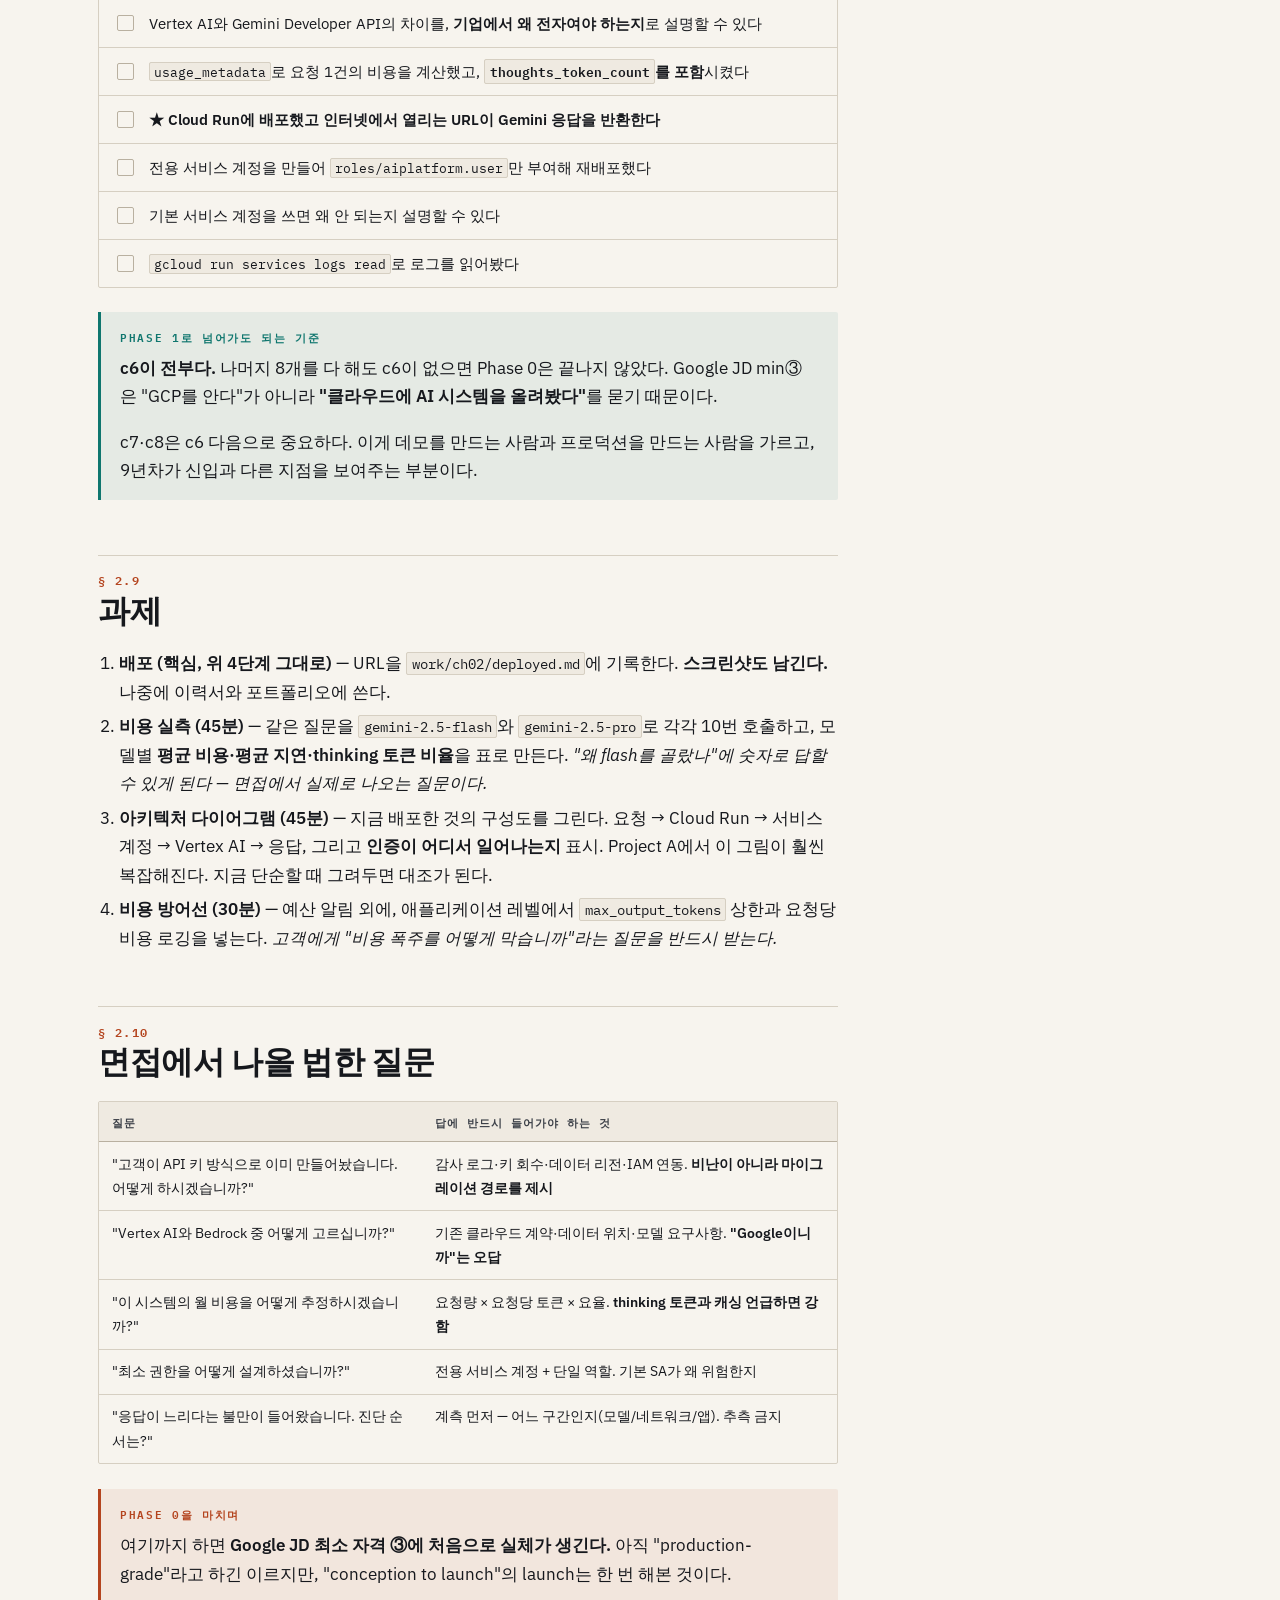
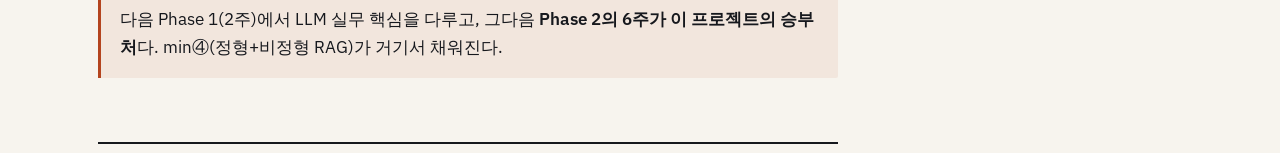
<file: docs/ch02-gcp-vertex.html>
<!doctype html>
<html lang="ko">
<head>
<meta charset="utf-8">
<meta name="viewport" content="width=device-width, initial-scale=1">
<title>Ch.2 — GCP · Vertex AI 기반 | GenAI FDE Handbook</title>
<link rel="stylesheet" href="assets/handbook.css">
</head>
<body>

<header class="masthead">
  <span class="mark">GenAI FDE Handbook</span>
  <span class="sep"></span>
  <a href="index.html">← 목차</a>
  <button id="themeToggle" type="button">DARK</button>
</header>

<div class="wrap">

<div class="chapter-head">
  <div class="kicker">Chapter 02 · Phase 0 · W2</div>
  <h1>GCP · Vertex AI 기반</h1>
  <p class="sub">Google JD의 최소 자격 ③이 여기서 시작된다. 이 챕터의 목표는 지식이 아니라
  <strong>인터넷에서 접근 가능한 URL 하나</strong>다.</p>
  <div class="chapter-meta">
    <span><b>배정</b> 10시간 (W2)</span>
    <span><b>선행</b> Ch.1</span>
    <span><b>검증 환경</b> google-genai 2.14.0 · Python 3.12.13</span>
    <span><b>산출물</b> Cloud Run URL + Gemini 응답</span>
  </div>
</div>

<div class="prose">

<h2><span class="num">§ 2.1</span>이 챕터가 존재하는 이유</h2>

<blockquote>
Google JD, minimum qualification ③:<br>
<em>"Experience taking production-grade AI-driven solutions from conception to launch and
<strong>architecting AI systems on cloud platforms (e.g., GCP)</strong>."</em>
</blockquote>

<p>이 문장이 현재 <strong>충족되지 않은 두 항목 중 하나</strong>다. 그리고 이건 읽어서 채워지지 않는다.
"GCP를 공부했다"는 이 칸을 못 채운다. <strong>배포된 것이 있어야 채워진다.</strong></p>

<div class="note signal">
  <span class="label">W2의 통과 기준은 단 하나다</span>
  <p><strong>인터넷 어디서든 열리는 URL이 Gemini의 응답을 반환한다.</strong></p>
  <p>기능이 초라해도 상관없다. 예쁘지 않아도 된다. 로컬에서 도는 것은 이 기준을 만족하지 않는다.
  이게 안 되면 Phase 1로 넘어가지 않는다 — Project A 전체가 이 위에 올라가기 때문이다.</p>
</div>

<h2><span class="num">§ 2.2</span>클라우드를 아는 사람에게 GCP 설명하기</h2>

<p>9년차에게 클라우드 개념을 설명할 필요는 없다. <strong>용어 대응표</strong>만 있으면 된다.</p>

<div class="table-scroll">
<table>
<thead><tr><th>개념</th><th>AWS</th><th>GCP</th><th>비고</th></tr></thead>
<tbody>
<tr><td>계정 격리 단위</td><td>Account</td><td><strong>Project</strong></td><td>GCP는 프로젝트가 기본 경계. 모든 리소스가 프로젝트에 속한다</td></tr>
<tr><td>컨테이너 서버리스</td><td>App Runner / Fargate</td><td><strong>Cloud Run</strong></td><td>이번 챕터의 배포 대상</td></tr>
<tr><td>함수</td><td>Lambda</td><td>Cloud Run functions</td><td>Cloud Run에 통합됨</td></tr>
<tr><td>권한</td><td>IAM Role/Policy</td><td>IAM Role</td><td>개념 유사. GCP는 역할 부여 단위가 더 단순</td></tr>
<tr><td>워크로드 신원</td><td>인스턴스 프로파일</td><td><strong>서비스 계정</strong></td><td>§2.6에서 중요하게 다룬다</td></tr>
<tr><td>객체 저장소</td><td>S3</td><td>Cloud Storage (GCS)</td><td>—</td></tr>
<tr><td>관리형 Postgres</td><td>RDS</td><td>Cloud SQL</td><td>Project A에서 쓴다</td></tr>
<tr><td>비밀 관리</td><td>Secrets Manager</td><td>Secret Manager</td><td>—</td></tr>
<tr><td><strong>AI 플랫폼</strong></td><td>Bedrock</td><td><strong>Vertex AI</strong></td><td>Gemini·임베딩·Vector Search가 전부 여기</td></tr>
</tbody>
</table>
</div>

<h3>Vertex AI vs Gemini API — 헷갈리는 지점</h3>

<p>Google에서 Gemini를 부르는 경로가 <strong>두 개</strong>다. 이걸 구분 못 하면 문서를 읽을 때 계속 혼란스럽다.</p>

<div class="table-scroll">
<table>
<thead><tr><th></th><th>Gemini Developer API</th><th><strong>Vertex AI</strong></th></tr></thead>
<tbody>
<tr><td>인증</td><td>API 키</td><td><strong>서비스 계정 / ADC</strong></td></tr>
<tr><td>대상</td><td>개인·프로토타입</td><td><strong>기업</strong></td></tr>
<tr><td>데이터 위치 통제</td><td>제한적</td><td><strong>리전 지정 가능</strong></td></tr>
<tr><td>IAM 연동</td><td>❌</td><td>✅</td></tr>
<tr><td>감사 로그</td><td>제한적</td><td>✅ Cloud Audit Logs</td></tr>
<tr><td>VPC 통제</td><td>❌</td><td>✅</td></tr>
</tbody>
</table>
</div>

<div class="note signal">
  <span class="label">FDE는 무조건 Vertex AI다</span>
  <p>API 키 방식은 <strong>기업에 들어갈 수 없다.</strong> 키가 유출되면 회수 경로가 없고,
  누가 무엇을 호출했는지 감사 로그가 안 남고, 데이터가 어느 리전에서 처리되는지 통제할 수 없다.</p>
  <p>고객사 보안팀이 가장 먼저 묻는 게 이 세 가지다. Google JD가 말하는
  <em>"security perimeters"</em>, <em>"knowledge of network/cloud architecture"</em>가 정확히 이 영역이다.
  <strong>그래서 이 핸드북은 처음부터 Vertex AI로만 간다.</strong> API 키 방식은 쓰지 않는다.</p>
</div>

<h2><span class="num">§ 2.3</span>SDK — 무엇이 현행인가</h2>

<div class="note warn">
  <span class="label">인터넷 예제의 절반이 낡았다</span>
  <p>Google의 Python SDK는 최근 몇 년간 여러 번 바뀌었다. 검색해서 나오는 코드가
  <strong>동작하지 않는 구버전인 경우가 매우 흔하다.</strong> 지금 시점의 정답은 이것이다.</p>
</div>

<div class="table-scroll">
<table>
<thead><tr><th>패키지</th><th>상태</th><th>쓸 것인가</th></tr></thead>
<tbody>
<tr><td><code>google-genai</code></td><td><strong>현행</strong> (검증: 2.14.0)</td><td>✅ <strong>이것만 쓴다</strong></td></tr>
<tr><td><code>google-generativeai</code></td><td>Deprecated (중대 버그만 수정)</td><td>❌</td></tr>
<tr><td><code>vertexai</code> (구 SDK)</td><td>레거시</td><td>❌</td></tr>
</tbody>
</table>
</div>

<pre><code>uv add google-genai        # ✅
# uv add google-generativeai   ← ❌ deprecated</code></pre>

<h3>클라이언트 만들기 — 두 가지 방법, 둘 다 검증됨</h3>

<pre><code>from google import genai

# 방법 1 — 환경변수 (Cloud Run에서 권장)
#   GOOGLE_GENAI_USE_VERTEXAI=true
#   GOOGLE_CLOUD_PROJECT=my-project
#   GOOGLE_CLOUD_LOCATION=us-central1
client = genai.Client()

# 방법 2 — 명시적 인자 (로컬 테스트에서 명확)
client = genai.Client(vertexai=True, project="my-project", location="us-central1")</code></pre>

<div class="diagram">검증 결과 (google-genai 2.14.0)
  env 기반 Client 생성 OK  | vertexai 모드: True
  명시 인자 Client 생성 OK | vertexai 모드: True</div>

<div class="note">
  <span class="label">플래그 이름이 바뀌는 중이다</span>
  <p>SDK 2.14.0을 뜯어보면 <code>enterprise</code>와 <code>vertexai</code> 두 파라미터가 모두 있고,
  <code>vertexai</code>는 <strong>legacy flag for <code>enterprise</code></strong> 로 표시돼 있다.
  환경변수도 <code>GOOGLE_GENAI_USE_VERTEXAI</code>(구)와 <code>GOOGLE_GENAI_USE_ENTERPRISE</code>(신)를
  <strong>둘 다 읽는다.</strong></p>
  <p>당장은 어느 쪽을 써도 동작한다. 다만 <strong>남의 코드에서 두 이름이 섞여 나와도 당황하지 않으면 된다.</strong>
  이런 게 인터넷 예제가 계속 깨지는 이유다.</p>
</div>

<h2><span class="num">§ 2.4</span>첫 호출과 비용 계측</h2>

<p>Ch.1에서 만든 계측 습관을 여기서 실제 응답에 연결한다.</p>

<pre><code>from google import genai
from google.genai import types

client = genai.Client(vertexai=True, project=PROJECT, location="us-central1")

resp = client.models.generate_content(
    model="gemini-2.5-flash",
    contents="RAG를 한 문장으로 설명해줘",
    config=types.GenerateContentConfig(
        system_instruction="너는 간결한 기술 문서 작성자다.",
        temperature=0.2,
        max_output_tokens=512,
    ),
)

print(resp.text)

u = resp.usage_metadata
print(u.prompt_token_count, u.candidates_token_count, u.total_token_count)</code></pre>

<h3><code>usage_metadata</code>에 실제로 있는 필드 (SDK 확인)</h3>

<div class="table-scroll">
<table>
<thead><tr><th>필드</th><th>의미</th><th>과금</th></tr></thead>
<tbody>
<tr><td><code>prompt_token_count</code></td><td>입력 토큰</td><td>입력 요율</td></tr>
<tr><td><code>candidates_token_count</code></td><td>출력 토큰</td><td>출력 요율</td></tr>
<tr><td><code>cached_content_token_count</code></td><td>캐시에서 재사용된 입력</td><td><strong>1/10 요율</strong></td></tr>
<tr><td><strong><code>thoughts_token_count</code></strong></td><td><strong>추론(thinking) 토큰</strong></td><td><strong>출력 요율로 과금</strong></td></tr>
<tr><td><code>tool_use_prompt_token_count</code></td><td>툴 호출에 쓰인 입력</td><td>입력 요율</td></tr>
<tr><td><code>total_token_count</code></td><td>합계</td><td>—</td></tr>
</tbody>
</table>
</div>

<div class="note warn">
  <span class="label">thinking 토큰이 비용 사고의 주범이다</span>
  <p>Gemini 2.5 계열은 답을 내기 전에 <strong>내부적으로 "생각"을 한다.</strong> 그 토큰은
  <code>resp.text</code>에 보이지 않지만 <strong>출력 요율로 과금된다.</strong></p>
  <p>즉 <em>"응답이 3줄인데 왜 비용이 이렇게 나오지?"</em> 의 답이 대개 여기 있다.
  <code>thoughts_token_count</code>를 계측에 포함하지 않으면 <strong>비용 추정이 실제보다 낮게 나온다.</strong>
  고객에게 ROI를 제시하는 자리에서 이건 치명적이다.</p>
  <p>제어는 <code>GenerateContentConfig(thinking_config=...)</code>로 한다. Ch.4에서 다룬다.</p>
</div>

<h3>계측을 포함한 래퍼</h3>

<pre><code>PRICES = {  # USD per 1M tokens — Vertex AI 공식 가격표, 2026-07 확인
    "gemini-2.5-flash": {"in": 0.30, "out": 2.50, "cached": 0.03},
    "gemini-2.5-pro":   {"in": 1.25, "out": 10.00, "cached": 0.13},
}

def cost_of(model: str, u) -> float:
    p = PRICES[model]
    cached = u.cached_content_token_count or 0
    fresh_in = (u.prompt_token_count or 0) - cached
    # thinking 토큰은 출력 요율로 과금된다
    out = (u.candidates_token_count or 0) + (u.thoughts_token_count or 0)
    return round(
        fresh_in / 1e6 * p["in"] + cached / 1e6 * p["cached"] + out / 1e6 * p["out"], 8
    )</code></pre>

<h3>병렬 호출 — Ch.1의 <code>gather</code>가 여기서 쓰인다</h3>

<pre><code>import asyncio

async def ask_many(questions: list[str]) -> list[str]:
    tasks = [
        client.aio.models.generate_content(      # .aio 가 비동기 인터페이스
            model="gemini-2.5-flash", contents=q
        )
        for q in questions
    ]
    results = await asyncio.gather(*tasks)
    return [r.text for r in results]</code></pre>

<p>LLM 호출은 수 초짜리 I/O다. 순차로 5번 호출하면 15초, <code>gather</code>면 3초다.
Google JD의 <em>"latency"</em> 요건이 이런 선택에서 갈린다.</p>

<h2><span class="num">§ 2.5</span>W2 실행 절차</h2>

<p>여기부터는 읽는 게 아니라 <strong>따라 하는 것</strong>이다. 순서대로 진행한다.</p>

<h3>1단계 — gcloud CLI 설치 (30분)</h3>

<p>현재 이 머신에 <code>gcloud</code>가 설치돼 있지 않다. 먼저 이것부터 한다.</p>

<pre><code>brew install --cask google-cloud-sdk

gcloud version
gcloud auth login                    # 브라우저 인증
gcloud auth application-default login   # ADC — 코드가 쓸 자격증명</code></pre>

<div class="note">
  <span class="label">두 가지 인증의 차이</span>
  <p><code>gcloud auth login</code>은 <strong>CLI 자신</strong>이 쓰는 자격증명이고,
  <code>gcloud auth application-default login</code>은 <strong>내 코드(SDK)</strong>가 쓰는 자격증명(ADC)이다.
  <strong>둘 다 해야 한다.</strong> 하나만 하고 "인증했는데 왜 안 되지"로 시간을 버리는 경우가 흔하다.</p>
  <p>이 명령들은 브라우저를 띄우는 대화형이라, Claude Code에서는
  <code>!</code> 를 앞에 붙여 직접 실행하는 게 편하다. 예: <code>! gcloud auth login</code></p>
</div>

<h3>2단계 — 프로젝트와 API (30분)</h3>

<pre><code>gcloud projects create fde-lab-$(date +%Y%m%d) --name="FDE Lab"
gcloud config set project fde-lab-YYYYMMDD

# 과금 계정 연결 — 이게 없으면 아무것도 안 된다
gcloud billing accounts list
gcloud billing projects link fde-lab-YYYYMMDD --billing-account=XXXXXX-XXXXXX

# 필요한 API 켜기
gcloud services enable \
  run.googleapis.com \
  cloudbuild.googleapis.com \
  aiplatform.googleapis.com</code></pre>

<div class="note warn">
  <span class="label">과금 — 반드시 먼저 방어선을 친다</span>
  <p>신규 계정은 보통 무료 크레딧이 있지만, <strong>예산 알림을 먼저 걸어두는 게 습관</strong>이다.
  콘솔에서 <em>Billing → Budgets &amp; alerts</em> 로 월 $10 정도의 알림을 설정한다.</p>
  <p>이건 개인 실습 안전장치이기도 하지만, <strong>FDE 업무 그 자체이기도 하다.</strong>
  고객사에 AI를 배포할 때 비용 통제 장치를 같이 설계하지 않으면 그건 미완성 시스템이다.</p>
</div>

<h3>3단계 — 로컬에서 Gemini 첫 호출 (60분)</h3>

<pre><code>uv init --python 3.12 fde-hello && cd fde-hello
uv add google-genai fastapi "uvicorn[standard]" pydantic-settings

export GOOGLE_GENAI_USE_VERTEXAI=true
export GOOGLE_CLOUD_PROJECT=fde-lab-YYYYMMDD
export GOOGLE_CLOUD_LOCATION=us-central1

uv run python -c "
from google import genai
c = genai.Client()
r = c.models.generate_content(model='gemini-2.5-flash', contents='한 문장으로 자기소개')
print(r.text)
print(r.usage_metadata)
"</code></pre>

<p><strong>여기서 응답이 나와야 다음으로 간다.</strong> 안 나오면 §2.7 트러블슈팅으로.</p>

<h3>4단계 — Cloud Run 배포 (90분)</h3>

<p>Ch.1에서 만든 FastAPI 앱에 Gemini 호출을 붙이고 배포한다.</p>

<pre><code># main.py — Cloud Run 은 PORT 환경변수로 포트를 알려준다 (기본 8080)
import os
from fastapi import FastAPI
from google import genai

app = FastAPI()
client = genai.Client()          # 환경변수에서 설정을 읽는다

@app.get("/healthz")
def healthz():
    return {"status": "ok"}

@app.get("/ask")
async def ask(q: str):
    r = await client.aio.models.generate_content(
        model="gemini-2.5-flash", contents=q
    )
    u = r.usage_metadata
    return {
        "answer": r.text,
        "tokens": {"in": u.prompt_token_count, "out": u.candidates_token_count},
        "cost_usd": cost_of("gemini-2.5-flash", u),
    }</code></pre>

<pre><code>gcloud run deploy fde-hello \
  --source . \
  --region us-central1 \
  --allow-unauthenticated \
  --set-env-vars GOOGLE_GENAI_USE_VERTEXAI=true,GOOGLE_CLOUD_LOCATION=us-central1</code></pre>

<div class="note evidence">
  <span class="label">uv 프로젝트 배포에 관한 최신 사실</span>
  <p>Cloud Run 소스 배포는 Dockerfile이 없으면 <strong>buildpack</strong>이 언어를 자동 감지한다.
  예전에는 Python에 <code>requirements.txt</code>가 필수라 <code>uv</code> 프로젝트가 곤란했는데,
  <strong>지금은 <code>pyproject.toml</code>이 정식 지원(GA)된다.</strong> uv·Poetry·pip 모두 인식한다.</p>
  <p>주의할 점 하나: <strong>두 파일이 다 있으면 <code>requirements.txt</code>가 우선</strong>한다.
  옛날에 만들어둔 <code>requirements.txt</code>가 남아 있으면 <code>pyproject.toml</code>이 무시되어
  "왜 의존성이 안 맞지" 하게 된다.</p>
</div>

<p>배포가 끝나면 URL이 출력된다. <strong>그 URL이 이 챕터의 산출물이다.</strong></p>

<pre><code>curl "https://fde-hello-xxxxx.us-central1.run.app/ask?q=RAG란%20무엇인가"</code></pre>

<h2><span class="num">§ 2.6</span>서비스 계정 — 9년차가 그냥 지나치면 안 되는 부분</h2>

<p>위 배포는 동작한다. <strong>하지만 프로덕션 기준으로는 틀렸다.</strong></p>

<p>서비스 계정을 지정하지 않으면 Cloud Run은 <strong>Compute Engine 기본 서비스 계정</strong>을 쓴다.
그리고 그 계정은 프로젝트에 대해 <strong>Editor 역할</strong>을 갖고 있는 경우가 많다.
Gemini 한 번 부르자고 프로젝트 전체 편집 권한을 들고 도는 셈이다.</p>

<pre><code># 전용 서비스 계정 — 최소 권한
gcloud iam service-accounts create fde-hello-sa \
  --display-name="FDE hello service"

gcloud projects add-iam-policy-binding $PROJECT \
  --member="serviceAccount:fde-hello-sa@$PROJECT.iam.gserviceaccount.com" \
  --role="roles/aiplatform.user"     # Vertex AI 호출 권한만

gcloud run deploy fde-hello \
  --source . --region us-central1 \
  --service-account fde-hello-sa@$PROJECT.iam.gserviceaccount.com \
  --set-env-vars GOOGLE_GENAI_USE_VERTEXAI=true,GOOGLE_CLOUD_LOCATION=us-central1</code></pre>

<div class="note">
  <span class="label">역할이 무엇을 주는지 직접 확인하는 습관</span>
  <p>문서를 믿지 말고 직접 조회한다. 고객사 보안 리뷰에서 <em>"그 역할이 정확히 뭘 허용합니까"</em> 라는
  질문을 받으면 이 명령으로 답한다.</p>
  <pre><code>gcloud iam roles describe roles/aiplatform.user</code></pre>
</div>

<div class="note signal">
  <span class="label">FDE 관점 — 이게 면접 소재가 되는 이유</span>
  <p>Google JD responsibility ②:
  <em>"Architect and code the connective tissue between Google's AI products and customer's
  live infrastructure, including APIs, legacy data silos, and <strong>security perimeters</strong>."</em></p>
  <p>AI만 공부한 지원자는 <code>--allow-unauthenticated</code> + 기본 서비스 계정으로 데모를 만들고 끝낸다.
  <strong>기본 서비스 계정이 왜 문제인지, 최소 권한을 어떻게 잡는지 말할 수 있는 것</strong>이
  9년차 백엔드가 가진 차별점이다. 이건 새로 배우는 게 아니라 이미 아는 것을 GCP 용어로 말하는 것뿐이다.</p>
  <p>Project A에서는 여기서 한 발 더 나간다 — <code>--allow-unauthenticated</code>를 떼고
  IAM 인증을 걸며, 사용자별 권한에 따라 검색 결과가 달라지게 만든다.</p>
</div>

<h2><span class="num">§ 2.7</span>자주 막히는 지점</h2>

<div class="table-scroll">
<table>
<thead><tr><th>증상</th><th>원인</th><th>조치</th></tr></thead>
<tbody>
<tr><td><code>DefaultCredentialsError</code></td><td>ADC 없음</td><td><code>gcloud auth application-default login</code></td></tr>
<tr><td><code>403 PERMISSION_DENIED</code> (로컬)</td><td>API 미활성 또는 과금 미연결</td><td><code>gcloud services enable aiplatform.googleapis.com</code> · 과금 확인</td></tr>
<tr><td><code>403</code> (Cloud Run에서만)</td><td>서비스 계정에 <code>aiplatform.user</code> 없음</td><td>§2.6의 role binding</td></tr>
<tr><td><code>404 model not found</code></td><td>해당 리전에 모델 없음 / 모델명 오타</td><td>리전을 <code>us-central1</code>로. 모델명 확인</td></tr>
<tr><td>배포는 되는데 컨테이너가 안 뜸</td><td><code>PORT</code>를 안 씀</td><td>Cloud Run이 주는 <code>PORT</code>(기본 8080)로 listen</td></tr>
<tr><td>의존성이 이상하게 설치됨</td><td><code>requirements.txt</code>가 <code>pyproject.toml</code>보다 우선</td><td>안 쓰는 <code>requirements.txt</code> 삭제</td></tr>
<tr><td>비용이 예상보다 큼</td><td><code>thoughts_token_count</code> 미반영</td><td>§2.4의 <code>cost_of</code></td></tr>
<tr><td>인터넷 예제가 안 돌아감</td><td><code>google-generativeai</code> (deprecated)</td><td><code>google-genai</code>로</td></tr>
</tbody>
</table>
</div>

<div class="note evidence">
  <span class="label">배포 문제는 로그를 먼저 본다</span>
  <p>502나 컨테이너 기동 실패를 만나면 가설을 세우기 전에 로그부터 본다.</p>
  <pre><code>gcloud run services logs read fde-hello --region us-central1 --limit 50</code></pre>
  <p>포트 바인딩 실패인지, 임포트 에러인지, 권한 문제인지가 대개 첫 20줄에 다 나온다.</p>
</div>

<h2><span class="num">§ 2.8</span>체크리스트</h2>

<div class="progress" data-progress-for="ch2-check">
  <div class="progress-bar"><div class="progress-fill"></div></div>
  <div class="progress-label">0 / 0 완료 · 0%</div>
</div>

<div id="ch2-check">
<ul class="checklist">
  <li><label><input type="checkbox" data-id="c1"><span><code>gcloud</code> 설치 후 <code>auth login</code>과 <code>auth application-default login</code>을 <strong>둘 다</strong> 했다</span></label></li>
  <li><label><input type="checkbox" data-id="c2"><span>GCP 프로젝트를 만들고 과금을 연결했으며 <strong>예산 알림을 설정</strong>했다</span></label></li>
  <li><label><input type="checkbox" data-id="c3"><span>로컬에서 <code>google-genai</code>로 Gemini 응답을 받았다</span></label></li>
  <li><label><input type="checkbox" data-id="c4"><span>Vertex AI와 Gemini Developer API의 차이를, <strong>기업에서 왜 전자여야 하는지</strong>로 설명할 수 있다</span></label></li>
  <li><label><input type="checkbox" data-id="c5"><span><code>usage_metadata</code>로 요청 1건의 비용을 계산했고, <strong><code>thoughts_token_count</code>를 포함</strong>시켰다</span></label></li>
  <li><label><input type="checkbox" data-id="c6"><span><strong>★ Cloud Run에 배포했고 인터넷에서 열리는 URL이 Gemini 응답을 반환한다</strong></span></label></li>
  <li><label><input type="checkbox" data-id="c7"><span>전용 서비스 계정을 만들어 <code>roles/aiplatform.user</code>만 부여해 재배포했다</span></label></li>
  <li><label><input type="checkbox" data-id="c8"><span>기본 서비스 계정을 쓰면 왜 안 되는지 설명할 수 있다</span></label></li>
  <li><label><input type="checkbox" data-id="c9"><span><code>gcloud run services logs read</code>로 로그를 읽어봤다</span></label></li>
</ul>
</div>

<div class="note evidence">
  <span class="label">Phase 1로 넘어가도 되는 기준</span>
  <p><strong>c6이 전부다.</strong> 나머지 8개를 다 해도 c6이 없으면 Phase 0은 끝나지 않았다.
  Google JD min③은 "GCP를 안다"가 아니라 <strong>"클라우드에 AI 시스템을 올려봤다"</strong>를 묻기 때문이다.</p>
  <p>c7·c8은 c6 다음으로 중요하다. 이게 데모를 만드는 사람과 프로덕션을 만드는 사람을 가르고,
  9년차가 신입과 다른 지점을 보여주는 부분이다.</p>
</div>

<h2><span class="num">§ 2.9</span>과제</h2>

<ol>
  <li><strong>배포 (핵심, 위 4단계 그대로)</strong> — URL을 <code>work/ch02/deployed.md</code>에 기록한다.
      <strong>스크린샷도 남긴다.</strong> 나중에 이력서와 포트폴리오에 쓴다.</li>

  <li><strong>비용 실측 (45분)</strong> — 같은 질문을 <code>gemini-2.5-flash</code>와 <code>gemini-2.5-pro</code>로
      각각 10번 호출하고, 모델별 <strong>평균 비용·평균 지연·thinking 토큰 비율</strong>을 표로 만든다.
      <em>"왜 flash를 골랐나"에 숫자로 답할 수 있게 된다 — 면접에서 실제로 나오는 질문이다.</em></li>

  <li><strong>아키텍처 다이어그램 (45분)</strong> — 지금 배포한 것의 구성도를 그린다.
      요청 → Cloud Run → 서비스 계정 → Vertex AI → 응답, 그리고 <strong>인증이 어디서 일어나는지</strong> 표시.
      Project A에서 이 그림이 훨씬 복잡해진다. 지금 단순할 때 그려두면 대조가 된다.</li>

  <li><strong>비용 방어선 (30분)</strong> — 예산 알림 외에, 애플리케이션 레벨에서
      <code>max_output_tokens</code> 상한과 요청당 비용 로깅을 넣는다.
      <em>고객에게 "비용 폭주를 어떻게 막습니까"라는 질문을 반드시 받는다.</em></li>
</ol>

<h2><span class="num">§ 2.10</span>면접에서 나올 법한 질문</h2>

<div class="table-scroll">
<table>
<thead><tr><th>질문</th><th>답에 반드시 들어가야 하는 것</th></tr></thead>
<tbody>
<tr><td>"고객이 API 키 방식으로 이미 만들어놨습니다. 어떻게 하시겠습니까?"</td><td>감사 로그·키 회수·데이터 리전·IAM 연동. <strong>비난이 아니라 마이그레이션 경로를 제시</strong></td></tr>
<tr><td>"Vertex AI와 Bedrock 중 어떻게 고르십니까?"</td><td>기존 클라우드 계약·데이터 위치·모델 요구사항. <strong>"Google이니까"는 오답</strong></td></tr>
<tr><td>"이 시스템의 월 비용을 어떻게 추정하시겠습니까?"</td><td>요청량 × 요청당 토큰 × 요율. <strong>thinking 토큰과 캐싱 언급하면 강함</strong></td></tr>
<tr><td>"최소 권한을 어떻게 설계하셨습니까?"</td><td>전용 서비스 계정 + 단일 역할. 기본 SA가 왜 위험한지</td></tr>
<tr><td>"응답이 느리다는 불만이 들어왔습니다. 진단 순서는?"</td><td>계측 먼저 — 어느 구간인지(모델/네트워크/앱). 추측 금지</td></tr>
</tbody>
</table>
</div>

<div class="note signal">
  <span class="label">Phase 0을 마치며</span>
  <p>여기까지 하면 <strong>Google JD 최소 자격 ③에 처음으로 실체가 생긴다.</strong>
  아직 "production-grade"라고 하긴 이르지만, "conception to launch"의 launch는 한 번 해본 것이다.</p>
  <p>다음 Phase 1(2주)에서 LLM 실무 핵심을 다루고, 그다음 <strong>Phase 2의 6주가 이 프로젝트의 승부처</strong>다.
  min④(정형+비정형 RAG)가 거기서 채워진다.</p>
</div>

<div class="chapter-nav">
  <span><a href="ch01-python-for-java.html">← Ch.1 Python for Senior Java Engineers</a></span>
  <span style="color:var(--ink-3)">다음 · Ch.3 LLM 실무 핵심 (예정)</span>
</div>

</div><!-- /prose -->
</div><!-- /wrap -->

<script src="assets/handbook.js"></script>
</body>
</html>
</file>
<file: docs/assets/handbook.css>
/* ==========================================================================
   GenAI FDE Handbook — shared stylesheet
   Aesthetic: engineering field manual. Warm paper / deep ink.
   Hairline rules, marginal section numbers, restrained signal colours.
   ========================================================================== */

@import url('https://fonts.googleapis.com/css2?family=Newsreader:ital,opsz,wght@0,6..72,400;0,6..72,600;0,6..72,700;1,6..72,400&family=IBM+Plex+Sans:ital,wght@0,400;0,500;0,600;1,400&family=IBM+Plex+Mono:wght@400;500;600&display=swap');

:root {
  --paper:      #f7f4ee;
  --paper-2:    #efeae1;
  --paper-3:    #e5dfd3;
  --ink:        #16181d;
  --ink-2:      #3c4048;
  --ink-3:      #6b7079;
  --rule:       #d6cfc2;
  --rule-hard:  #b9b0a0;

  --signal:     #b4441e;   /* primary accent — current position, emphasis   */
  --signal-bg:  #b4441e14;
  --evidence:   #0f766e;   /* verified / evidence / done                    */
  --evidence-bg:#0f766e14;
  --warn:       #a16207;
  --warn-bg:    #a1620714;

  --font-display: 'Newsreader', 'Iowan Old Style', Georgia, 'Times New Roman', serif;
  --font-body:    'IBM Plex Sans', -apple-system, 'Apple SD Gothic Neo', 'Malgun Gothic', sans-serif;
  --font-mono:    'IBM Plex Mono', ui-monospace, 'SF Mono', Menlo, monospace;

  --measure: 74ch;
  --gutter: clamp(1.1rem, 4vw, 3rem);
}

@media (prefers-color-scheme: dark) {
  :root {
    --paper:     #16181d;
    --paper-2:   #1d2026;
    --paper-3:   #262a32;
    --ink:       #e8e4dc;
    --ink-2:     #b9b4aa;
    --ink-3:     #85807a;
    --rule:      #333840;
    --rule-hard: #4a505a;
    --signal:    #e8753f;
    --signal-bg: #e8753f1f;
    --evidence:  #4db6a5;
    --evidence-bg:#4db6a51f;
    --warn:      #d9a441;
    --warn-bg:   #d9a4411f;
  }
}
:root[data-theme="dark"] {
  --paper:#16181d; --paper-2:#1d2026; --paper-3:#262a32;
  --ink:#e8e4dc; --ink-2:#b9b4aa; --ink-3:#85807a;
  --rule:#333840; --rule-hard:#4a505a;
  --signal:#e8753f; --signal-bg:#e8753f1f;
  --evidence:#4db6a5; --evidence-bg:#4db6a51f;
  --warn:#d9a441; --warn-bg:#d9a4411f;
}
:root[data-theme="light"] {
  --paper:#f7f4ee; --paper-2:#efeae1; --paper-3:#e5dfd3;
  --ink:#16181d; --ink-2:#3c4048; --ink-3:#6b7079;
  --rule:#d6cfc2; --rule-hard:#b9b0a0;
  --signal:#b4441e; --signal-bg:#b4441e14;
  --evidence:#0f766e; --evidence-bg:#0f766e14;
  --warn:#a16207; --warn-bg:#a1620714;
}

* { box-sizing: border-box; }

body {
  margin: 0;
  background: var(--paper);
  color: var(--ink);
  font-family: var(--font-body);
  font-size: 16.5px;
  line-height: 1.72;
  -webkit-font-smoothing: antialiased;
  /* faint paper grain */
  background-image:
    radial-gradient(circle at 15% 8%, var(--signal-bg) 0%, transparent 42%),
    radial-gradient(circle at 88% 4%, var(--evidence-bg) 0%, transparent 38%);
  background-attachment: fixed;
}

/* ---------- masthead ---------- */
.masthead {
  border-bottom: 1px solid var(--rule);
  padding: 1rem var(--gutter) .85rem;
  display: flex; align-items: baseline; gap: 1rem; flex-wrap: wrap;
  position: sticky; top: 0; z-index: 20;
  background: color-mix(in srgb, var(--paper) 88%, transparent);
  backdrop-filter: blur(10px);
}
.masthead .mark {
  font-family: var(--font-mono); font-size: .7rem; letter-spacing: .16em;
  text-transform: uppercase; color: var(--signal); font-weight: 600;
}
.masthead .sep { flex: 1 1 auto; }
.masthead a { color: var(--ink-3); text-decoration: none; font-size: .82rem; }
.masthead a:hover { color: var(--signal); }
#themeToggle {
  background: none; border: 1px solid var(--rule); color: var(--ink-3);
  border-radius: 2px; padding: .18rem .5rem; cursor: pointer;
  font-family: var(--font-mono); font-size: .68rem; letter-spacing: .08em;
}
#themeToggle:hover { border-color: var(--signal); color: var(--signal); }

/* ---------- layout ---------- */
.wrap { max-width: 1180px; margin: 0 auto; padding: 0 var(--gutter) 6rem; }
.prose { max-width: var(--measure); }

/* ---------- chapter head ---------- */
.chapter-head { padding: 3.5rem 0 2rem; border-bottom: 2px solid var(--ink); margin-bottom: 2.5rem; }
.chapter-head .kicker {
  font-family: var(--font-mono); font-size: .72rem; letter-spacing: .2em;
  text-transform: uppercase; color: var(--signal); margin-bottom: 1rem;
}
.chapter-head h1 {
  font-family: var(--font-display); font-weight: 600;
  font-size: clamp(2.1rem, 6vw, 3.6rem); line-height: 1.08;
  margin: 0 0 .6rem; letter-spacing: -.02em;
}
.chapter-head .sub {
  font-family: var(--font-display); font-style: italic;
  font-size: clamp(1rem, 2.4vw, 1.3rem); color: var(--ink-2); max-width: 60ch; margin: 0;
}
.chapter-meta {
  display: flex; gap: 1.6rem; flex-wrap: wrap; margin-top: 1.6rem;
  font-family: var(--font-mono); font-size: .72rem; color: var(--ink-3);
  letter-spacing: .04em;
}
.chapter-meta b { color: var(--ink-2); font-weight: 500; }

/* ---------- headings ---------- */
h2 {
  font-family: var(--font-display); font-weight: 600;
  font-size: clamp(1.5rem, 3.4vw, 2rem); line-height: 1.2;
  margin: 3.4rem 0 1rem; padding-top: 1.1rem;
  border-top: 1px solid var(--rule); letter-spacing: -.01em;
}
h2 .num {
  font-family: var(--font-mono); font-size: .74rem; color: var(--signal);
  letter-spacing: .12em; display: block; margin-bottom: .45rem; font-weight: 600;
}
h3 {
  font-family: var(--font-body); font-weight: 600;
  font-size: 1.08rem; margin: 2.2rem 0 .6rem; letter-spacing: .005em;
}
h4 { font-size: .95rem; font-weight: 600; margin: 1.5rem 0 .4rem; color: var(--ink-2); }

p { margin: 0 0 1.05rem; }
a { color: var(--signal); text-underline-offset: 2px; }

strong { font-weight: 600; }
em { font-style: italic; }

ul, ol { padding-left: 1.3rem; margin: 0 0 1.05rem; }
li { margin-bottom: .4rem; }

code {
  font-family: var(--font-mono); font-size: .86em;
  background: var(--paper-2); border: 1px solid var(--rule);
  padding: .06em .34em; border-radius: 2px;
}
pre {
  background: var(--paper-2); border: 1px solid var(--rule); border-left: 3px solid var(--signal);
  padding: 1rem 1.1rem; overflow-x: auto; border-radius: 2px;
  font-size: .84rem; line-height: 1.62; margin: 0 0 1.4rem;
}
pre code { background: none; border: 0; padding: 0; font-size: inherit; }

/* ---------- tables ---------- */
.table-scroll { overflow-x: auto; margin: 0 0 1.6rem; border: 1px solid var(--rule); border-radius: 2px; }
table { border-collapse: collapse; width: 100%; font-size: .88rem; }
th, td { text-align: left; padding: .62rem .8rem; border-bottom: 1px solid var(--rule); vertical-align: top; }
thead th {
  background: var(--paper-2); font-family: var(--font-mono); font-weight: 600;
  font-size: .7rem; letter-spacing: .09em; text-transform: uppercase; color: var(--ink-2);
  border-bottom: 1px solid var(--rule-hard); white-space: nowrap;
}
tbody tr:last-child td { border-bottom: 0; }
tbody tr:hover { background: var(--paper-2); }

/* ---------- callouts ---------- */
.note {
  border-left: 3px solid var(--rule-hard); background: var(--paper-2);
  padding: 1rem 1.2rem; margin: 0 0 1.5rem; border-radius: 0 2px 2px 0;
}
.note > :last-child { margin-bottom: 0; }
.note .label {
  font-family: var(--font-mono); font-size: .68rem; letter-spacing: .15em;
  text-transform: uppercase; color: var(--ink-3); display: block; margin-bottom: .45rem; font-weight: 600;
}
.note.signal   { border-left-color: var(--signal);   background: var(--signal-bg); }
.note.signal .label   { color: var(--signal); }
.note.evidence { border-left-color: var(--evidence); background: var(--evidence-bg); }
.note.evidence .label { color: var(--evidence); }
.note.warn     { border-left-color: var(--warn);     background: var(--warn-bg); }
.note.warn .label     { color: var(--warn); }

blockquote {
  margin: 0 0 1.4rem; padding: .2rem 0 .2rem 1.2rem;
  border-left: 2px solid var(--rule-hard);
  font-family: var(--font-display); font-style: italic;
  font-size: 1.02rem; color: var(--ink-2);
}
blockquote > :last-child { margin-bottom: 0; }

/* ---------- checklist (persisted to localStorage) ---------- */
.checklist { list-style: none; padding: 0; margin: 0 0 1.5rem; border: 1px solid var(--rule); border-radius: 2px; }
.checklist li { margin: 0; border-bottom: 1px solid var(--rule); }
.checklist li:last-child { border-bottom: 0; }
.checklist label {
  display: flex; gap: .75rem; align-items: flex-start;
  padding: .68rem .9rem; cursor: pointer; font-size: .92rem;
}
.checklist label:hover { background: var(--paper-2); }
.checklist input[type=checkbox] {
  appearance: none; width: 1.02rem; height: 1.02rem; flex: 0 0 auto; margin-top: .28rem;
  border: 1.5px solid var(--rule-hard); border-radius: 2px; cursor: pointer; position: relative;
  background: var(--paper);
}
.checklist input[type=checkbox]:checked { background: var(--evidence); border-color: var(--evidence); }
.checklist input[type=checkbox]:checked::after {
  content: ''; position: absolute; left: 4px; top: 0.5px;
  width: 4px; height: 9px; border: solid var(--paper);
  border-width: 0 2px 2px 0; transform: rotate(42deg);
}
.checklist input:checked + span { color: var(--ink-3); text-decoration: line-through; text-decoration-color: var(--rule-hard); }

/* ---------- progress ---------- */
.progress { margin: 0 0 1.6rem; }
.progress-bar {
  height: 6px; background: var(--paper-3); border-radius: 3px; overflow: hidden;
  border: 1px solid var(--rule);
}
.progress-fill {
  height: 100%; width: 0%; background: var(--evidence);
  transition: width .45s cubic-bezier(.4,0,.2,1);
}
.progress-label {
  font-family: var(--font-mono); font-size: .7rem; letter-spacing: .1em;
  color: var(--ink-3); margin-top: .45rem; text-transform: uppercase;
}

/* ---------- verdict / stat strip ---------- */
.stats { display: grid; gap: 1px; background: var(--rule); border: 1px solid var(--rule);
         grid-template-columns: repeat(auto-fit, minmax(140px, 1fr)); margin: 0 0 1.8rem; border-radius: 2px; overflow: hidden; }
.stat { background: var(--paper); padding: .95rem 1rem; }
.stat .k { font-family: var(--font-mono); font-size: .65rem; letter-spacing: .13em;
           text-transform: uppercase; color: var(--ink-3); margin-bottom: .3rem; }
.stat .v { font-family: var(--font-display); font-size: 1.45rem; font-weight: 600; line-height: 1.1; }
.stat .v.sig { color: var(--signal); }
.stat .v.ev  { color: var(--evidence); }

/* ---------- rank pills ---------- */
.pill {
  display: inline-block; font-family: var(--font-mono); font-size: .66rem;
  letter-spacing: .1em; text-transform: uppercase; padding: .14rem .48rem;
  border-radius: 2px; border: 1px solid currentColor; font-weight: 600; white-space: nowrap;
}
.pill.p1 { color: var(--signal); background: var(--signal-bg); }
.pill.p2 { color: var(--evidence); background: var(--evidence-bg); }
.pill.p3 { color: var(--warn); background: var(--warn-bg); }
.pill.px { color: var(--ink-3); }

/* ---------- index cards ---------- */
.cards { display: grid; gap: 1px; background: var(--rule); border: 1px solid var(--rule);
         grid-template-columns: repeat(auto-fill, minmax(270px, 1fr)); border-radius: 2px; overflow: hidden; }
.card { background: var(--paper); padding: 1.25rem 1.3rem; text-decoration: none; color: inherit; display: block;
        transition: background .16s; }
.card:hover { background: var(--paper-2); }
.card .no { font-family: var(--font-mono); font-size: .68rem; letter-spacing: .14em;
            color: var(--signal); margin-bottom: .5rem; font-weight: 600; }
.card h3 { font-family: var(--font-display); font-size: 1.15rem; font-weight: 600; margin: 0 0 .35rem; }
.card p { font-size: .85rem; color: var(--ink-2); margin: 0; line-height: 1.55; }
.card.pending { opacity: .5; }
.card.pending .no { color: var(--ink-3); }

/* ---------- footer nav ---------- */
.chapter-nav {
  display: flex; justify-content: space-between; gap: 1rem; flex-wrap: wrap;
  margin-top: 4rem; padding-top: 1.4rem; border-top: 2px solid var(--ink);
  font-family: var(--font-mono); font-size: .78rem;
}
.chapter-nav a { text-decoration: none; }
.chapter-nav a:hover { text-decoration: underline; }

hr { border: 0; border-top: 1px solid var(--rule); margin: 2.6rem 0; }

/* ---------- ascii / flow diagram ---------- */
.diagram {
  font-family: var(--font-mono); font-size: .78rem; line-height: 1.5;
  background: var(--paper-2); border: 1px solid var(--rule);
  padding: 1.2rem; overflow-x: auto; border-radius: 2px; margin: 0 0 1.6rem;
  white-space: pre; color: var(--ink-2);
}

@media (max-width: 620px) {
  body { font-size: 15.5px; }
  .chapter-meta { gap: .9rem; }
}
</file>
